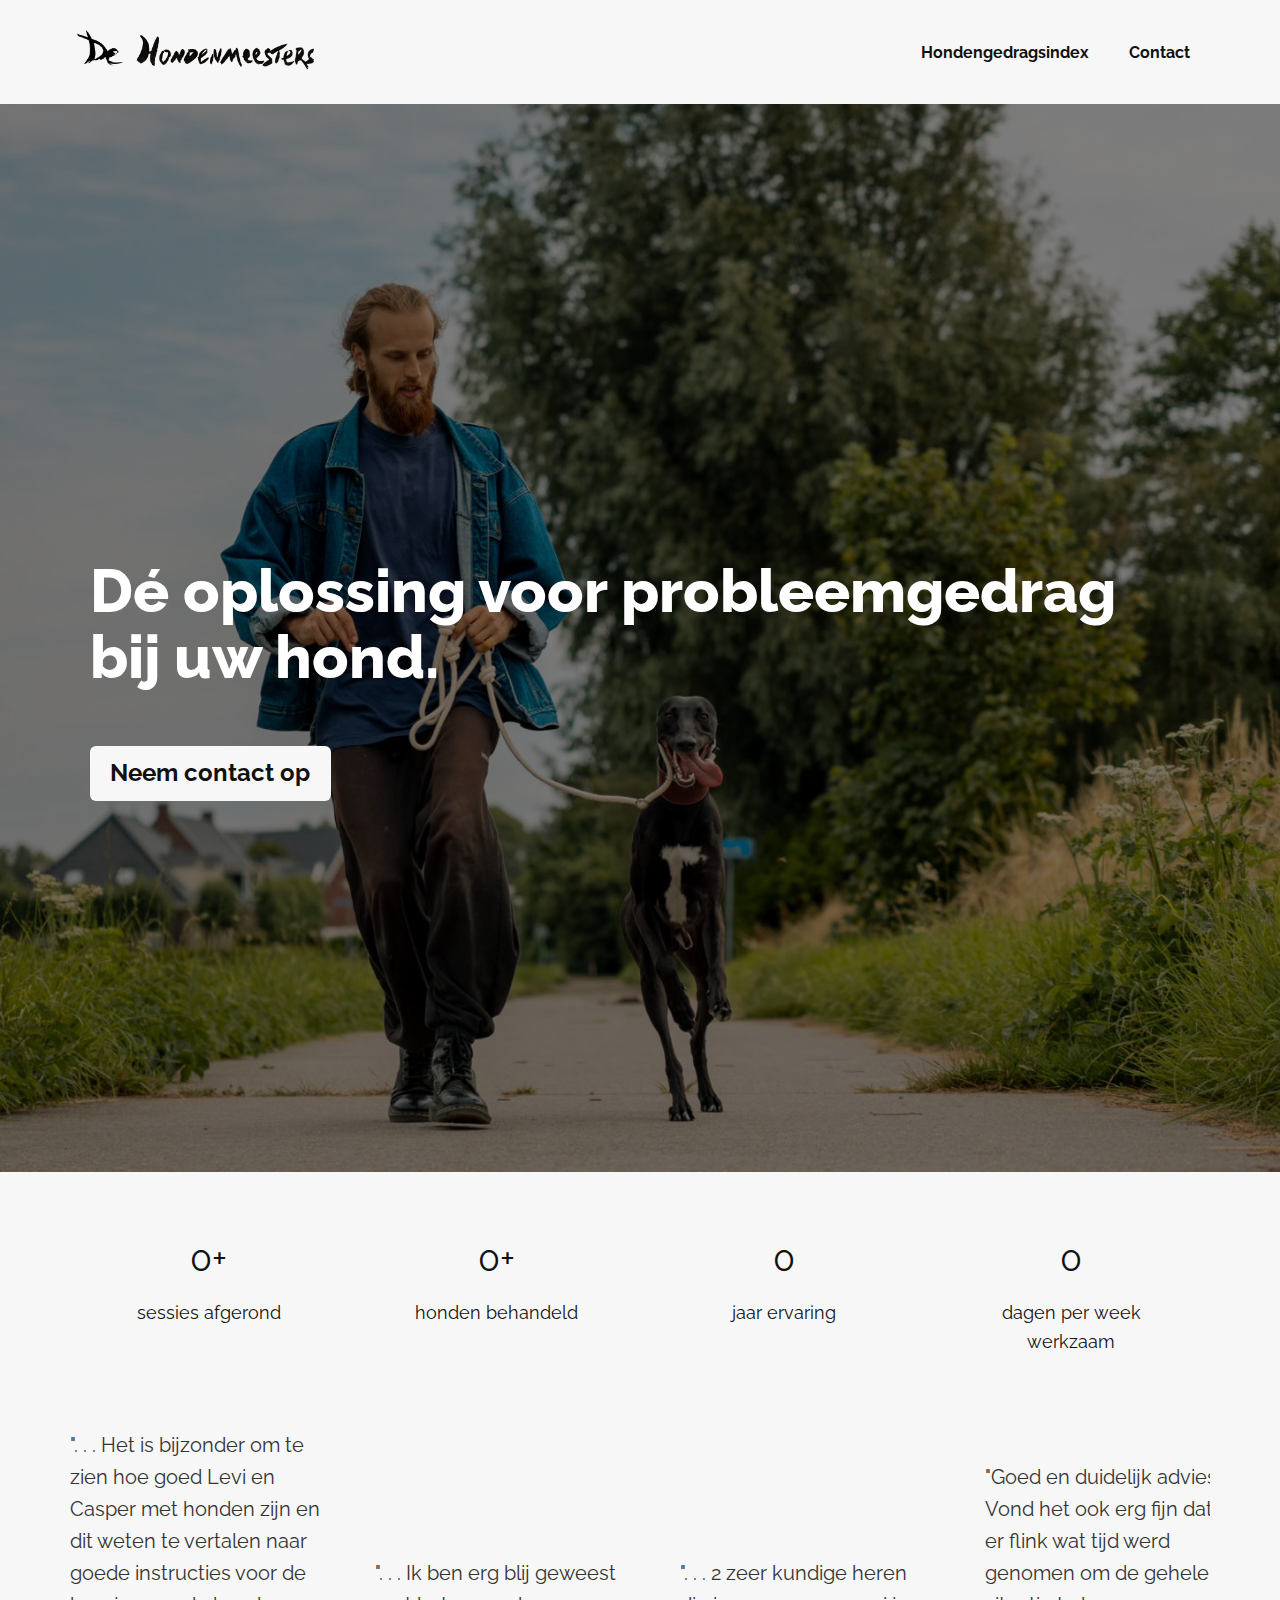
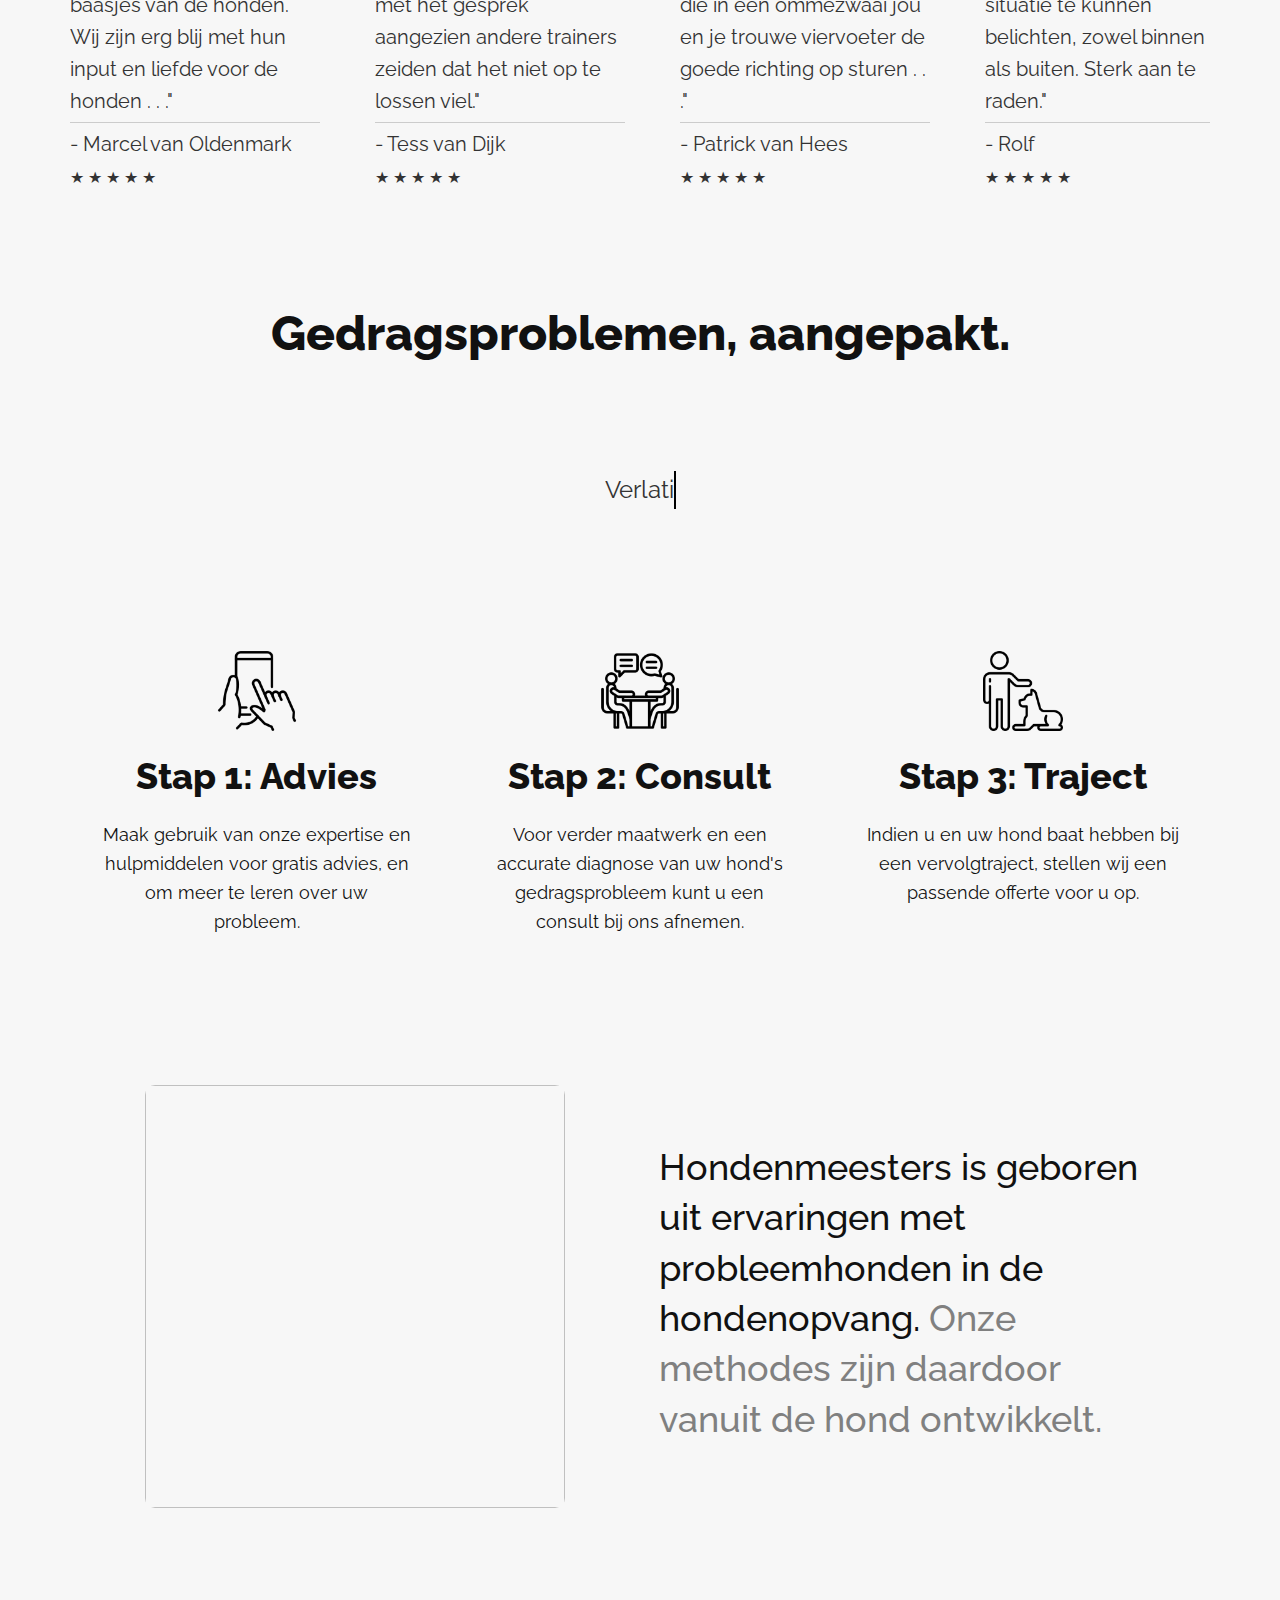
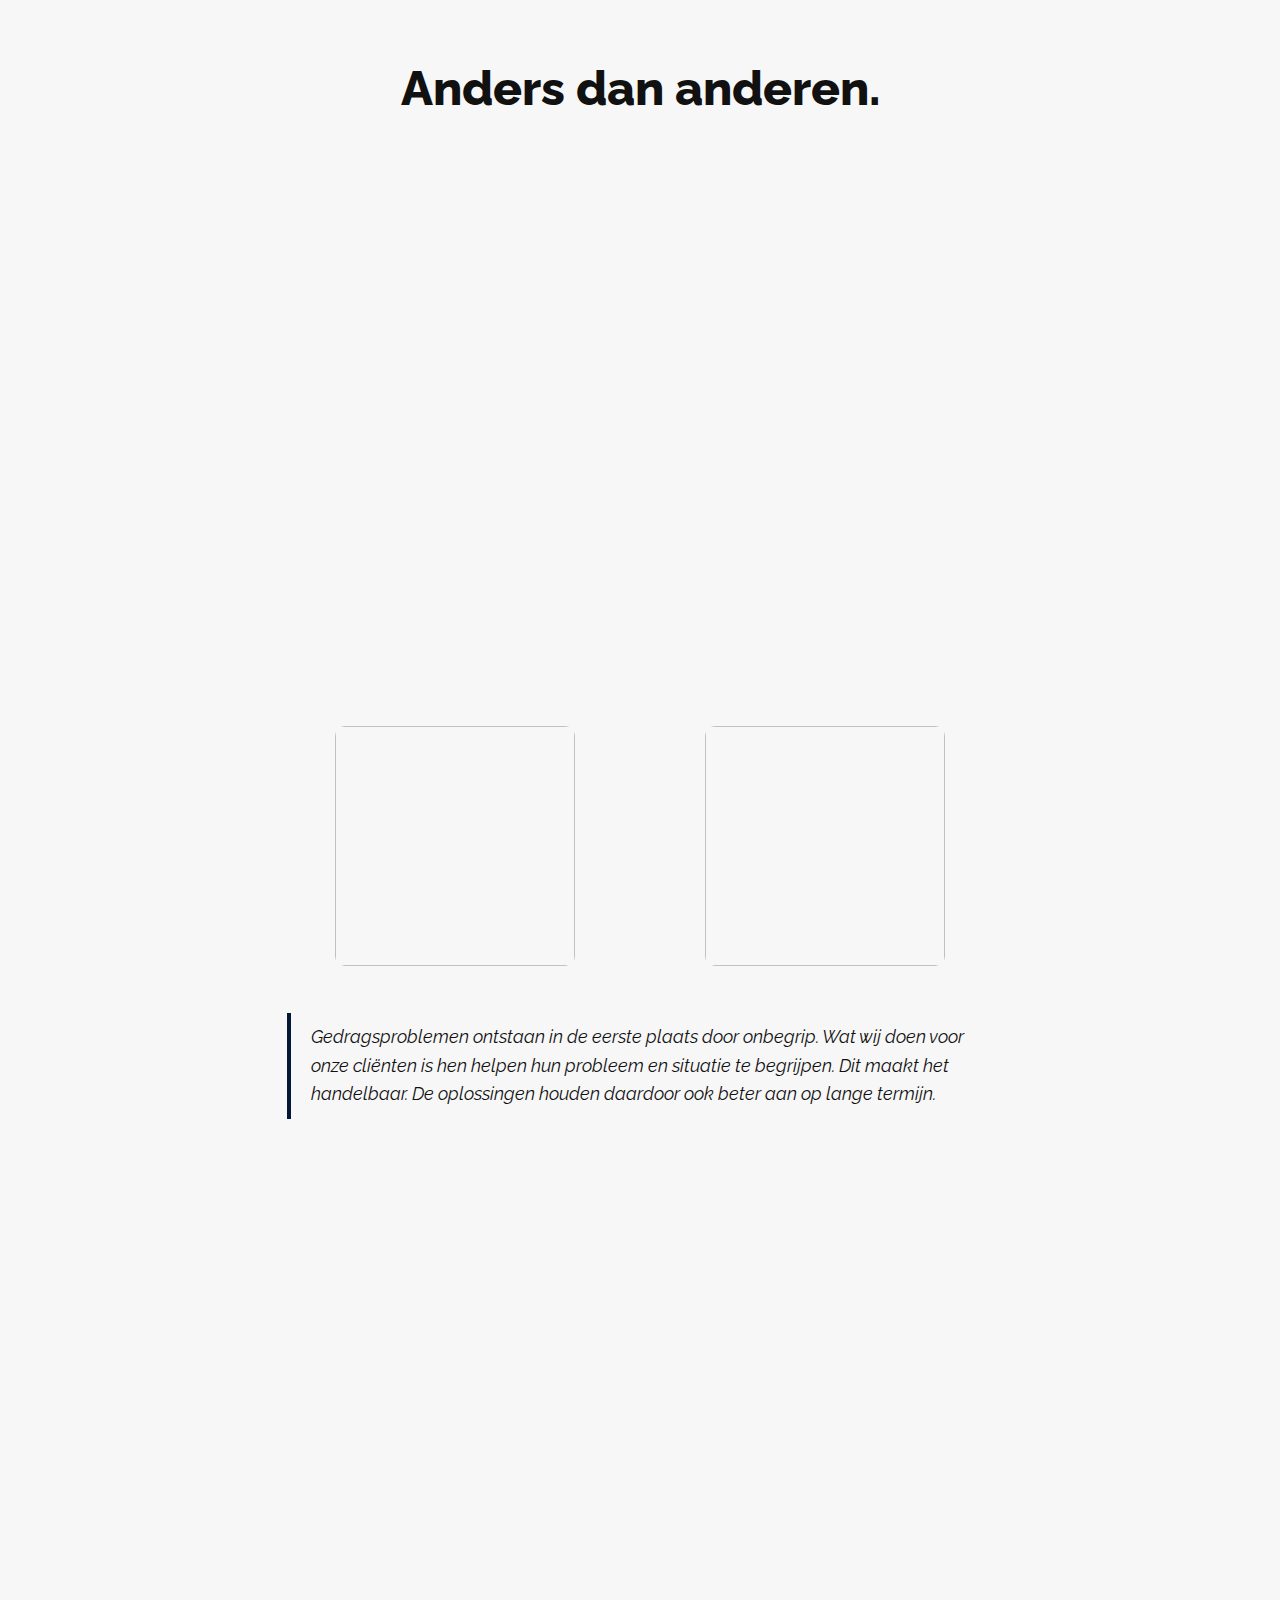
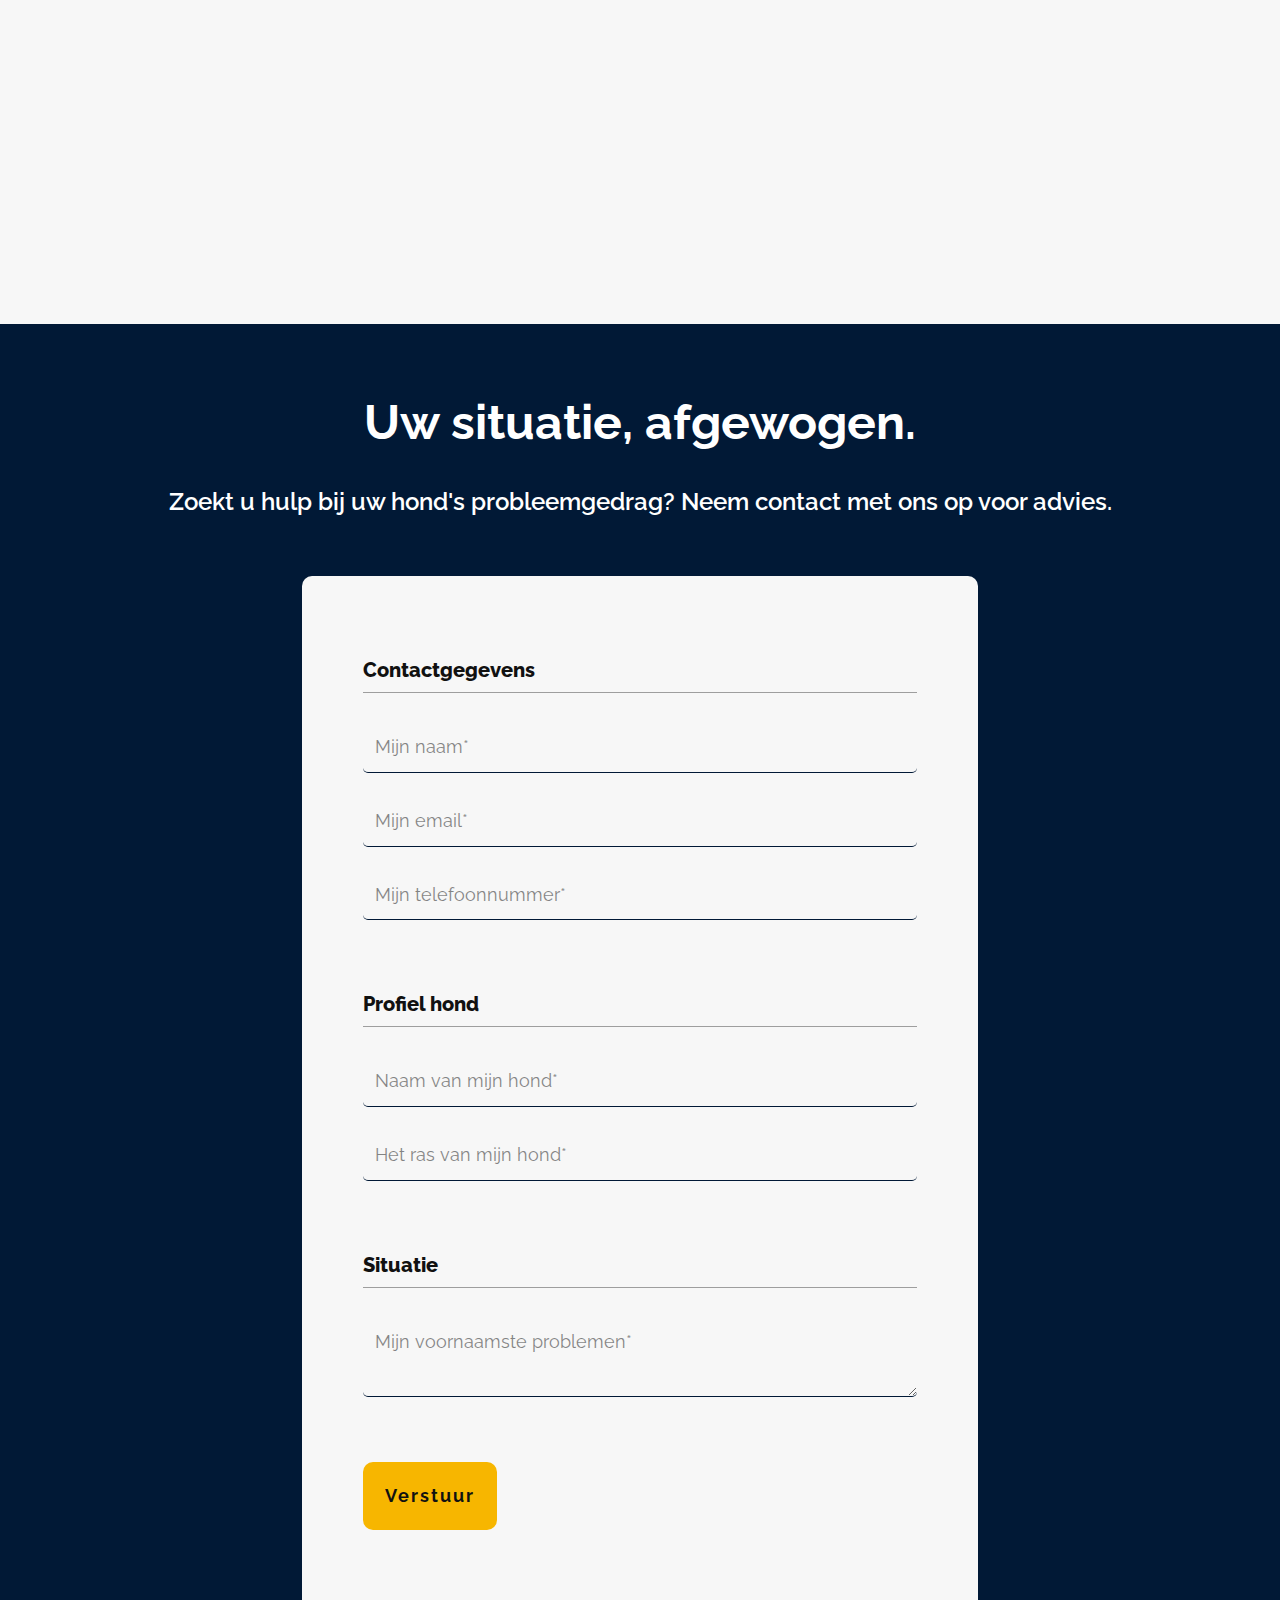
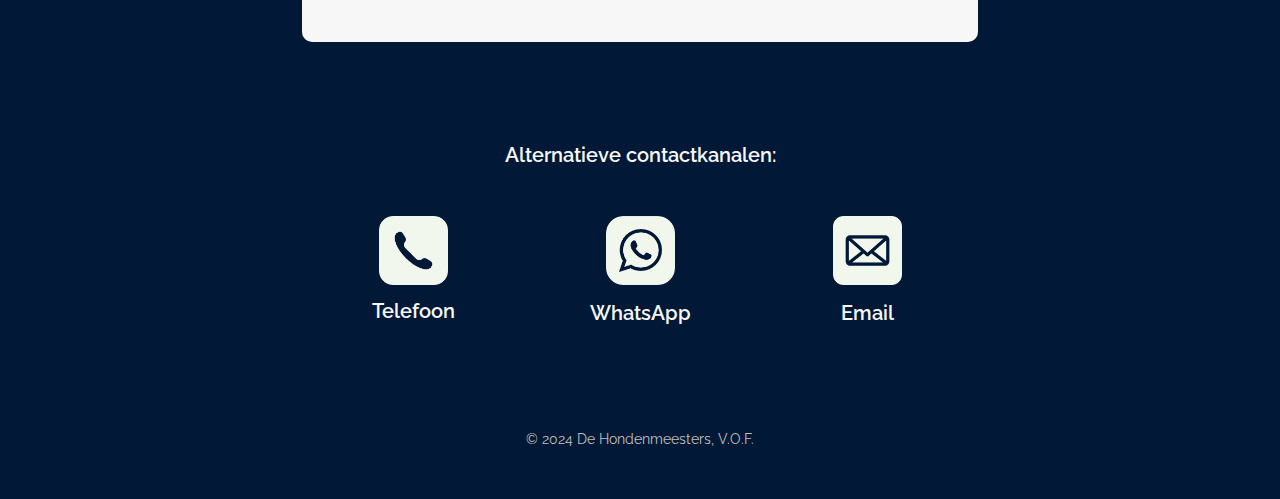
<file: index.html>
<!DOCTYPE html>
<html style="font-size: 16px;" lang="nl-NL"><head>
    <meta name="viewport" content="width=device-width, initial-scale=1.0">
    <meta charset="utf-8">
    <meta name="keywords" content="hondentrainer, hond gedragsdeskundige, hondengedragstherapeut, probleemgedrag hond, blaffen, hond blaft veel, verlatingsangst, hond trekt aan de lijn, puppycursus, hond gedragstherapeut, honden gedragsdeskundige, honden psycholoog, oplossen probleemgedrag hond, verhelpen probleemgedrag hond, hond therapie, noord-holland">
    <meta name="description" content="Honden-gedragsdeskundigen gespecialiseerd in probleemgedrag en gedragstherapie bij uw hond. Valt uw hond uit? Heeft uw hond verlatingsangst? Blaft uw hond veel? Trekt uw hond aan de lijn? Wij hebben ervaring met het oplossen van uitval, agressie, verlatingsangst, trekken aan de lijn, overmatig blaffen, bezittelijkheid, springen, ongehoorzaamheid, los lopen, baknijd, bijtneigingen, en meer. Wij brengen bezoek aan huis, rekenen geen uurtarief, en stellen uw situatie centraal. Aanbevolen door dierenartsen en gedragsdeskundigen. Operatief in heel Nederland, met nadruk op omgeving Noord-Holland, Utrecht, Zuid-Holland—actief in Hoorn, Alkmaar, Medemblik, Den Helder. ">
    <title>Hondenmeesters | Dé oplossing voor probleemgedrag </title>
<!-- Google Tag Manager -->
    <script>(function(w,d,s,l,i){w[l]=w[l]||[];w[l].push({'gtm.start':
    new Date().getTime(),event:'gtm.js'});var f=d.getElementsByTagName(s)[0],
    j=d.createElement(s),dl=l!='dataLayer'?'&l='+l:'';j.async=true;j.src=
    'https://www.googletagmanager.com/gtm.js?id='+i+dl;f.parentNode.insertBefore(j,f);
    })(window,document,'script','dataLayer','GTM-PW8QS8K');</script>
    <!-- End Google Tag Manager -->
    <link rel="stylesheet" href="nicepage.css" media="screen">
<link rel="stylesheet" href="Hondenmeesters.css" media="screen">
    <script class="u-script" type="text/javascript" src="jquery.js" defer=""></script>
    <script class="u-script" type="text/javascript" src="nicepage.js" defer=""></script>
    <meta name="generator" content="Nicepage 6.2.1, nicepage.com">
    <meta name="referrer" content="origin">
    <meta property="og:title" content="Hondenmeesters | Dé aanpak voor probleemgedrag">
    <meta property="og:description" content="Gedragsdeskundigen gespecialiseerd in probleemgedrag. Ervaring met agressie, verlatingsangst, blaffen, springen, en meer. Geen uurtarief, uw situatie centraal, en gericht op vaardigheid. Aanbevolen door dierenartsen en gedragsdeskundigen. Operatief omgeving Noord-Holland, Utrecht, Zuid-Holland—actief in Hoorn, Alkmaar, Medemblik, Den Helder. Neem contact met ons op voor advies voor uw situatie. ">
    <meta property="og:image" content="images/hero1.jpg">
    <meta property="og:url" content="hondenmeesters.com">
    <script async="async" src="https://www.googletagmanager.com/gtag/js?id=G-TG863QR2G8"></script>
    <script> window.dataLayer = window.dataLayer || [];
  function gtag(){dataLayer.push(arguments);}
  gtag('js', new Date());
  gtag('config', 'G-TG863QR2G8'); </script>
    <script> (function(h,o,t,j,a,r){
        h.hj=h.hj||function(){(h.hj.q=h.hj.q||[]).push(arguments)};
        h._hjSettings={hjid:3802335,hjsv:6};
        a=o.getElementsByTagName('head')[0];
        r=o.createElement('script');r.async=1;
        r.src=t+h._hjSettings.hjid+j+h._hjSettings.hjsv;
        a.appendChild(r);
    })(window,document,'https://static.hotjar.com/c/hotjar-','.js?sv='); </script>
    
    <link rel="icon" href="images/favicon1.png">
    <link id="u-theme-google-font" rel="stylesheet" href="https://fonts.googleapis.com/css?family=Raleway:100,100i,200,200i,300,300i,400,400i,500,500i,600,600i,700,700i,800,800i,900,900i">
    
    
    
    
    
    
    
    
    
    
    
    
    
    
    
    
    
    <script type="application/ld+json">{
		"@context": "http://schema.org",
		"@type": "Organization",
		"name": "Hondenmeesters",
		"logo": "images/Hondenmeesters.png"
}</script>
    <meta name="theme-color" content="#404040">
    <meta property="og:type" content="website">
  <script>
    function gdprConfirmed() {
        return true;
    }
    function dynamicLoadScript(src) {
        var script = document.createElement('script');
        script.src = src && typeof src === 'string' ? src : 'https://www.google.com/recaptcha/api.js?render=6LdiTUkpAAAAAB69DzAXCWTbP8_-7HA06xJzA5Zq';
        script.async = true;
        document.body.appendChild(script);
        script.onload = function() {
            let event = new CustomEvent("recaptchaLoaded");
            document.dispatchEvent(event);
        };
    }
    document.addEventListener('DOMContentLoaded', function () {
        var confirmButton = document.querySelector('.u-cookies-consent .u-button-confirm');
        if (confirmButton) {
            confirmButton.onclick = dynamicLoadScript;
        }
    });
    </script>
    <script>
        document.addEventListener("DOMContentLoaded", function(){
            if (!gdprConfirmed()) {
                return;
            }
            dynamicLoadScript();
        });
    </script>
    <script>
        document.addEventListener("recaptchaLoaded", function() {
            if (!gdprConfirmed()) {
                return;
            }
            (function (grecaptcha, sitekey, actions) {
                var recaptcha = {
                    execute: function (action, submitFormCb) {
                        try {
                            grecaptcha.execute(
                                sitekey,
                                {action: action}
                            ).then(function (token) {
                                var forms = document.getElementsByTagName('form');

                                for (var i = 0; i < forms.length; i++) {
                                    var fields = forms[i].getElementsByTagName('input');

                                    for (var j = 0; j < fields.length; j++) {
                                        var field = fields[j];

                                        if ('recaptchaResponse' === field.getAttribute('name')) {
                                            field.setAttribute('value', token);
                                            break;
                                        }
                                    }
                                }
                                submitFormCb();
                            });
                        } catch (e) {
                            var formError = document.querySelector('.u-form-send-error');

                            if (formError) {
                                formError.innerText = 'Site Owner Error: ' + e.message.replace(/:[\s\S]*/, '');
                                formError.style.display = 'block';
                            }
                        }
                    },

                    executeContact: function (submitFormCb) {
                        recaptcha.execute(actions['contact'], submitFormCb);
                    }
                };

                window.recaptchaObject = recaptcha;
            })(
                grecaptcha,
                
                '6LdiTUkpAAAAAB69DzAXCWTbP8_-7HA06xJzA5Zq',
                {'contact': 'contact'}
            );
        });
    </script>
<meta data-intl-tel-input-cdn-path="intlTelInput/"></head>
  <body data-home-page="Hondenmeesters.html" data-home-page-title="Hondenmeesters" data-path-to-root="./" data-include-products="false" class="u-body u-palette-3-base u-xl-mode" data-lang="nl" data-lang-en="{&quot;head-title&quot;:&quot;Hondenmeesters | Dé aanpak voor gedragsproblemen&quot;,&quot;head-keywords&quot;:&quot;hondentrainer, gedragsdeskundige, hondengedragstherapeut, kynoloog, uitvalgedrag, blaffen, verlatingsangst, trekken aan de lijn&quot;,&quot;head-description&quot;:&quot;&quot;}" data-lang-nl="{&quot;head-title&quot;:&quot;Hondenmeesters | Dé aanpak voor gedragsproblemen&quot;,&quot;head-keywords&quot;:&quot;hondentrainer, gedragsdeskundige, hondengedragstherapeut, kynoloog, uitvalgedrag, blaffen, verlatingsangst, trekken aan de lijn&quot;,&quot;head-description&quot;:&quot;&quot;}"><!-- Google Tag Manager (noscript) -->
    <noscript><iframe src="https://www.googletagmanager.com/ns.html?id=GTM-PW8QS8K" height="0" width="0" style="display:none;visibility:hidden"></iframe></noscript>
<!-- End Google Tag Manager (noscript) --><header class="u-clearfix u-header u-palette-3-base u-sticky u-sticky-986b u-header" id="sec-a3c9"><div class="u-clearfix u-sheet u-valign-middle-xs u-sheet-1">
        <a href="Hondenmeesters.html" class="u-image u-logo u-image-1" data-image-width="822" data-image-height="210" title="Home">
          <img src="images/Hondenmeesters.png" class="u-logo-image u-logo-image-1">
        </a>
        <nav class="u-menu u-menu-one-level u-menu-open-right u-offcanvas u-menu-1" data-responsive-from="MD">
          <div class="menu-collapse" style="font-size: 1rem; letter-spacing: 0px; font-weight: 700;">
            <a class="u-button-style u-custom-left-right-menu-spacing u-custom-padding-bottom u-custom-text-active-color u-custom-text-color u-custom-text-hover-color u-custom-top-bottom-menu-spacing u-nav-link u-text-active-palette-1-base u-text-hover-palette-2-base" href="#" data-lang-en="{&quot;content&quot;:&quot;<svg class=\&quot;u-svg-link\&quot; viewBox=\&quot;0 0 24 24\&quot;><use xmlns:xlink=\&quot;http://www.w3.org/1999/xlink\&quot; xlink:href=\&quot;#menu-hamburger\&quot;></use></svg><svg class=\&quot;u-svg-content\&quot; version=\&quot;1.1\&quot; id=\&quot;menu-hamburger\&quot; viewBox=\&quot;0 0 16 16\&quot; x=\&quot;0px\&quot; y=\&quot;0px\&quot; xmlns:xlink=\&quot;http://www.w3.org/1999/xlink\&quot; xmlns=\&quot;http://www.w3.org/2000/svg\&quot;>    <g>        <rect y=\&quot;1\&quot; width=\&quot;16\&quot; height=\&quot;2\&quot;></rect>        <rect y=\&quot;7\&quot; width=\&quot;16\&quot; height=\&quot;2\&quot;></rect>        <rect y=\&quot;13\&quot; width=\&quot;16\&quot; height=\&quot;2\&quot;></rect>    </g></svg>&quot;,&quot;href&quot;:&quot;#&quot;}" data-lang-nl="{&quot;content&quot;:&quot;<svg class=\&quot;u-svg-link\&quot; viewBox=\&quot;0 0 24 24\&quot;><use xmlns:xlink=\&quot;http://www.w3.org/1999/xlink\&quot; xlink:href=\&quot;#menu-hamburger\&quot;></use></svg><svg class=\&quot;u-svg-content\&quot; version=\&quot;1.1\&quot; id=\&quot;menu-hamburger\&quot; viewBox=\&quot;0 0 16 16\&quot; x=\&quot;0px\&quot; y=\&quot;0px\&quot; xmlns:xlink=\&quot;http://www.w3.org/1999/xlink\&quot; xmlns=\&quot;http://www.w3.org/2000/svg\&quot;>    <g>        <rect y=\&quot;1\&quot; width=\&quot;16\&quot; height=\&quot;2\&quot;></rect>        <rect y=\&quot;7\&quot; width=\&quot;16\&quot; height=\&quot;2\&quot;></rect>        <rect y=\&quot;13\&quot; width=\&quot;16\&quot; height=\&quot;2\&quot;></rect>    </g></svg>&quot;,&quot;href&quot;:&quot;#&quot;}">
              <svg class="u-svg-link" viewBox="0 0 24 24"><use xmlns:xlink="http://www.w3.org/1999/xlink" xlink:href="#menu-hamburger"></use></svg>
              <svg class="u-svg-content" version="1.1" id="menu-hamburger" viewBox="0 0 16 16" x="0px" y="0px" xmlns:xlink="http://www.w3.org/1999/xlink" xmlns="http://www.w3.org/2000/svg"><g><rect y="1" width="16" height="2"></rect><rect y="7" width="16" height="2"></rect><rect y="13" width="16" height="2"></rect>
</g></svg>
            </a>
          </div>
          <div class="u-custom-menu u-nav-container">
            <ul class="u-nav u-unstyled u-nav-1"><li class="u-nav-item"><a class="u-button-style u-nav-link u-text-active-palette-4-base u-text-body-color u-text-hover-palette-1-base" href="https://www.hondengedragsindex.nl/" target="_blank" data-lang-en="{&quot;content&quot;:&quot;Hondengedragsindex&quot;,&quot;href&quot;:&quot;https://www.hondengedragsindex.nl&quot;}" data-lang-nl="{&quot;content&quot;:&quot;Advies&quot;,&quot;href&quot;:&quot;#&quot;}" style="padding: 10px 20px;">Hondengedragsindex</a>
</li><li class="u-nav-item"><a class="u-button-style u-nav-link u-text-active-palette-4-base u-text-body-color u-text-hover-palette-1-base" href="Hondenmeesters.html#sec-b9be" data-lang-en="{&quot;content&quot;:&quot;Contact&quot;,&quot;href&quot;:&quot;703823530#sec-b9be&quot;}" data-lang-nl="{&quot;content&quot;:&quot;Contact&quot;,&quot;href&quot;:&quot;Contact.html&quot;}" style="padding: 10px 20px;">Contact</a>
</li></ul>
          </div>
          <div class="u-custom-menu u-nav-container-collapse">
            <div class="u-container-style u-inner-container-layout u-palette-3-base u-sidenav">
              <div class="u-inner-container-layout u-sidenav-overflow">
                <div class="u-menu-close"></div>
                <ul class="u-align-center u-custom-font u-heading-font u-nav u-popupmenu-items u-unstyled u-nav-2"><li class="u-nav-item"><a class="u-button-style u-nav-link" href="https://www.hondengedragsindex.nl/" target="_blank" data-lang-en="{&quot;content&quot;:&quot;Hondengedragsindex&quot;,&quot;href&quot;:&quot;https://www.hondengedragsindex.nl&quot;}" data-lang-nl="{&quot;content&quot;:&quot;Advies&quot;,&quot;href&quot;:&quot;#&quot;}">Hondengedragsindex</a>
</li><li class="u-nav-item"><a class="u-button-style u-nav-link" href="Hondenmeesters.html#sec-b9be" data-lang-en="{&quot;content&quot;:&quot;Contact&quot;,&quot;href&quot;:&quot;703823530#sec-b9be&quot;}" data-lang-nl="{&quot;content&quot;:&quot;Contact&quot;,&quot;href&quot;:&quot;Contact.html&quot;}">Contact</a>
</li></ul>
              </div>
            </div>
            <div class="u-black u-menu-overlay u-opacity u-opacity-20"></div>
          </div>
        </nav>
      </div></header>
    <section class="u-align-left u-clearfix u-image u-shading lazyload u-section-1" src="" id="sec-794c" data-image-width="1448" data-image-height="1438" data-bg="url(&quot;images/hero1.jpg?rand=ee45&quot;)">
      <div class="custom-expanded u-container-style u-group u-shape-rectangle u-group-1">
        <div class="u-container-layout u-container-layout-1">
          <h1 class="u-text u-title u-text-1" data-lang-en="Dé aanpak voor probleemgedrag." data-lang-nl="Dé aanpak voor probleemgedrag." data-animation-out="0">Dé oplossing voor probleemgedrag bij uw hond.</h1>
        </div>
      </div>
      <div class="custom-expanded u-container-style u-group u-shape-rectangle u-group-2">
        <div class="u-container-layout u-container-layout-2">
          <a href="Hondenmeesters.html#sec-b9be" class="u-border-none u-btn u-btn-round u-button-style u-hover-grey-15 u-palette-3-base u-radius u-text-body-color u-text-hover-black u-btn-1" data-lang-nl="{&quot;content&quot;:&quot;Button&quot;,&quot;href&quot;:&quot;https://nicepage.cc&quot;}">Neem contact op</a>
        </div>
      </div>
      <div class="u-clearfix u-custom-html u-expanded-width u-custom-html-1">
        <div id="custom-popup-container">
          <style> #custom-popup-container {
            font-family: 'Raleway', sans-serif;
            position: absolute; /* Changed from fixed to absolute */
            right: -100%; /* Start off-screen to the right */
            bottom: 20px;
            width: 250px;
            background-color: #f7f7f7;
            border-radius: 6px 0px 0px 6px; /* top-left, top-right, bottom-right, bottom-left */
            padding: 10px;
            box-shadow: 0px 0px 10px rgba(0,0,0,0.1);
            transition: right 1.5s ease-out; /* Smooth transition for sliding in */
            z-index: 10; /* Ensure it appears above other content */
        }
        #custom-popup-container.show {
            right: 0px; /* Slide in to 0px from the right edge */
        }
        .custom-popup-text {
            color: #333;
            font-size: 14px;
        }
        @media screen and (min-width: 576px) and (max-width: 767px) {
            #custom-popup-container {
                /* Styles for landscape phones and small tablets */
                width: 300px; /* Example: moderate width for these devices */
                padding: 14px;
                margin-top: 64px;
            }
            #custom-popup-container.show {
                right: 0px; /* Slide in to 0px from the right edge */
            }
            .custom-popup-text {
                font-size: 16px; /* Example: slightly larger text */
                /* More styles as needed */
            }
        }
        /* Media query for desktop screens */
        @media screen and (min-width: 768px) {
            #custom-popup-container {
                /* Desktop specific styles here */
                width: 400px; /* Example: wider popup for desktop */
                padding: 16px;
            }
            #custom-popup-container.show {
                right: 0px; /* Slide in to 0px from the right edge */
            }
            .custom-popup-text {
                font-size: 18px; /* Example: larger text for desktop */
                /* More desktop-specific text styles as needed */
            }
        } </style>
          <div class="custom-popup-text">
            <em>Aanbevolen door dierenartsen</em>
          </div>
        </div>
        <script> // Function to show the popup
    function showPopup() {
        const popup = document.getElementById('custom-popup-container');
        popup.classList.add('show');
    }
    // Call the function after a delay (e.g., 2 seconds after page load)
    window.onload = function() {
        setTimeout(showPopup, 1000);
    }; </script>
      </div>
    </section>
    <section class="u-clearfix u-hidden-md u-hidden-sm u-hidden-xs u-palette-3-base u-section-2" id="sec-e99a">
      <div class="u-clearfix u-sheet u-valign-middle u-sheet-1">
        <div class="u-expanded-width u-list u-list-1">
          <div class="u-repeater u-repeater-1">
            <div class="u-align-center u-container-style u-list-item u-repeater-item">
              <div class="u-container-layout u-similar-container u-container-layout-1">
                <h1 class="u-text u-title u-text-1" data-animation-name="counter" data-animation-event="scroll" data-animation-duration="3000">100+</h1>
                <p class="u-text u-text-2">sessies afgerond</p>
              </div>
            </div>
            <div class="u-align-center u-container-style u-list-item u-repeater-item">
              <div class="u-container-layout u-similar-container u-container-layout-2">
                <h1 class="u-text u-title u-text-3" data-animation-name="counter" data-animation-event="scroll" data-animation-duration="3000">1000+</h1>
                <p class="u-text u-text-4">honden behandeld</p>
              </div>
            </div>
            <div class="u-align-center u-container-style u-list-item u-repeater-item">
              <div class="u-container-layout u-similar-container u-container-layout-3">
                <h1 class="u-text u-title u-text-5" data-animation-name="counter" data-animation-event="scroll" data-animation-duration="3000">8</h1>
                <p class="u-text u-text-6">jaar ervaring</p>
              </div>
            </div>
            <div class="u-align-center u-container-style u-list-item u-repeater-item">
              <div class="u-container-layout u-similar-container u-container-layout-4">
                <h1 class="u-text u-title u-text-7" data-animation-name="counter" data-animation-event="scroll" data-animation-duration="3000">7</h1>
                <p class="u-text u-text-8">dagen per week werkzaam</p>
              </div>
            </div>
          </div>
        </div>
      </div>
    </section>
    <section class="u-clearfix u-hidden-lg u-hidden-sm u-hidden-xl u-hidden-xs u-section-3" id="carousel_1622">
      <div class="u-clearfix u-sheet u-valign-middle u-sheet-1">
        <div class="u-expanded-width u-list u-list-1">
          <div class="u-repeater u-repeater-1">
            <div class="u-align-center u-container-style u-list-item u-repeater-item">
              <div class="u-container-layout u-similar-container u-container-layout-1">
                <h1 class="u-text u-title u-text-1" data-animation-name="counter" data-animation-event="scroll" data-animation-duration="3000">100+</h1>
                <p class="u-text u-text-2">sessies afgerond</p>
              </div>
            </div>
            <div class="u-align-center u-container-style u-list-item u-repeater-item">
              <div class="u-container-layout u-similar-container u-container-layout-2">
                <h1 class="u-text u-title u-text-3" data-animation-name="counter" data-animation-event="scroll" data-animation-duration="3000">1000+</h1>
                <p class="u-text u-text-4">honden behandeld</p>
              </div>
            </div>
            <div class="u-align-center u-container-style u-list-item u-repeater-item">
              <div class="u-container-layout u-similar-container u-container-layout-3">
                <h1 class="u-text u-title u-text-5" data-animation-name="counter" data-animation-event="scroll" data-animation-duration="3000">8</h1>
                <p class="u-text u-text-6">jaar ervaring</p>
              </div>
            </div>
          </div>
        </div>
      </div>
    </section>
    <section class="u-clearfix u-hidden-lg u-hidden-md u-hidden-xl u-hidden-xs u-section-4" id="carousel_0e25">
      <div class="u-clearfix u-sheet u-valign-middle u-sheet-1">
        <div class="u-expanded-width u-list u-list-1">
          <div class="u-repeater u-repeater-1">
            <div class="u-align-center u-container-style u-list-item u-repeater-item">
              <div class="u-container-layout u-similar-container u-container-layout-1">
                <h1 class="u-text u-title u-text-1" data-animation-name="counter" data-animation-event="scroll" data-animation-duration="3000">100+</h1>
                <p class="u-text u-text-2">sessies afgerond</p>
              </div>
            </div>
            <div class="u-align-center u-container-style u-list-item u-repeater-item">
              <div class="u-container-layout u-similar-container u-container-layout-2">
                <h1 class="u-text u-title u-text-3" data-animation-name="counter" data-animation-event="scroll" data-animation-duration="3000">1000+</h1>
                <p class="u-text u-text-4">honden behandeld</p>
              </div>
            </div>
            <div class="u-align-center u-container-style u-list-item u-repeater-item">
              <div class="u-container-layout u-similar-container u-container-layout-3">
                <h1 class="u-text u-title u-text-5" data-animation-name="counter" data-animation-event="scroll" data-animation-duration="3000">8</h1>
                <p class="u-text u-text-6">jaar ervaring</p>
              </div>
            </div>
          </div>
        </div>
      </div>
    </section>
    <section class="u-clearfix u-palette-3-base u-section-5" id="carousel_c4f3">
      <div class="u-clearfix u-sheet u-sheet-1">
        <div class="u-clearfix u-custom-html u-expanded-width u-custom-html-1">
          <div id="levi-review-animation-block">
            <style> /* Style the scrollbar track (background) */
        #levi-review-animation-block::-webkit-scrollbar-track {
            background-color: transparent; /* or any color you want */
            border-radius: 10px;
            margin-block: 10px; /* Creates space above and below the track */
        }
        /* Style the scrollbar thumb (the part that you drag) */
        #levi-review-animation-block::-webkit-scrollbar-thumb {
            background-color: #b3b3b3; /* or any color you want */
            border-radius: 10px;
            border: 4px solid transparent; /* Creates padding around the thumb */
            background-clip: content-box; /* Ensures the padding doesn't affect the color */
        }
        /* Define the width or height of the scrollbar */
        #levi-review-animation-block::-webkit-scrollbar {
            height: 12px; /* or any size you want */
        }
        #levi-review-animation-block {
            font-family: 'Raleway', sans-serif;
            font-size: 20px;
            color: #333;
            overflow-x: auto; /* Enables horizontal scrolling */
            white-space: nowrap; /* Ensures items are in a single line */
            width: 100%;
            box-sizing: border-box;
            margin-bottom: 20px;
        }
        .levi-review-ticker {
            padding-bottom: 20px; /* Adjust this value as needed */
            box-sizing: content-box; /* This ensures the padding does not affect the width of the ticker */
            display: inline-block; /* Align items in a single row */
        }
        .levi-review-item {
            padding-bottom: 20px; /* Adjust this value as needed */
            box-sizing: content-box; /* This ensures the padding does not affect the width of the ticker */
            display: inline-block; /* Use inline-block for horizontal alignment */
            max-width: 250px; /* Maximum width for each review */
            margin-right: 50px; /* Space between reviews */
            text-align: left;
            vertical-align: bottom; /* Align the content to the top */
            white-space: normal; /* Allow text wrapping inside each review */
            margin-top: 32px;
        }
        .levi-review-text, .review-rating {
            display: block; /* Makes the text appear above the name */
        }
        .levi-review-text {
            border-bottom: 1px solid #ccc; /* Horizontal line below the review text */
            margin-bottom: 5px; /* Space between the text and the line */
            padding-bottom: 5px; /* Space between the text and the line */
        }
        .levi-review-rating {
            font-size: 16px; /* Smaller font size for rating */
            margin-top: 5px; /* Space between the name and the rating */
        } </style>
            <div class="levi-review-ticker" id="levireviewTicker">
              <span class="levi-review-item">
                <span class="levi-review-text">". . . Het is bijzonder om te zien hoe goed Levi en Casper met honden zijn en dit weten te vertalen naar goede instructies voor de baasjes van de honden. Wij zijn erg blij met hun input en liefde voor de honden . . ."</span> - Marcel van Oldenmark <br>
                <span class="levi-review-rating">★ ★ ★ ★ ★</span>
              </span>
              <span class="levi-review-item">
                <span class="levi-review-text">". . . Ik ben erg blij geweest met het gesprek aangezien andere trainers zeiden dat het niet op te lossen viel."</span> - Tess van Dijk <br>
                <span class="levi-review-rating">★ ★ ★ ★ ★</span>
              </span>
              <span class="levi-review-item">
                <span class="levi-review-text">". . . 2 zeer kundige heren die in een ommezwaai jou en je trouwe viervoeter de goede richting op sturen . . ."</span> - Patrick van Hees <br>
                <span class="levi-review-rating">★ ★ ★ ★ ★</span>
              </span>
              <span class="levi-review-item">
                <span class="levi-review-text">"Goed en duidelijk advies. Vond het ook erg fijn dat er flink wat tijd werd genomen om de gehele situatie te kunnen belichten, zowel binnen als buiten. Sterk aan te raden."</span> - Rolf <br>
                <span class="levi-review-rating">★ ★ ★ ★ ★</span>
              </span>
              <span class="levi-review-item">
                <span class="levi-review-text">". . . ze stoppen pas als het (realistische) doel behaald is . . ."</span> - Eefje Fehres <br>
                <span class="levi-review-rating">★ ★ ★ ★ ★</span>
              </span>
              <span class="levi-review-item">
                <span class="levi-review-text">"De hondenmeesters hebben mijn hond en mij goed geholpen met duidelijk advies. <br> Wij zijn zeer tevreden!"
                </span> - Hans Donk <br>
                <span class="levi-review-rating">★ ★ ★ ★ ★</span>
              </span>
            </div>
          </div>
        </div>
      </div>
    </section>
    <section class="u-clearfix u-palette-3-base u-section-6" id="sec-055c">
      <div class="u-clearfix u-sheet u-sheet-1">
        <h2 class="u-align-center u-text u-text-1" data-lang-nl="Gedragsproblemen, aangepakt.">Gedragsproblemen, aangepakt.</h2>
        <div class="custom-expanded u-align-center u-clearfix u-custom-html u-custom-html-1">
          <div id="text-animation-block">
            <div id="text-animation-container">
              <p>&nbsp;</p><!-- Initialized with a non-breaking space -->
            </div>
            <script> (function() {
            const textPrompts = ["Verlatingsangst", "Trekken aan de lijn", "Overmatig blaffen", "Uitvalgedrag", "Agressie", "Bezittelijkheid", "Baknijd", "Bijtneigingen"];
            const container = document.querySelector("#text-animation-block #text-animation-container p");
            let currentPrompt = 0;
            let letterCount = 0;
            let reverse = false;
            let pauseDuration = 1000; // Pause duration when text is fully typed
            let lastUpdate = Date.now();
            function updateText() {
                let now = Date.now();
                let delta = now - lastUpdate;
                if (reverse) {
                    if (letterCount === 0) {
                        container.textContent = '\u00A0'; // Display a non-breaking space when no prompt is visible
                        currentPrompt = (currentPrompt + 1) % textPrompts.length;
                        reverse = false;
                        lastUpdate = now;
                    } else if (delta > 50) { // Backspacing speed
                        letterCount--;
                        lastUpdate = now;
                    }
                } else {
                    if (letterCount === textPrompts[currentPrompt].length) {
                        if (delta > pauseDuration) {
                            reverse = true;
                            lastUpdate = now;
                        }
                    } else if (delta > 100) { // Typing speed
                        letterCount++;
                        lastUpdate = now;
                    }
                }
                if (letterCount > 0) {
                    container.textContent = textPrompts[currentPrompt].substr(0, letterCount);
                }
            }
            setInterval(updateText, 50); // Interval for checking updates
        })(); </script>
          </div>
        </div>
      </div>
    </section>
    <section class="u-align-center u-clearfix u-palette-3-base u-section-7" id="sec-1d6a">
      <div class="u-align-left u-clearfix u-sheet u-valign-middle u-sheet-1">
        <div class="u-expanded-width u-list u-list-1">
          <div class="u-repeater u-repeater-1">
            <div class="u-container-style u-list-item u-repeater-item">
              <div class="u-container-layout u-similar-container u-container-layout-1"><span class="u-file-icon u-icon u-icon-1"><img src="images/4121823.png" alt=""></span>
                <h3 class="u-align-center u-text u-text-default u-text-1">Stap 1: Advies</h3>
                <p class="u-align-center u-text u-text-2">Maak gebruik van onze expertise en hulpmiddelen voor gratis advies, en om meer te leren over uw probleem.</p>
              </div>
            </div>
            <div class="u-align-center u-container-style u-list-item u-repeater-item">
              <div class="u-container-layout u-similar-container u-container-layout-2"><span class="u-file-icon u-icon u-icon-2"><img src="images/8915767.png" alt=""></span>
                <h3 class="u-align-center u-text u-text-default u-text-3">Stap 2: Consult</h3>
                <p class="u-align-center u-text u-text-4">Voor verder maatwerk en een accurate diagnose van uw hond's gedragsprobleem kunt u een consult bij ons afnemen.</p>
              </div>
            </div>
            <div class="u-container-style u-list-item u-repeater-item">
              <div class="u-container-layout u-similar-container u-container-layout-3"><span class="u-file-icon u-icon u-icon-3"><img src="images/6401099.png" alt=""></span>
                <h3 class="u-align-center u-text u-text-default u-text-5">Stap 3: Traject</h3>
                <p class="u-align-center u-text u-text-6">Indien u en uw hond baat hebben bij een vervolgtraject, stellen wij een passende offerte voor u op.</p>
              </div>
            </div>
          </div>
        </div>
      </div>
    </section>
    <section class="u-clearfix u-palette-3-base u-section-8" id="carousel_63ae">
      <div class="u-clearfix u-sheet u-sheet-1">
        <div class="u-align-left u-container-style u-expanded-width-xs u-group u-shape-rectangle u-group-1">
          <div class="u-container-layout u-container-layout-1">
            <h3 class="u-text u-text-1"> Hondenmeesters is geboren uit ervaringen met probleemhonden in de hondenopvang. <span class="u-text-grey-50">Onze methodes zijn daardoor vanuit de hond ontwikkelt.</span>
            </h3>
          </div>
        </div>
        <div class="u-container-style u-expanded-width-xs u-group u-shape-rectangle u-group-2">
          <div class="u-container-layout u-valign-middle u-container-layout-2">
            <img class="u-image u-image-round u-radius lazyload u-image-1" alt="" data-image-width="1434" data-image-height="1442" data-lang-nl="" data-src="images/maxie1.jpeg">
          </div>
        </div>
      </div>
    </section>
    <section class="u-align-center u-clearfix u-palette-3-base u-section-9" id="sec-5aaf">
      <div class="u-clearfix u-sheet u-valign-middle-lg u-valign-middle-md u-valign-middle-xl u-sheet-1">
        <h2 class="u-text u-text-default u-text-1" data-lang-en="Werkwijze" data-lang-nl="Werkwijze">Anders dan anderen.</h2>
        <div class="u-expanded-width-xs u-list u-list-1">
          <div class="u-repeater u-repeater-1">
            <div class="u-container-style u-list-item u-repeater-item">
              <div class="u-container-layout u-similar-container u-container-layout-1"><span class="u-file-icon u-icon u-icon-circle u-palette-3-base u-icon-1" data-animation-name="customAnimationIn" data-animation-duration="500" data-animation-delay="100" data-animation-out="0"><img src="images/4844425-3e9a0ca2.png" alt=""></span>
                <div class="u-container-style u-group u-group-1">
                  <div class="u-container-layout u-container-layout-2">
                    <h5 class="u-text u-text-2" data-lang-en="Geen uurtarief" data-lang-nl="Geen uurtarief" data-animation-name="customAnimationIn" data-animation-duration="500" data-animation-delay="200" data-animation-out="0">Geen uurtarief</h5>
                    <p class="u-text u-text-3" data-lang-en="Wij rekenen niet onze uren door, maar baseren onze prijzen op de kwaliteit de we kunnen leveren." data-lang-nl="Wij rekenen niet onze uren door, maar baseren onze prijzen op de kwaliteit de we kunnen leveren." data-animation-name="customAnimationIn" data-animation-duration="500" data-animation-delay="300" data-animation-out="0">Wij rekenen niet op onze uren, maar baseren onze prijzen op de kwaliteit die we kunnen leveren.</p>
                  </div>
                </div>
              </div>
            </div>
            <div class="u-container-style u-list-item u-repeater-item">
              <div class="u-container-layout u-similar-container u-container-layout-3"><span class="u-file-icon u-hover-feature u-icon u-icon-circle u-palette-3-base u-icon-2" data-animation-name="customAnimationIn" data-animation-duration="500" data-animation-out="0" data-animation-delay="400"><img src="images/3110076-d4ac9a56.png" alt=""></span>
                <div class="u-container-style u-group u-video-cover u-group-2">
                  <div class="u-container-layout u-container-layout-4">
                    <h5 class="u-text u-text-default u-text-4" data-lang-en="Geen sessielimiet" data-lang-nl="Geen sessielimiet" data-animation-name="customAnimationIn" data-animation-duration="500" data-animation-out="0" data-animation-delay="500">Uw situatie centraal</h5>
                    <p class="u-text u-text-default u-text-5" data-lang-en="Je koopt bij ons niet een vooraf-bepaald aantal sessies, maar een begeerd resultaat." data-lang-nl="Je koopt bij ons niet een vooraf-bepaald aantal sessies, maar een begeerd resultaat." data-animation-name="customAnimationIn" data-animation-duration="500" data-animation-out="0" data-animation-delay="600">Wij denken met u mee over uw probleem. Daarom komen wij aan huis, in de leefomgeving waar het zich voordoet..</p>
                  </div>
                </div>
              </div>
            </div>
            <div class="u-container-style u-list-item u-repeater-item">
              <div class="u-container-layout u-similar-container u-container-layout-5"><span class="u-file-icon u-icon u-icon-circle u-palette-3-base u-icon-3" data-animation-name="customAnimationIn" data-animation-duration="500" data-animation-out="0" data-animation-delay="700"><img src="images/11466329-49b2a4ce.png" alt=""></span>
                <div class="u-container-style u-group u-video-cover u-group-3">
                  <div class="u-container-layout u-container-layout-6">
                    <h5 class="u-text u-text-default u-text-6" data-lang-en="Gericht op vaardigheid" data-lang-nl="Gericht op vaardigheid" data-animation-name="customAnimationIn" data-animation-duration="500" data-animation-delay="800" data-animation-out="0">Gericht op vaardigheid</h5>
                    <p class="u-text u-text-default u-text-7" data-lang-en="De manier waarop we mensen trainen is hetzelfde als de manier waarop we honden trainen: <span style=&quot;font-style: italic;&quot;>conditioneren</span>." data-lang-nl="De manier waarop we mensen trainen is hetzelfde als de manier waarop we honden trainen: <span style=&quot;font-style: italic;&quot;>conditioneren</span>." data-animation-name="customAnimationIn" data-animation-duration="500" data-animation-delay="900" data-animation-out="0">Wij verkopen geen foefjes of trucjes. Concrete verandering vereist een zorgvuldige aanpak.</p>
                  </div>
                </div>
              </div>
            </div>
            <div class="u-container-style u-list-item u-repeater-item">
              <div class="u-container-layout u-similar-container u-container-layout-7"><span class="u-file-icon u-icon u-icon-circle u-palette-3-base u-icon-4" data-animation-name="customAnimationIn" data-animation-duration="500" data-animation-out="0" data-animation-delay="1000"><img src="images/3050384-4b6de646.png" alt=""></span>
                <div class="u-container-style u-group u-video-cover u-group-4">
                  <div class="u-container-layout u-container-layout-8">
                    <h5 class="u-text u-text-default u-text-8" data-lang-en="Gespecialiseerd in probleemgedrag" data-lang-nl="Gespecialiseerd in probleemgedrag" data-animation-name="customAnimationIn" data-animation-duration="500" data-animation-delay="1100" data-animation-out="0">Specialisatie in probleemgedrag</h5>
                    <p class="u-text u-text-default u-text-9" data-lang-en="Voor veel van onze cliënten zijn wij het laatste redmiddel." data-lang-nl="Voor veel van onze cliënten zijn wij het laatste redmiddel." data-animation-name="customAnimationIn" data-animation-duration="500" data-animation-delay="1200" data-animation-out="0">Voor veel van onze cliënten zijn wij een laatste redmiddel, evenals het laatste middel wat zij nodig hebben.</p>
                  </div>
                </div>
              </div>
            </div>
          </div>
        </div>
      </div>
      
    </section>
    <section class="u-clearfix u-palette-3-base u-section-10" id="carousel_fca6">
      <div class="u-clearfix u-sheet u-sheet-1">
        <div class="u-container-style u-group u-shape-rectangle u-group-1">
          <div class="u-container-layout u-valign-bottom-xs u-container-layout-1">
            <img alt="" class="u-image u-image-round u-radius lazyload u-image-1" data-image-width="1944" data-image-height="1944" data-src="images/cas3-min1.jpeg">
            <img alt="" class="u-image u-image-round u-radius lazyload u-image-2" data-image-width="1920" data-image-height="1920" data-src="images/levi3-min.jpeg">
          </div>
        </div>
        <blockquote class="u-border-palette-4-base u-text u-text-1">Gedragsproblemen ontstaan in de eerste plaats door onbegrip. Wat wij doen voor onze cliënten is hen helpen hun probleem en situatie te begrijpen. Dit maakt het handelbaar. De oplossingen houden daardoor ook beter aan op lange termijn.</blockquote>
        <p class="u-align-right u-text u-text-2" data-lang-nl="Sample text. Click to select the Text Element." data-animation-name="customAnimationIn" data-animation-duration="2500" data-animation-delay="1000" data-animation-out="0">— Oprichters Casper &amp; Levi</p>
      </div>
    </section>
    <section class="u-align-center u-clearfix u-palette-3-base u-section-11" id="sec-8112">
      <div class="u-clearfix u-sheet u-sheet-1">
        <div class="u-container-style u-expanded-width u-group u-shape-rectangle u-group-1">
          <div class="u-container-layout u-container-layout-1">
            <img class="u-absolute-hcenter u-expanded-height u-image u-image-contain u-image-default u-preserve-proportions lazyload u-image-1" alt="" data-image-width="2500" data-image-height="2500" data-lang-nl="" data-animation-name="customAnimationIn" data-animation-duration="2000" data-animation-out="0" data-src="images/HLogoEdited2.png">
          </div>
        </div>
        <div class="u-container-style u-expanded-width u-group u-shape-rectangle u-group-2">
          <div class="u-container-layout u-container-layout-2">
            <h2 class="u-text u-text-1" data-animation-name="customAnimationIn" data-animation-duration="2500" data-animation-delay="1000" data-animation-out="0"> Wij zijn toegewijd aan het vinden van passende oplossingen voor probleemsituaties, <span class="u-text-grey-50">en het inbrengen van blijvende veranderingen die de band tussen mens en hond bevordert.</span>
              <br>
            </h2>
          </div>
        </div>
      </div>
    </section>
    <section class="u-clearfix u-palette-4-base u-section-12" id="sec-b9be">
      <div class="u-clearfix u-sheet u-sheet-1">
        <div class="data-layout-selected u-clearfix u-expanded-width u-layout-wrap u-layout-wrap-1">
          <div class="u-layout">
            <div class="u-layout-col">
              <div class="u-align-center u-container-style u-layout-cell u-size-60 u-layout-cell-1">
                <div class="u-container-layout u-container-layout-1">
                  <h2 class="u-text u-text-1">Uw situatie, afgewogen.</h2>
                  <h4 class="u-text u-text-2">Zoekt u hulp bij uw hond's probleemgedrag? Neem contac​t met ons op voor advies.</h4>
                </div>
              </div>
            </div>
          </div>
        </div>
      </div>
    </section>
    <section class="u-clearfix u-palette-4-base u-section-13" id="sec-b100">
      <div class="u-clearfix u-sheet u-valign-middle u-sheet-1">
        <div class="u-container-style u-expanded-width-sm u-expanded-width-xs u-group u-palette-3-base u-radius u-shape-round u-group-1">
          <div class="u-container-layout u-container-layout-1">
            <div class="custom-expanded u-form u-form-1">
              <form action="https://forms.nicepagesrv.com/v2/form/process" class="u-clearfix u-form-spacing-24 u-form-vertical u-inner-form" style="padding: 24px;" source="email" name="contact_form" redirect="true" redirect-address="Contactformulier-ingediend.html">
                <h5 class="u-form-group u-form-text u-text u-text-1">Contactgegevens</h5>
                <div class="u-border-1 u-border-grey-dark-1 u-form-group u-form-line u-line u-line-horizontal u-opacity u-opacity-50 u-line-1"></div>
                <div class="u-form-group u-form-name u-label-none">
                  <label class="u-label u-label-1" data-lang-en="Name" data-lang-nl="Name">Name</label>
                  <input type="text" placeholder="Mijn naam*" id="name-3b9a" name="client_name" class="u-border-no-left u-border-no-right u-border-no-top u-border-palette-4-base u-input u-input-rectangle u-palette-3-base u-radius u-text-body-color u-input-1" required="" data-lang-en="Uw naam" data-lang-nl="Uw naam">
                </div>
                <div class="u-form-email u-form-group u-label-none">
                  <label class="u-label u-label-2" data-lang-en="Email" data-lang-nl="Email">Email</label>
                  <input type="email" placeholder="Mijn email*" id="email-3b9a" name="email" class="u-border-no-left u-border-no-right u-border-no-top u-border-palette-4-base u-input u-input-rectangle u-palette-3-base u-radius u-text-body-color u-input-2" required="" data-lang-en="Uw email-adres" data-lang-nl="Uw email-adres">
                </div>
                <div class="u-form-group u-form-phone u-label-none u-form-group-5">
                  <label class="u-label u-label-3" data-lang-en="Phone" data-lang-nl="Phone">Phone</label>
                  <input type="tel" placeholder="Mijn telefoonnummer*" id="phone-8cc2" name="phone" class="u-border-no-left u-border-no-right u-border-no-top u-border-palette-4-base u-input u-input-rectangle u-palette-3-base u-radius u-text-body-color u-input-3" required="" data-lang-en="Uw telefoonnummer (zonder spaties)" data-lang-nl="Uw telefoonnummer (zonder spaties)">
                </div>
                <h5 class="u-form-group u-form-text u-text u-text-2">Profiel hond</h5>
                <div class="u-border-1 u-border-grey-dark-1 u-form-group u-form-line u-line u-line-horizontal u-opacity u-opacity-50 u-line-2"></div>
                <div class="u-form-group u-form-name u-label-none u-form-group-8">
                  <label class="u-label u-label-4" data-lang-en="Name" data-lang-nl="Name">Name</label>
                  <input type="text" placeholder="Naam van mijn hond*" id="name-5411" name="dog_name" class="u-border-no-left u-border-no-right u-border-no-top u-border-palette-4-base u-input u-input-rectangle u-palette-3-base u-radius u-text-body-color u-input-4" required="" data-lang-en="Naam van uw hond" data-lang-nl="Naam van uw hond">
                </div>
                <div class="u-form-group u-label-none u-form-group-9">
                  <label class="u-label u-label-5" data-lang-en="Input" data-lang-nl="Input">Input</label>
                  <input type="text" placeholder="Het ras van mijn hond*" id="text-e4c0" name="breed" class="u-border-no-left u-border-no-right u-border-no-top u-border-palette-4-base u-input u-input-rectangle u-palette-3-base u-radius u-text-body-color u-input-5" required="required" data-lang-en="Ras van uw hond" data-lang-nl="Ras van uw hond">
                </div>
                <h5 class="u-form-group u-form-text u-text u-text-3">Situatie</h5>
                <div class="u-border-1 u-border-grey-dark-1 u-form-group u-form-line u-line u-line-horizontal u-opacity u-opacity-50 u-line-3"></div>
                <div class="u-form-group u-form-message u-label-none u-form-group-12">
                  <label class="u-label u-label-6" data-lang-en="Message" data-lang-nl="Message">Message</label>
                  <textarea placeholder="Mijn voornaamste problemen*" id="message-3b9a" name="main_issues" class="u-border-no-left u-border-no-right u-border-no-top u-border-palette-4-base u-input u-input-rectangle u-palette-3-base u-radius u-text-body-color u-input-6" required="" data-lang-en="Voornaamste problemen (korte samenvatting)" data-lang-nl="Voornaamste problemen (korte samenvatting)"></textarea>
                </div>
                <div class="u-align-left u-form-group u-form-submit">
                  <a href="#" class="u-active-palette-4-base u-border-grey-dark-1 u-border-none u-btn u-btn-round u-btn-submit u-button-style u-hover-palette-2-light-1 u-palette-2-base u-radius u-text-active-palette-3-base u-text-body-color u-text-hover-grey-75 u-btn-1" data-lang-en="{&quot;content&quot;:&quot;verstuur&quot;,&quot;href&quot;:&quot;#&quot;}" data-lang-nl="{&quot;content&quot;:&quot;verstuur&quot;,&quot;href&quot;:&quot;#&quot;}">Verstuur</a>
                  <input type="submit" value="submit" class="u-form-control-hidden">
                </div>
                <div class="u-form-send-message u-form-send-success" data-lang-en="Uw formulier is ingediend. Wij zullen spoedig contact met u opnemen." data-lang-nl="Uw formulier is ingediend. Wij zullen spoedig contact met u opnemen.">Uw formulier is ingediend. Wij zullen spoedig contact met u opnemen.</div>
                <div class="u-form-send-error u-form-send-message" data-lang-en="Niet gelukt. Controleer alle velden en probeer het nogmaals." data-lang-nl="Niet gelukt. Controleer alle velden en probeer het nogmaals.">Niet gelukt. Controleer alle velden en probeer het nogmaals.</div>
                <input type="hidden" value="" name="recaptchaResponse">
                <input type="hidden" name="formServices" value="44c12ee3-7bb3-1ccf-318f-4b2c6383bb18;">
                <input type="hidden" name="siteKey" value="6LdiTUkpAAAAAB69DzAXCWTbP8_-7HA06xJzA5Zq">
              </form>
            </div>
          </div>
        </div>
      </div>
    </section>
    <section class="u-clearfix u-hidden-sm u-hidden-xs u-palette-4-base u-section-14" id="sec-6d52">
      <div class="u-clearfix u-sheet u-sheet-1">
        <h5 class="u-text u-text-default u-text-palette-3-base u-text-1" data-lang-en="Andere contactkanalen:" data-lang-nl="Andere contactkanalen:">Alternatieve contactkanalen:</h5>
        <div class="data-layout-selected u-clearfix u-layout-wrap u-layout-wrap-1">
          <div class="u-layout">
            <div class="u-layout-row">
              <div class="u-container-style u-layout-cell u-size-20 u-layout-cell-1">
                <div class="u-container-layout u-container-layout-1"><span class="u-file-icon u-icon u-text-palette-3-base whatsapp u-icon-1" data-href="tel:+31623621390‬"><img src="images/831360-0b79b363-268d69bb.png" alt=""></span>
                  <h5 class="u-text u-text-default u-text-palette-3-base u-text-2" data-lang-en="Telefonisch" data-lang-nl="Telefonisch">Telefoon</h5>
                </div>
              </div>
              <div class="u-align-left u-container-style u-layout-cell u-size-20 u-layout-cell-2">
                <div class="u-container-layout u-container-layout-2"><span class="u-file-icon u-icon u-text-palette-3-base whatsapp u-icon-2" data-href="https://wa.me/message/QXN5WOOOGPXXI1"><img src="images/254409-0452836c-ab801c94.png" alt=""></span>
                  <h5 class="u-text u-text-default u-text-palette-3-base u-text-3" data-lang-en="WhatsApp" data-lang-nl="WhatsApp">WhatsApp</h5>
                </div>
              </div>
              <div class="cell-temp-clone u-align-left u-container-style u-layout-cell u-size-20 u-layout-cell-3">
                <div class="u-container-layout u-container-layout-3"><span class="email u-file-icon u-icon u-text-palette-3-base u-icon-3" data-href="mailto:hondenmeesters@gmail.com"><img src="images/3711159-86c5789f-8cef319c.png" alt=""></span>
                  <h5 class="u-text u-text-default u-text-palette-3-base u-text-4" data-lang-en="Email" data-lang-nl="Email">Email</h5>
                </div>
              </div>
            </div>
          </div>
        </div>
      </div>
    </section>
    <section class="u-clearfix u-hidden-lg u-hidden-md u-hidden-xl u-palette-4-base u-section-15" id="carousel_fe07">
      <div class="u-clearfix u-sheet u-sheet-1">
        <h5 class="u-text u-text-default u-text-palette-3-base u-text-1" data-lang-en="Andere contactkanalen:" data-lang-nl="Andere contactkanalen:">Alternatieve contactkanalen:</h5>
        <div class="u-container-style u-expanded-width u-group u-shape-rectangle u-group-1">
          <div class="u-container-layout u-container-layout-1"><span class="u-file-icon u-icon u-text-palette-3-base whatsapp u-icon-1" data-href="https://wa.me/message/QXN5WOOOGPXXI1"><img src="images/254409-0452836c-ab801c94.png" alt=""></span><span class="email u-file-icon u-icon u-text-palette-3-base u-icon-2" data-href="mailto:hondenmeesters@gmail.com"><img src="images/3711159-86c5789f-8cef319c.png" alt=""></span><span class="u-file-icon u-icon u-text-palette-3-base whatsapp u-icon-3" data-href="tel:+31623621390‬"><img src="images/831360-0b79b363-268d69bb.png" alt=""></span>
            <h5 class="u-text u-text-default u-text-palette-3-base u-text-2" data-lang-en="Telefonisch" data-lang-nl="Telefonisch">Telefoon</h5>
            <h5 class="u-text u-text-default u-text-palette-3-base u-text-3" data-lang-en="Email" data-lang-nl="Email">Email</h5>
            <h5 class="u-text u-text-default u-text-palette-3-base u-text-4" data-lang-en="WhatsApp" data-lang-nl="WhatsApp">WhatsApp</h5>
          </div>
        </div>
      </div>
    </section>
    
    
    
    <footer class="u-align-center u-clearfix u-footer u-palette-4-base u-footer" id="sec-e9c0"><div class="u-clearfix u-sheet u-sheet-1">
        <p class="u-small-text u-text u-text-grey-25 u-text-variant u-text-1" data-lang-en="​© 2024 De Hondenmeesters, V.O.F." data-lang-nl="​© 2024 De Hondenmeesters, V.O.F."> © 2024 De Hondenmeesters, V.O.F.</p>
      </div></footer>
  
</body></html>
</file>
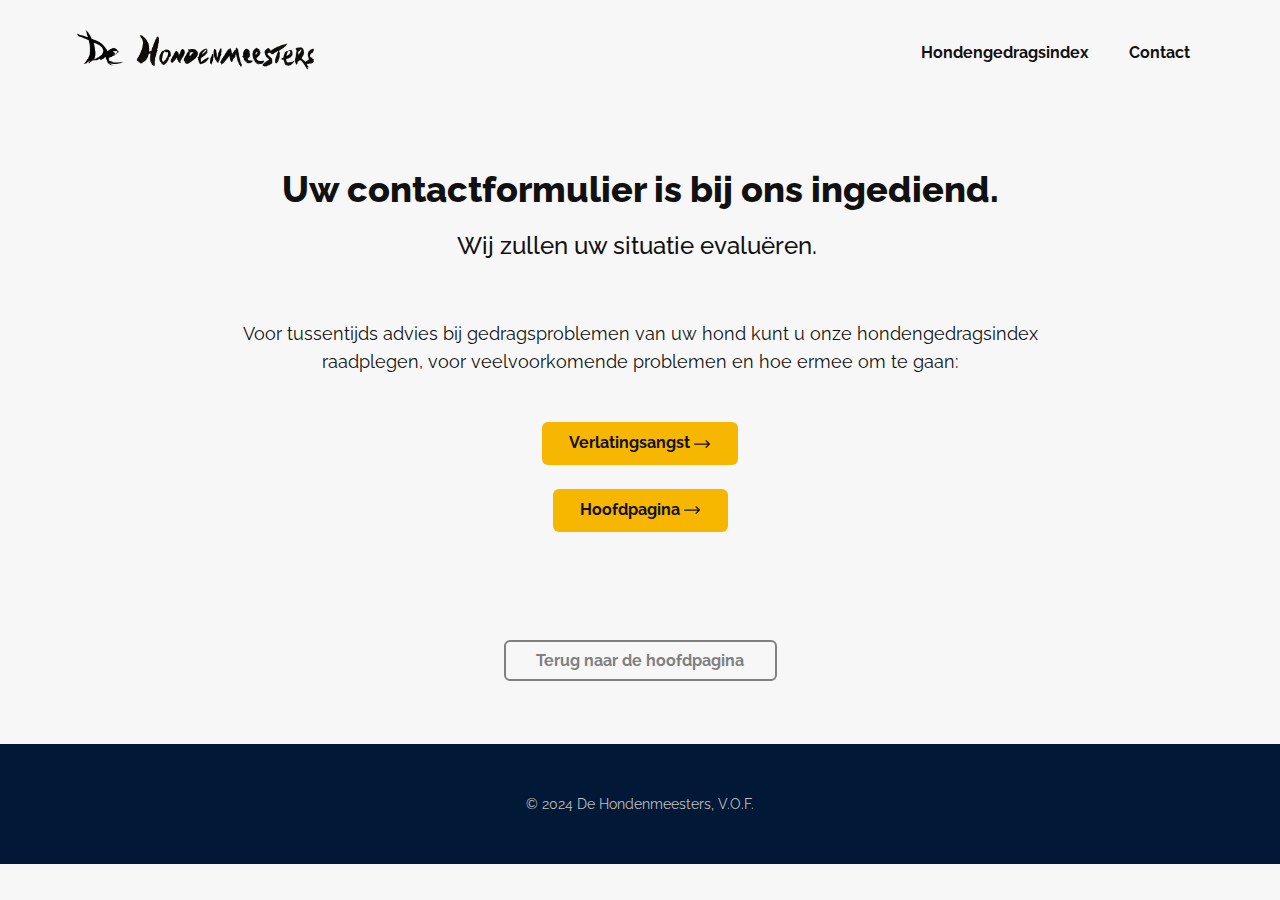
<file: Contactformulier-ingediend.html>
<!DOCTYPE html>
<html style="font-size: 16px;" lang="nl-NL"><head>
    <meta name="viewport" content="width=device-width, initial-scale=1.0">
    <meta charset="utf-8">
    <meta name="keywords" content="hondentrainer, hond gedragsdeskundige, hondengedragstherapeut, probleemgedrag hond, blaffen, hond blaft veel, verlatingsangst, hond trekt aan de lijn, puppycursus, hond gedragstherapeut, honden gedragsdeskundige, honden psycholoog, oplossen probleemgedrag hond, verhelpen probleemgedrag hond, hond therapie, noord-holland">
    <meta name="description" content="Gedragsdeskundigen gespecialiseerd in probleemgedrag. Ervaring met agressie, verlatingsangst, blaffen, springen, en meer. Geen uurtarief, uw situatie centraal, en gericht op vaardigheid. Operatief omgeving Noord-Holland, Utrecht, Zuid-Holland—actief in Hoorn, Alkmaar, Medemblik, Den Helder. Neem contact met ons op voor advies voor uw situatie.
Bekijk de hondengedragsindex voor verder advies over veelvoorkomend probleemgedrag bij honden.">
    <title>Contactformulier ingediend</title>
<!-- Google Tag Manager -->
    <script>(function(w,d,s,l,i){w[l]=w[l]||[];w[l].push({'gtm.start':
    new Date().getTime(),event:'gtm.js'});var f=d.getElementsByTagName(s)[0],
    j=d.createElement(s),dl=l!='dataLayer'?'&l='+l:'';j.async=true;j.src=
    'https://www.googletagmanager.com/gtm.js?id='+i+dl;f.parentNode.insertBefore(j,f);
    })(window,document,'script','dataLayer','GTM-PW8QS8K');</script>
    <!-- End Google Tag Manager -->
    <link rel="stylesheet" href="nicepage.css" media="screen">
<link rel="stylesheet" href="Contactformulier-ingediend.css" media="screen">
    <script class="u-script" type="text/javascript" src="jquery.js" defer=""></script>
    <script class="u-script" type="text/javascript" src="nicepage.js" defer=""></script>
    <meta name="generator" content="Nicepage 6.2.1, nicepage.com">
    <script async="async" src="https://www.googletagmanager.com/gtag/js?id=G-TG863QR2G8"></script>
    <script> window.dataLayer = window.dataLayer || [];
  function gtag(){dataLayer.push(arguments);}
  gtag('js', new Date());
  gtag('config', 'G-TG863QR2G8'); </script>
    <script> (function(h,o,t,j,a,r){
        h.hj=h.hj||function(){(h.hj.q=h.hj.q||[]).push(arguments)};
        h._hjSettings={hjid:3802335,hjsv:6};
        a=o.getElementsByTagName('head')[0];
        r=o.createElement('script');r.async=1;
        r.src=t+h._hjSettings.hjid+j+h._hjSettings.hjsv;
        a.appendChild(r);
    })(window,document,'https://static.hotjar.com/c/hotjar-','.js?sv='); </script>
    <link rel="icon" href="images/favicon1.png">
    <link id="u-theme-google-font" rel="stylesheet" href="https://fonts.googleapis.com/css?family=Raleway:100,100i,200,200i,300,300i,400,400i,500,500i,600,600i,700,700i,800,800i,900,900i">
    
    
    
    
    
    <script type="application/ld+json">{
		"@context": "http://schema.org",
		"@type": "Organization",
		"name": "Hondenmeesters",
		"logo": "images/Hondenmeesters.png"
}</script>
    <meta name="theme-color" content="#404040">
    <meta property="og:title" content="Contactformulier ingediend">
    <meta property="og:description" content="Gedragsdeskundigen gespecialiseerd in probleemgedrag. Ervaring met agressie, verlatingsangst, blaffen, springen, en meer. Geen uurtarief, uw situatie centraal, en gericht op vaardigheid. Operatief omgeving Noord-Holland, Utrecht, Zuid-Holland—actief in Hoorn, Alkmaar, Medemblik, Den Helder. Neem contact met ons op voor advies voor uw situatie.
Bekijk de hondengedragsindex voor verder advies over veelvoorkomend probleemgedrag bij honden.">
    <meta property="og:type" content="website">
  <meta data-intl-tel-input-cdn-path="intlTelInput/"></head>
  <body data-path-to-root="./" data-include-products="false" class="u-body u-palette-3-base u-xl-mode" data-lang="nl" data-lang-en="{&quot;head-title&quot;:&quot;&quot;,&quot;head-keywords&quot;:&quot;&quot;,&quot;head-description&quot;:&quot;&quot;}" data-lang-nl="{&quot;head-title&quot;:&quot;&quot;,&quot;head-keywords&quot;:&quot;&quot;,&quot;head-description&quot;:&quot;&quot;}"><!-- Google Tag Manager (noscript) -->
    <noscript><iframe src="https://www.googletagmanager.com/ns.html?id=GTM-PW8QS8K" height="0" width="0" style="display:none;visibility:hidden"></iframe></noscript>
<!-- End Google Tag Manager (noscript) --><header class="u-clearfix u-header u-palette-3-base u-sticky u-sticky-986b u-header" id="sec-a3c9"><div class="u-clearfix u-sheet u-valign-middle-xs u-sheet-1">
        <a href="Hondenmeesters.html" class="u-image u-logo u-image-1" data-image-width="822" data-image-height="210" title="Home">
          <img src="images/Hondenmeesters.png" class="u-logo-image u-logo-image-1">
        </a>
        <nav class="u-menu u-menu-one-level u-menu-open-right u-offcanvas u-menu-1" data-responsive-from="MD">
          <div class="menu-collapse" style="font-size: 1rem; letter-spacing: 0px; font-weight: 700;">
            <a class="u-button-style u-custom-left-right-menu-spacing u-custom-padding-bottom u-custom-text-active-color u-custom-text-color u-custom-text-hover-color u-custom-top-bottom-menu-spacing u-nav-link u-text-active-palette-1-base u-text-hover-palette-2-base" href="#" data-lang-en="{&quot;content&quot;:&quot;<svg class=\&quot;u-svg-link\&quot; viewBox=\&quot;0 0 24 24\&quot;><use xmlns:xlink=\&quot;http://www.w3.org/1999/xlink\&quot; xlink:href=\&quot;#menu-hamburger\&quot;></use></svg><svg class=\&quot;u-svg-content\&quot; version=\&quot;1.1\&quot; id=\&quot;menu-hamburger\&quot; viewBox=\&quot;0 0 16 16\&quot; x=\&quot;0px\&quot; y=\&quot;0px\&quot; xmlns:xlink=\&quot;http://www.w3.org/1999/xlink\&quot; xmlns=\&quot;http://www.w3.org/2000/svg\&quot;>    <g>        <rect y=\&quot;1\&quot; width=\&quot;16\&quot; height=\&quot;2\&quot;></rect>        <rect y=\&quot;7\&quot; width=\&quot;16\&quot; height=\&quot;2\&quot;></rect>        <rect y=\&quot;13\&quot; width=\&quot;16\&quot; height=\&quot;2\&quot;></rect>    </g></svg>&quot;,&quot;href&quot;:&quot;#&quot;}" data-lang-nl="{&quot;content&quot;:&quot;<svg class=\&quot;u-svg-link\&quot; viewBox=\&quot;0 0 24 24\&quot;><use xmlns:xlink=\&quot;http://www.w3.org/1999/xlink\&quot; xlink:href=\&quot;#menu-hamburger\&quot;></use></svg><svg class=\&quot;u-svg-content\&quot; version=\&quot;1.1\&quot; id=\&quot;menu-hamburger\&quot; viewBox=\&quot;0 0 16 16\&quot; x=\&quot;0px\&quot; y=\&quot;0px\&quot; xmlns:xlink=\&quot;http://www.w3.org/1999/xlink\&quot; xmlns=\&quot;http://www.w3.org/2000/svg\&quot;>    <g>        <rect y=\&quot;1\&quot; width=\&quot;16\&quot; height=\&quot;2\&quot;></rect>        <rect y=\&quot;7\&quot; width=\&quot;16\&quot; height=\&quot;2\&quot;></rect>        <rect y=\&quot;13\&quot; width=\&quot;16\&quot; height=\&quot;2\&quot;></rect>    </g></svg>&quot;,&quot;href&quot;:&quot;#&quot;}">
              <svg class="u-svg-link" viewBox="0 0 24 24"><use xmlns:xlink="http://www.w3.org/1999/xlink" xlink:href="#menu-hamburger"></use></svg>
              <svg class="u-svg-content" version="1.1" id="menu-hamburger" viewBox="0 0 16 16" x="0px" y="0px" xmlns:xlink="http://www.w3.org/1999/xlink" xmlns="http://www.w3.org/2000/svg"><g><rect y="1" width="16" height="2"></rect><rect y="7" width="16" height="2"></rect><rect y="13" width="16" height="2"></rect>
</g></svg>
            </a>
          </div>
          <div class="u-custom-menu u-nav-container">
            <ul class="u-nav u-unstyled u-nav-1"><li class="u-nav-item"><a class="u-button-style u-nav-link u-text-active-palette-4-base u-text-body-color u-text-hover-palette-1-base" href="https://www.hondengedragsindex.nl/" target="_blank" data-lang-en="{&quot;content&quot;:&quot;Hondengedragsindex&quot;,&quot;href&quot;:&quot;https://www.hondengedragsindex.nl&quot;}" data-lang-nl="{&quot;content&quot;:&quot;Advies&quot;,&quot;href&quot;:&quot;#&quot;}" style="padding: 10px 20px;">Hondengedragsindex</a>
</li><li class="u-nav-item"><a class="u-button-style u-nav-link u-text-active-palette-4-base u-text-body-color u-text-hover-palette-1-base" href="Hondenmeesters.html#sec-b9be" data-lang-en="{&quot;content&quot;:&quot;Contact&quot;,&quot;href&quot;:&quot;703823530#sec-b9be&quot;}" data-lang-nl="{&quot;content&quot;:&quot;Contact&quot;,&quot;href&quot;:&quot;Contact.html&quot;}" style="padding: 10px 20px;">Contact</a>
</li></ul>
          </div>
          <div class="u-custom-menu u-nav-container-collapse">
            <div class="u-container-style u-inner-container-layout u-palette-3-base u-sidenav">
              <div class="u-inner-container-layout u-sidenav-overflow">
                <div class="u-menu-close"></div>
                <ul class="u-align-center u-custom-font u-heading-font u-nav u-popupmenu-items u-unstyled u-nav-2"><li class="u-nav-item"><a class="u-button-style u-nav-link" href="https://www.hondengedragsindex.nl/" target="_blank" data-lang-en="{&quot;content&quot;:&quot;Hondengedragsindex&quot;,&quot;href&quot;:&quot;https://www.hondengedragsindex.nl&quot;}" data-lang-nl="{&quot;content&quot;:&quot;Advies&quot;,&quot;href&quot;:&quot;#&quot;}">Hondengedragsindex</a>
</li><li class="u-nav-item"><a class="u-button-style u-nav-link" href="Hondenmeesters.html#sec-b9be" data-lang-en="{&quot;content&quot;:&quot;Contact&quot;,&quot;href&quot;:&quot;703823530#sec-b9be&quot;}" data-lang-nl="{&quot;content&quot;:&quot;Contact&quot;,&quot;href&quot;:&quot;Contact.html&quot;}">Contact</a>
</li></ul>
              </div>
            </div>
            <div class="u-black u-menu-overlay u-opacity u-opacity-20"></div>
          </div>
        </nav>
      </div></header>
    <section class="u-clearfix u-palette-3-base u-section-1" id="sec-9b38">
      <div class="u-clearfix u-sheet u-sheet-1">
        <h3 class="u-align-center-lg u-align-center-md u-align-center-sm u-align-center-xs u-text u-text-default u-text-1" data-lang-en="Uw formulier is bij ons ingediend." data-lang-nl="Uw formulier is bij ons ingediend.">Uw contactformulier is bij ons ingediend.</h3>
        <h4 class="u-align-center u-text u-text-2">Wij zullen uw situatie evaluëren.&nbsp;<br>
        </h4>
      </div>
    </section>
    <section class="u-align-center u-clearfix u-palette-3-base u-section-2" id="sec-152a">
      <div class="u-clearfix u-sheet u-sheet-1">
        <p class="u-text u-text-1" data-lang-nl="Sample text. Click to select the Text Element."> Voor tussentijds advies bij gedragsproblemen van uw hond kunt u onze hondengedragsindex raadplegen, voor veelvoorkomende problemen en hoe ermee om te gaan:</p>
        <a href="https://www.hondengedragsindex.nl/verlatingsangst.html" class="u-active-palette-4-base u-border-none u-btn u-btn-round u-button-style u-hover-palette-2-light-1 u-palette-2-base u-radius u-text-active-white u-btn-1" data-lang-nl="{&quot;content&quot;:&quot;Next&amp;nbsp;<span class=\&quot;u-icon u-block-control u-text-white\&quot; data-block=\&quot;274\&quot;><svg xmlns=\&quot;http://www.w3.org/2000/svg\&quot; xmlns:xlink=\&quot;http://www.w3.org/1999/xlink\&quot; version=\&quot;1.1\&quot; xml:space=\&quot;preserve\&quot; class=\&quot;u-svg-content\&quot; viewBox=\&quot;0 0 512 512\&quot; x=\&quot;0px\&quot; y=\&quot;0px\&quot; style=\&quot;width: 1em; height: 1em;\&quot; data-color=\&quot;#000000\&quot;><path d=\&quot;M506.134,241.843c-0.006-0.006-0.011-0.013-0.018-0.019l-104.504-104c-7.829-7.791-20.492-7.762-28.285,0.068 c-7.792,7.829-7.762,20.492,0.067,28.284L443.558,236H20c-11.046,0-20,8.954-20,20c0,11.046,8.954,20,20,20h423.557 l-70.162,69.824c-7.829,7.792-7.859,20.455-0.067,28.284c7.793,7.831,20.457,7.858,28.285,0.068l104.504-104 c0.006-.006,0.011-.013,0.018-.019C513.968,262.339,513.943,249.635,506.134,241.843z\&quot;></path></svg><img></span>​&quot;,&quot;href&quot;:&quot;https://nicepage.cloud&quot;}" target="_blank">Verlatingsangst&nbsp;<span class="u-icon u-text-palette-5-base"><svg class="u-svg-content" viewBox="0 0 512 512" x="0px" y="0px" style="width: 1em; height: 1em;"><path d="M506.134,241.843c-0.006-0.006-0.011-0.013-0.018-0.019l-104.504-104c-7.829-7.791-20.492-7.762-28.285,0.068 c-7.792,7.829-7.762,20.492,0.067,28.284L443.558,236H20c-11.046,0-20,8.954-20,20c0,11.046,8.954,20,20,20h423.557 l-70.162,69.824c-7.829,7.792-7.859,20.455-0.067,28.284c7.793,7.831,20.457,7.858,28.285,0.068l104.504-104 c0.006-.006,0.011-.013,0.018-.019C513.968,262.339,513.943,249.635,506.134,241.843z"></path></svg></span>
        </a>
        <a href="https://www.hondengedragsindex.nl" class="u-active-palette-4-base u-border-none u-btn u-btn-round u-button-style u-hover-palette-2-light-1 u-palette-2-base u-radius u-text-active-white u-btn-2" data-lang-nl="{&quot;content&quot;:&quot;Next&amp;nbsp;<span class=\&quot;u-icon u-block-control u-text-white\&quot; data-block=\&quot;274\&quot;><svg xmlns=\&quot;http://www.w3.org/2000/svg\&quot; xmlns:xlink=\&quot;http://www.w3.org/1999/xlink\&quot; version=\&quot;1.1\&quot; xml:space=\&quot;preserve\&quot; class=\&quot;u-svg-content\&quot; viewBox=\&quot;0 0 512 512\&quot; x=\&quot;0px\&quot; y=\&quot;0px\&quot; style=\&quot;width: 1em; height: 1em;\&quot; data-color=\&quot;#000000\&quot;><path d=\&quot;M506.134,241.843c-0.006-0.006-0.011-0.013-0.018-0.019l-104.504-104c-7.829-7.791-20.492-7.762-28.285,0.068 c-7.792,7.829-7.762,20.492,0.067,28.284L443.558,236H20c-11.046,0-20,8.954-20,20c0,11.046,8.954,20,20,20h423.557 l-70.162,69.824c-7.829,7.792-7.859,20.455-0.067,28.284c7.793,7.831,20.457,7.858,28.285,0.068l104.504-104 c0.006-.006,0.011-.013,0.018-.019C513.968,262.339,513.943,249.635,506.134,241.843z\&quot;></path></svg><img></span>​&quot;,&quot;href&quot;:&quot;https://nicepage.cloud&quot;}" target="_blank">Hoofdpagina&nbsp;<span class="u-icon u-text-palette-5-base"><svg class="u-svg-content" viewBox="0 0 512 512" x="0px" y="0px" style="width: 1em; height: 1em;"><path d="M506.134,241.843c-0.006-0.006-0.011-0.013-0.018-0.019l-104.504-104c-7.829-7.791-20.492-7.762-28.285,0.068 c-7.792,7.829-7.762,20.492,0.067,28.284L443.558,236H20c-11.046,0-20,8.954-20,20c0,11.046,8.954,20,20,20h423.557 l-70.162,69.824c-7.829,7.792-7.859,20.455-0.067,28.284c7.793,7.831,20.457,7.858,28.285,0.068l104.504-104 c0.006-.006,0.011-.013,0.018-.019C513.968,262.339,513.943,249.635,506.134,241.843z"></path></svg></span>
        </a>
      </div>
    </section>
    <section class="u-clearfix u-palette-3-base u-section-3" id="carousel_9d01">
      <div class="u-clearfix u-sheet u-sheet-1">
        <a href="Hondenmeesters.html" class="u-active-palette-4-base u-border-2 u-border-grey-50 u-btn u-btn-round u-button-style u-hover-grey-50 u-none u-radius u-text-grey-50 u-text-hover-white u-btn-1" data-lang-nl="{&quot;content&quot;:&quot;Button&quot;,&quot;href&quot;:&quot;https://nicepage.com/c/fashion-beauty-website-templates&quot;}">Terug naar de hoofdpagina</a>
      </div>
    </section>
    
    
    
    <footer class="u-align-center u-clearfix u-footer u-palette-4-base u-footer" id="sec-e9c0"><div class="u-clearfix u-sheet u-sheet-1">
        <p class="u-small-text u-text u-text-grey-25 u-text-variant u-text-1" data-lang-en="​© 2024 De Hondenmeesters, V.O.F." data-lang-nl="​© 2024 De Hondenmeesters, V.O.F."> © 2024 De Hondenmeesters, V.O.F.</p>
      </div></footer>
  
</body></html>
</file>
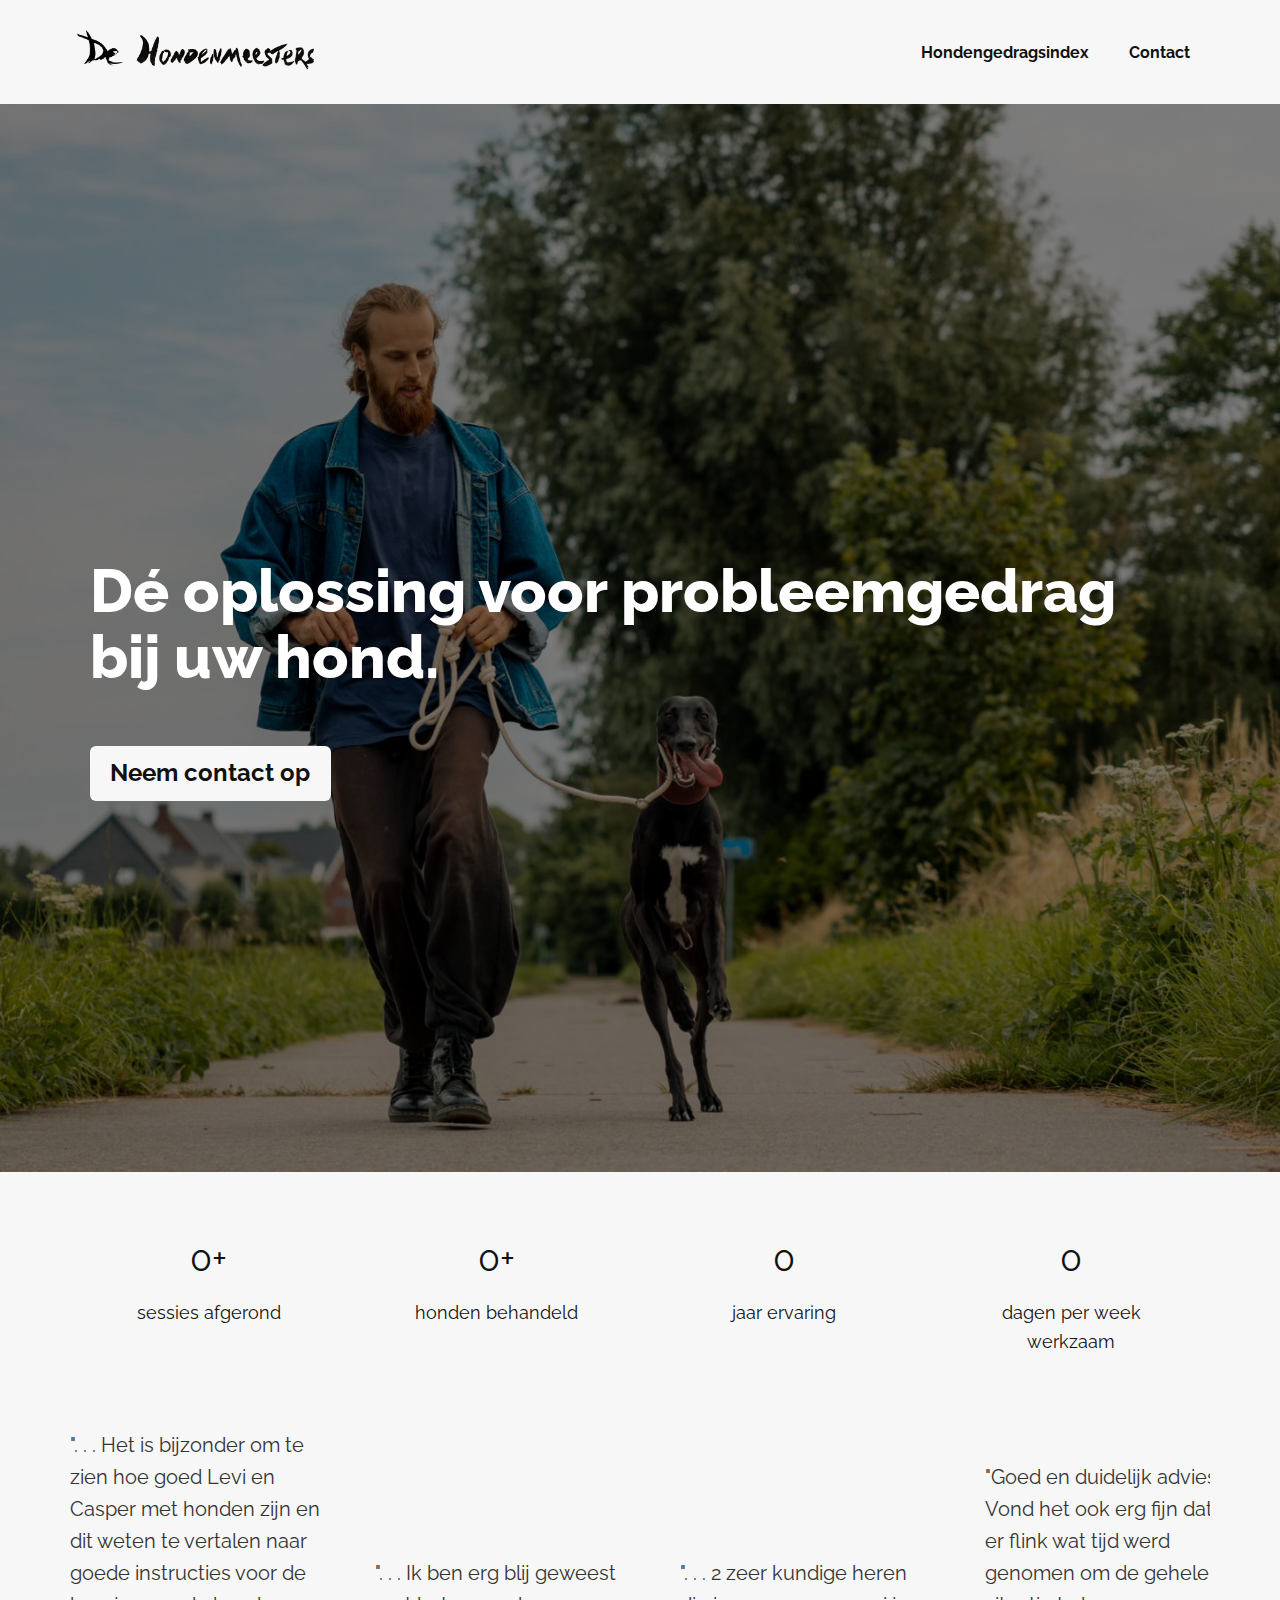
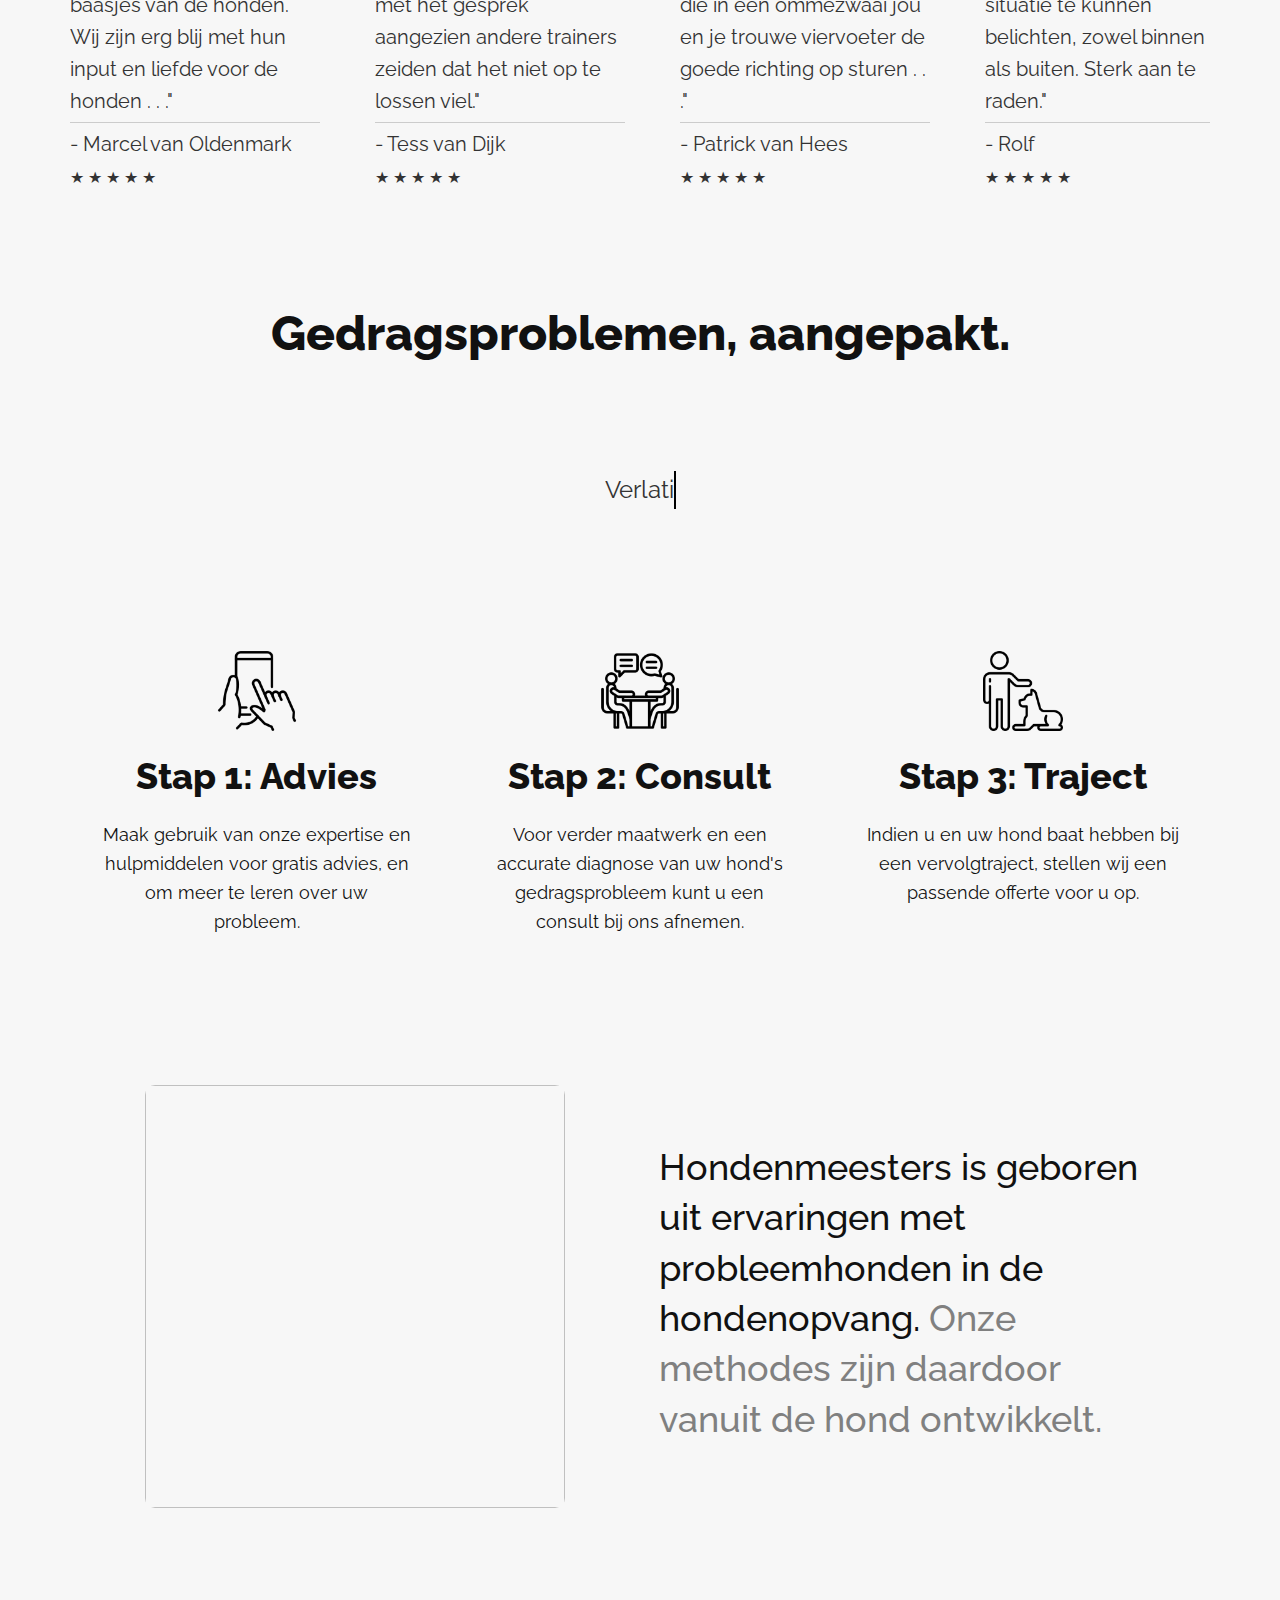
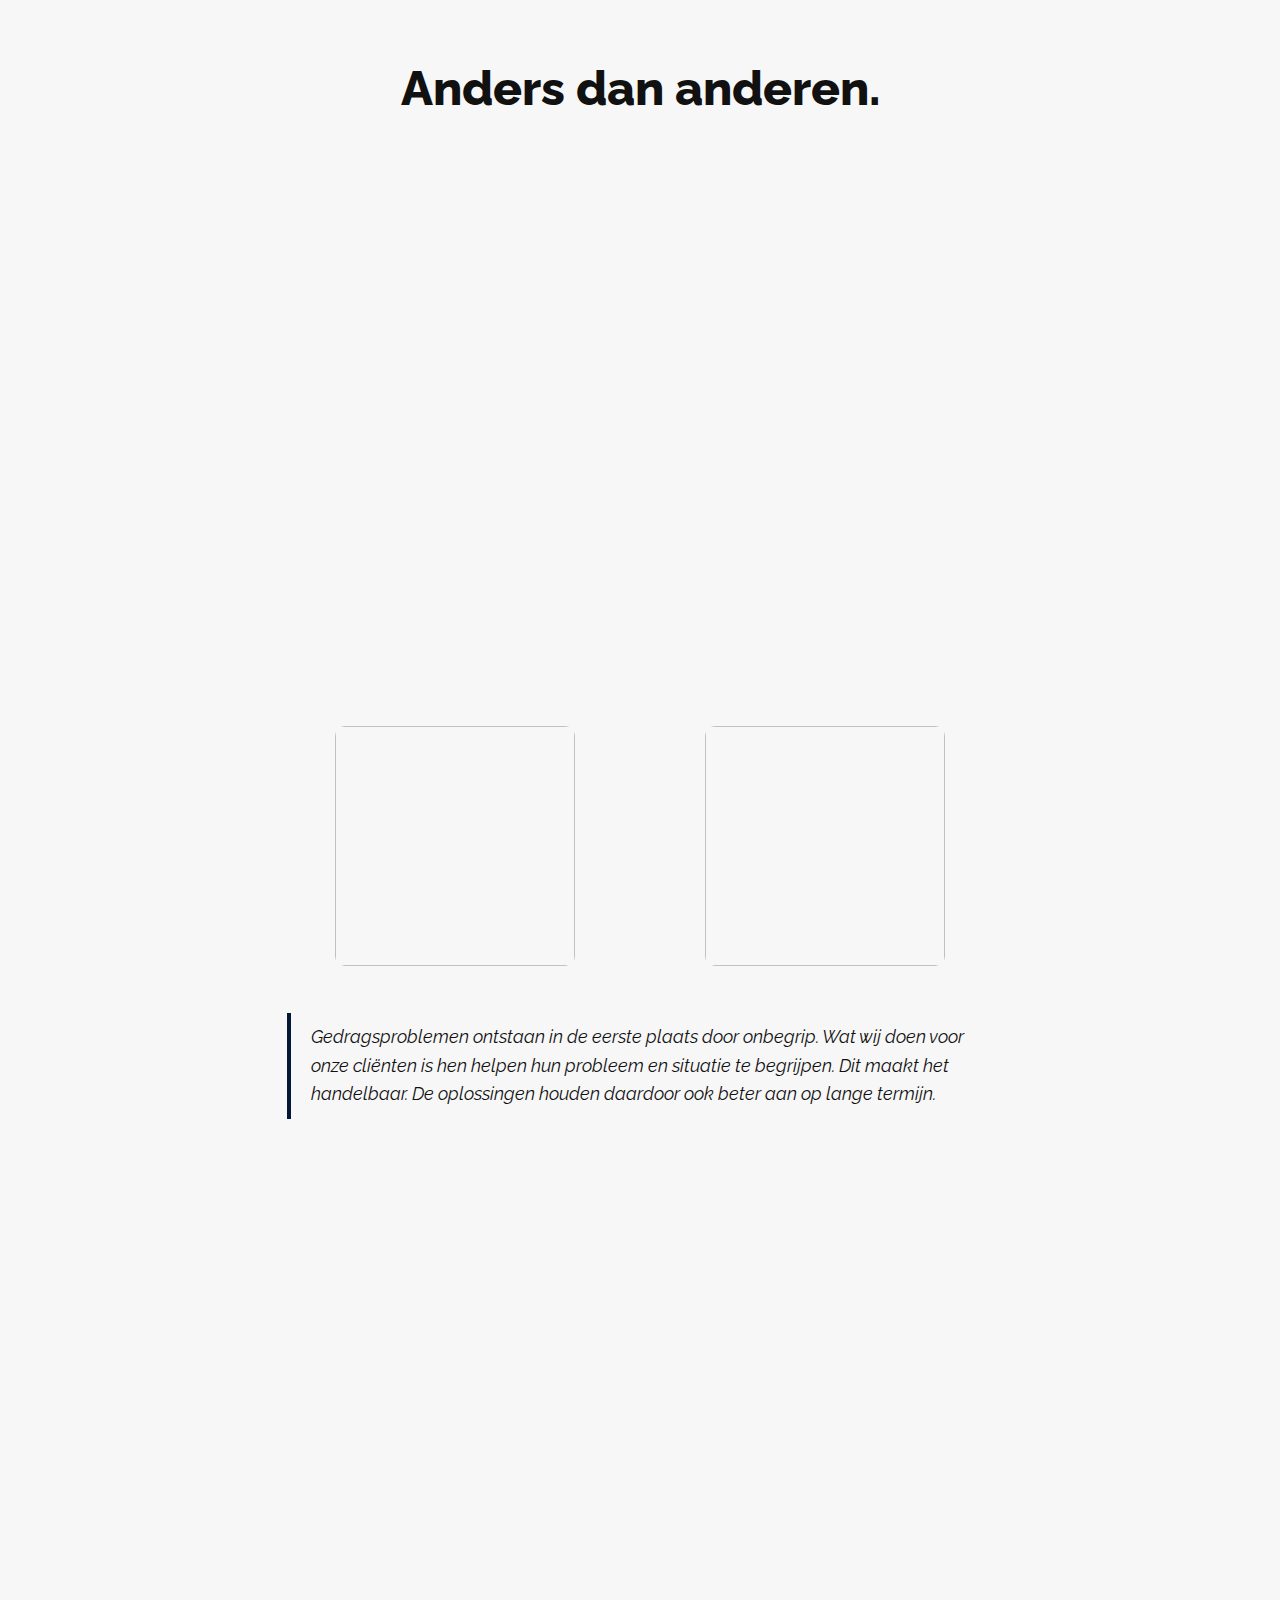
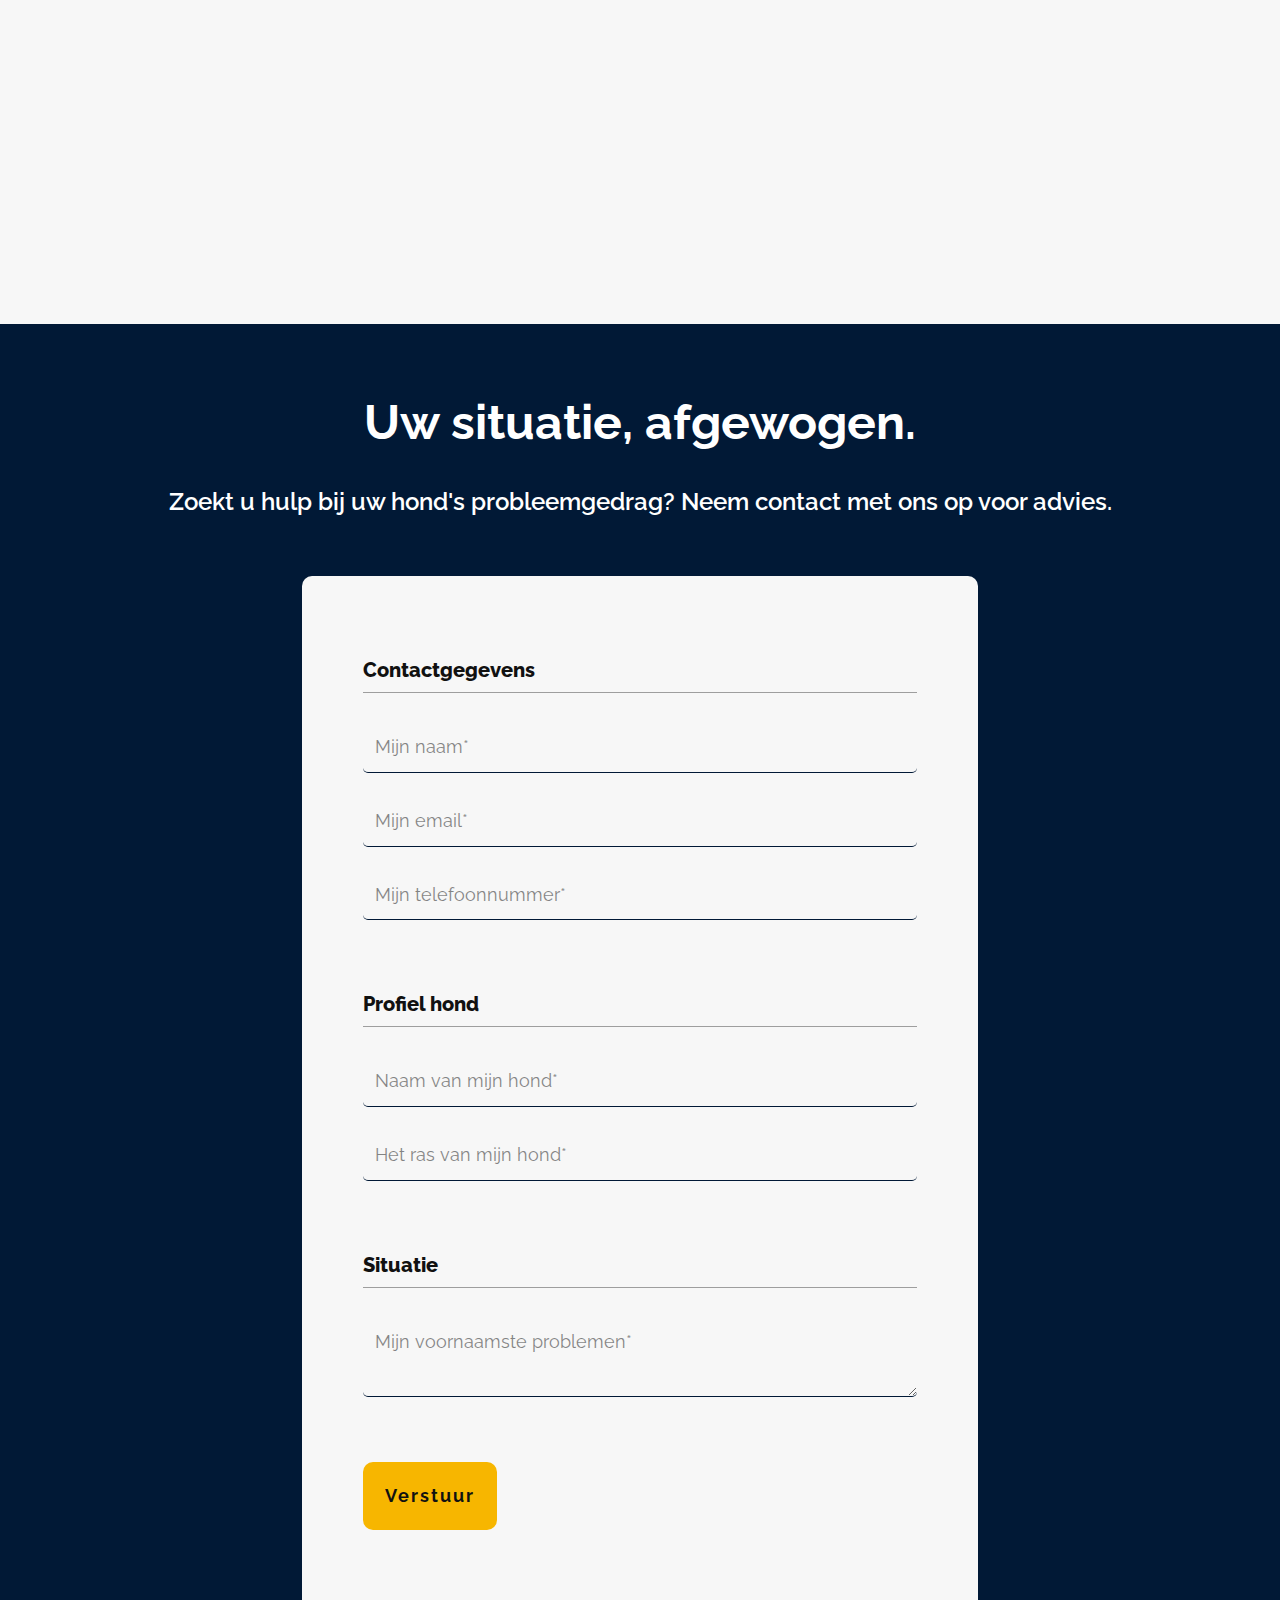
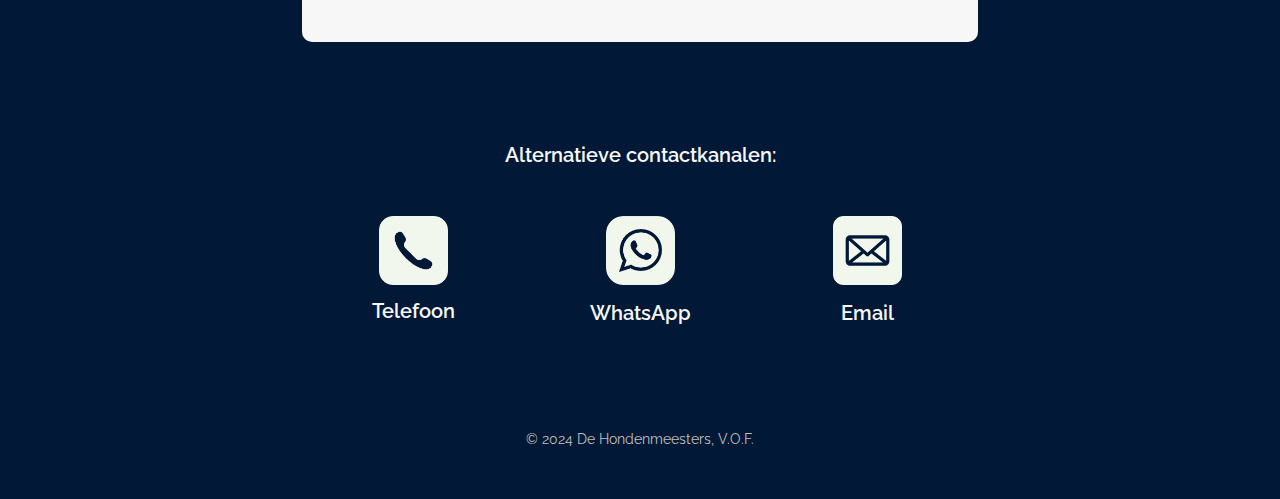
<file: Hondenmeesters.html>
<!DOCTYPE html>
<html style="font-size: 16px;" lang="nl-NL"><head>
    <meta name="viewport" content="width=device-width, initial-scale=1.0">
    <meta charset="utf-8">
    <meta name="keywords" content="hondentrainer, hond gedragsdeskundige, hondengedragstherapeut, probleemgedrag hond, blaffen, hond blaft veel, verlatingsangst, hond trekt aan de lijn, puppycursus, hond gedragstherapeut, honden gedragsdeskundige, honden psycholoog, oplossen probleemgedrag hond, verhelpen probleemgedrag hond, hond therapie, noord-holland">
    <meta name="description" content="Honden-gedragsdeskundigen gespecialiseerd in probleemgedrag en gedragstherapie bij uw hond. Valt uw hond uit? Heeft uw hond verlatingsangst? Blaft uw hond veel? Trekt uw hond aan de lijn? Wij hebben ervaring met het oplossen van uitval, agressie, verlatingsangst, trekken aan de lijn, overmatig blaffen, bezittelijkheid, springen, ongehoorzaamheid, los lopen, baknijd, bijtneigingen, en meer. Wij brengen bezoek aan huis, rekenen geen uurtarief, en stellen uw situatie centraal. Aanbevolen door dierenartsen en gedragsdeskundigen. Operatief in heel Nederland, met nadruk op omgeving Noord-Holland, Utrecht, Zuid-Holland—actief in Hoorn, Alkmaar, Medemblik, Den Helder. ">
    <title>Hondenmeesters | Dé oplossing voor probleemgedrag </title>
<!-- Google Tag Manager -->
    <script>(function(w,d,s,l,i){w[l]=w[l]||[];w[l].push({'gtm.start':
    new Date().getTime(),event:'gtm.js'});var f=d.getElementsByTagName(s)[0],
    j=d.createElement(s),dl=l!='dataLayer'?'&l='+l:'';j.async=true;j.src=
    'https://www.googletagmanager.com/gtm.js?id='+i+dl;f.parentNode.insertBefore(j,f);
    })(window,document,'script','dataLayer','GTM-PW8QS8K');</script>
    <!-- End Google Tag Manager -->
    <link rel="stylesheet" href="nicepage.css" media="screen">
<link rel="stylesheet" href="Hondenmeesters.css" media="screen">
    <script class="u-script" type="text/javascript" src="jquery.js" defer=""></script>
    <script class="u-script" type="text/javascript" src="nicepage.js" defer=""></script>
    <meta name="generator" content="Nicepage 6.2.1, nicepage.com">
    <meta name="referrer" content="origin">
    <meta property="og:title" content="Hondenmeesters | Dé aanpak voor probleemgedrag">
    <meta property="og:description" content="Gedragsdeskundigen gespecialiseerd in probleemgedrag. Ervaring met agressie, verlatingsangst, blaffen, springen, en meer. Geen uurtarief, uw situatie centraal, en gericht op vaardigheid. Aanbevolen door dierenartsen en gedragsdeskundigen. Operatief omgeving Noord-Holland, Utrecht, Zuid-Holland—actief in Hoorn, Alkmaar, Medemblik, Den Helder. Neem contact met ons op voor advies voor uw situatie. ">
    <meta property="og:image" content="images/hero1.jpg">
    <meta property="og:url" content="hondenmeesters.com">
    <script async="async" src="https://www.googletagmanager.com/gtag/js?id=G-TG863QR2G8"></script>
    <script> window.dataLayer = window.dataLayer || [];
  function gtag(){dataLayer.push(arguments);}
  gtag('js', new Date());
  gtag('config', 'G-TG863QR2G8'); </script>
    <script> (function(h,o,t,j,a,r){
        h.hj=h.hj||function(){(h.hj.q=h.hj.q||[]).push(arguments)};
        h._hjSettings={hjid:3802335,hjsv:6};
        a=o.getElementsByTagName('head')[0];
        r=o.createElement('script');r.async=1;
        r.src=t+h._hjSettings.hjid+j+h._hjSettings.hjsv;
        a.appendChild(r);
    })(window,document,'https://static.hotjar.com/c/hotjar-','.js?sv='); </script>
    
    <link rel="icon" href="images/favicon1.png">
    <link id="u-theme-google-font" rel="stylesheet" href="https://fonts.googleapis.com/css?family=Raleway:100,100i,200,200i,300,300i,400,400i,500,500i,600,600i,700,700i,800,800i,900,900i">
    
    
    
    
    
    
    
    
    
    
    
    
    
    
    
    
    
    <script type="application/ld+json">{
		"@context": "http://schema.org",
		"@type": "Organization",
		"name": "Hondenmeesters",
		"logo": "images/Hondenmeesters.png"
}</script>
    <meta name="theme-color" content="#404040">
    <meta property="og:type" content="website">
  <script>
    function gdprConfirmed() {
        return true;
    }
    function dynamicLoadScript(src) {
        var script = document.createElement('script');
        script.src = src && typeof src === 'string' ? src : 'https://www.google.com/recaptcha/api.js?render=6LdiTUkpAAAAAB69DzAXCWTbP8_-7HA06xJzA5Zq';
        script.async = true;
        document.body.appendChild(script);
        script.onload = function() {
            let event = new CustomEvent("recaptchaLoaded");
            document.dispatchEvent(event);
        };
    }
    document.addEventListener('DOMContentLoaded', function () {
        var confirmButton = document.querySelector('.u-cookies-consent .u-button-confirm');
        if (confirmButton) {
            confirmButton.onclick = dynamicLoadScript;
        }
    });
    </script>
    <script>
        document.addEventListener("DOMContentLoaded", function(){
            if (!gdprConfirmed()) {
                return;
            }
            dynamicLoadScript();
        });
    </script>
    <script>
        document.addEventListener("recaptchaLoaded", function() {
            if (!gdprConfirmed()) {
                return;
            }
            (function (grecaptcha, sitekey, actions) {
                var recaptcha = {
                    execute: function (action, submitFormCb) {
                        try {
                            grecaptcha.execute(
                                sitekey,
                                {action: action}
                            ).then(function (token) {
                                var forms = document.getElementsByTagName('form');

                                for (var i = 0; i < forms.length; i++) {
                                    var fields = forms[i].getElementsByTagName('input');

                                    for (var j = 0; j < fields.length; j++) {
                                        var field = fields[j];

                                        if ('recaptchaResponse' === field.getAttribute('name')) {
                                            field.setAttribute('value', token);
                                            break;
                                        }
                                    }
                                }
                                submitFormCb();
                            });
                        } catch (e) {
                            var formError = document.querySelector('.u-form-send-error');

                            if (formError) {
                                formError.innerText = 'Site Owner Error: ' + e.message.replace(/:[\s\S]*/, '');
                                formError.style.display = 'block';
                            }
                        }
                    },

                    executeContact: function (submitFormCb) {
                        recaptcha.execute(actions['contact'], submitFormCb);
                    }
                };

                window.recaptchaObject = recaptcha;
            })(
                grecaptcha,
                
                '6LdiTUkpAAAAAB69DzAXCWTbP8_-7HA06xJzA5Zq',
                {'contact': 'contact'}
            );
        });
    </script>
<meta data-intl-tel-input-cdn-path="intlTelInput/"></head>
  <body data-path-to-root="./" data-include-products="false" class="u-body u-palette-3-base u-xl-mode" data-lang="nl" data-lang-en="{&quot;head-title&quot;:&quot;Hondenmeesters | Dé aanpak voor gedragsproblemen&quot;,&quot;head-keywords&quot;:&quot;hondentrainer, gedragsdeskundige, hondengedragstherapeut, kynoloog, uitvalgedrag, blaffen, verlatingsangst, trekken aan de lijn&quot;,&quot;head-description&quot;:&quot;&quot;}" data-lang-nl="{&quot;head-title&quot;:&quot;Hondenmeesters | Dé aanpak voor gedragsproblemen&quot;,&quot;head-keywords&quot;:&quot;hondentrainer, gedragsdeskundige, hondengedragstherapeut, kynoloog, uitvalgedrag, blaffen, verlatingsangst, trekken aan de lijn&quot;,&quot;head-description&quot;:&quot;&quot;}"><!-- Google Tag Manager (noscript) -->
    <noscript><iframe src="https://www.googletagmanager.com/ns.html?id=GTM-PW8QS8K" height="0" width="0" style="display:none;visibility:hidden"></iframe></noscript>
<!-- End Google Tag Manager (noscript) --><header class="u-clearfix u-header u-palette-3-base u-sticky u-sticky-986b u-header" id="sec-a3c9"><div class="u-clearfix u-sheet u-valign-middle-xs u-sheet-1">
        <a href="Hondenmeesters.html" class="u-image u-logo u-image-1" data-image-width="822" data-image-height="210" title="Home">
          <img src="images/Hondenmeesters.png" class="u-logo-image u-logo-image-1">
        </a>
        <nav class="u-menu u-menu-one-level u-menu-open-right u-offcanvas u-menu-1" data-responsive-from="MD">
          <div class="menu-collapse" style="font-size: 1rem; letter-spacing: 0px; font-weight: 700;">
            <a class="u-button-style u-custom-left-right-menu-spacing u-custom-padding-bottom u-custom-text-active-color u-custom-text-color u-custom-text-hover-color u-custom-top-bottom-menu-spacing u-nav-link u-text-active-palette-1-base u-text-hover-palette-2-base" href="#" data-lang-en="{&quot;content&quot;:&quot;<svg class=\&quot;u-svg-link\&quot; viewBox=\&quot;0 0 24 24\&quot;><use xmlns:xlink=\&quot;http://www.w3.org/1999/xlink\&quot; xlink:href=\&quot;#menu-hamburger\&quot;></use></svg><svg class=\&quot;u-svg-content\&quot; version=\&quot;1.1\&quot; id=\&quot;menu-hamburger\&quot; viewBox=\&quot;0 0 16 16\&quot; x=\&quot;0px\&quot; y=\&quot;0px\&quot; xmlns:xlink=\&quot;http://www.w3.org/1999/xlink\&quot; xmlns=\&quot;http://www.w3.org/2000/svg\&quot;>    <g>        <rect y=\&quot;1\&quot; width=\&quot;16\&quot; height=\&quot;2\&quot;></rect>        <rect y=\&quot;7\&quot; width=\&quot;16\&quot; height=\&quot;2\&quot;></rect>        <rect y=\&quot;13\&quot; width=\&quot;16\&quot; height=\&quot;2\&quot;></rect>    </g></svg>&quot;,&quot;href&quot;:&quot;#&quot;}" data-lang-nl="{&quot;content&quot;:&quot;<svg class=\&quot;u-svg-link\&quot; viewBox=\&quot;0 0 24 24\&quot;><use xmlns:xlink=\&quot;http://www.w3.org/1999/xlink\&quot; xlink:href=\&quot;#menu-hamburger\&quot;></use></svg><svg class=\&quot;u-svg-content\&quot; version=\&quot;1.1\&quot; id=\&quot;menu-hamburger\&quot; viewBox=\&quot;0 0 16 16\&quot; x=\&quot;0px\&quot; y=\&quot;0px\&quot; xmlns:xlink=\&quot;http://www.w3.org/1999/xlink\&quot; xmlns=\&quot;http://www.w3.org/2000/svg\&quot;>    <g>        <rect y=\&quot;1\&quot; width=\&quot;16\&quot; height=\&quot;2\&quot;></rect>        <rect y=\&quot;7\&quot; width=\&quot;16\&quot; height=\&quot;2\&quot;></rect>        <rect y=\&quot;13\&quot; width=\&quot;16\&quot; height=\&quot;2\&quot;></rect>    </g></svg>&quot;,&quot;href&quot;:&quot;#&quot;}">
              <svg class="u-svg-link" viewBox="0 0 24 24"><use xmlns:xlink="http://www.w3.org/1999/xlink" xlink:href="#menu-hamburger"></use></svg>
              <svg class="u-svg-content" version="1.1" id="menu-hamburger" viewBox="0 0 16 16" x="0px" y="0px" xmlns:xlink="http://www.w3.org/1999/xlink" xmlns="http://www.w3.org/2000/svg"><g><rect y="1" width="16" height="2"></rect><rect y="7" width="16" height="2"></rect><rect y="13" width="16" height="2"></rect>
</g></svg>
            </a>
          </div>
          <div class="u-custom-menu u-nav-container">
            <ul class="u-nav u-unstyled u-nav-1"><li class="u-nav-item"><a class="u-button-style u-nav-link u-text-active-palette-4-base u-text-body-color u-text-hover-palette-1-base" href="https://www.hondengedragsindex.nl/" target="_blank" data-lang-en="{&quot;content&quot;:&quot;Hondengedragsindex&quot;,&quot;href&quot;:&quot;https://www.hondengedragsindex.nl&quot;}" data-lang-nl="{&quot;content&quot;:&quot;Advies&quot;,&quot;href&quot;:&quot;#&quot;}" style="padding: 10px 20px;">Hondengedragsindex</a>
</li><li class="u-nav-item"><a class="u-button-style u-nav-link u-text-active-palette-4-base u-text-body-color u-text-hover-palette-1-base" href="Hondenmeesters.html#sec-b9be" data-lang-en="{&quot;content&quot;:&quot;Contact&quot;,&quot;href&quot;:&quot;703823530#sec-b9be&quot;}" data-lang-nl="{&quot;content&quot;:&quot;Contact&quot;,&quot;href&quot;:&quot;Contact.html&quot;}" style="padding: 10px 20px;">Contact</a>
</li></ul>
          </div>
          <div class="u-custom-menu u-nav-container-collapse">
            <div class="u-container-style u-inner-container-layout u-palette-3-base u-sidenav">
              <div class="u-inner-container-layout u-sidenav-overflow">
                <div class="u-menu-close"></div>
                <ul class="u-align-center u-custom-font u-heading-font u-nav u-popupmenu-items u-unstyled u-nav-2"><li class="u-nav-item"><a class="u-button-style u-nav-link" href="https://www.hondengedragsindex.nl/" target="_blank" data-lang-en="{&quot;content&quot;:&quot;Hondengedragsindex&quot;,&quot;href&quot;:&quot;https://www.hondengedragsindex.nl&quot;}" data-lang-nl="{&quot;content&quot;:&quot;Advies&quot;,&quot;href&quot;:&quot;#&quot;}">Hondengedragsindex</a>
</li><li class="u-nav-item"><a class="u-button-style u-nav-link" href="Hondenmeesters.html#sec-b9be" data-lang-en="{&quot;content&quot;:&quot;Contact&quot;,&quot;href&quot;:&quot;703823530#sec-b9be&quot;}" data-lang-nl="{&quot;content&quot;:&quot;Contact&quot;,&quot;href&quot;:&quot;Contact.html&quot;}">Contact</a>
</li></ul>
              </div>
            </div>
            <div class="u-black u-menu-overlay u-opacity u-opacity-20"></div>
          </div>
        </nav>
      </div></header>
    <section class="u-align-left u-clearfix u-image u-shading lazyload u-section-1" src="" id="sec-794c" data-image-width="1448" data-image-height="1438" data-bg="url(&quot;images/hero1.jpg?rand=ee45&quot;)">
      <div class="custom-expanded u-container-style u-group u-shape-rectangle u-group-1">
        <div class="u-container-layout u-container-layout-1">
          <h1 class="u-text u-title u-text-1" data-lang-en="Dé aanpak voor probleemgedrag." data-lang-nl="Dé aanpak voor probleemgedrag." data-animation-out="0">Dé oplossing voor probleemgedrag bij uw hond.</h1>
        </div>
      </div>
      <div class="custom-expanded u-container-style u-group u-shape-rectangle u-group-2">
        <div class="u-container-layout u-container-layout-2">
          <a href="Hondenmeesters.html#sec-b9be" class="u-border-none u-btn u-btn-round u-button-style u-hover-grey-15 u-palette-3-base u-radius u-text-body-color u-text-hover-black u-btn-1" data-lang-nl="{&quot;content&quot;:&quot;Button&quot;,&quot;href&quot;:&quot;https://nicepage.cc&quot;}">Neem contact op</a>
        </div>
      </div>
      <div class="u-clearfix u-custom-html u-expanded-width u-custom-html-1">
        <div id="custom-popup-container">
          <style> #custom-popup-container {
            font-family: 'Raleway', sans-serif;
            position: absolute; /* Changed from fixed to absolute */
            right: -100%; /* Start off-screen to the right */
            bottom: 20px;
            width: 250px;
            background-color: #f7f7f7;
            border-radius: 6px 0px 0px 6px; /* top-left, top-right, bottom-right, bottom-left */
            padding: 10px;
            box-shadow: 0px 0px 10px rgba(0,0,0,0.1);
            transition: right 1.5s ease-out; /* Smooth transition for sliding in */
            z-index: 10; /* Ensure it appears above other content */
        }
        #custom-popup-container.show {
            right: 0px; /* Slide in to 0px from the right edge */
        }
        .custom-popup-text {
            color: #333;
            font-size: 14px;
        }
        @media screen and (min-width: 576px) and (max-width: 767px) {
            #custom-popup-container {
                /* Styles for landscape phones and small tablets */
                width: 300px; /* Example: moderate width for these devices */
                padding: 14px;
                margin-top: 64px;
            }
            #custom-popup-container.show {
                right: 0px; /* Slide in to 0px from the right edge */
            }
            .custom-popup-text {
                font-size: 16px; /* Example: slightly larger text */
                /* More styles as needed */
            }
        }
        /* Media query for desktop screens */
        @media screen and (min-width: 768px) {
            #custom-popup-container {
                /* Desktop specific styles here */
                width: 400px; /* Example: wider popup for desktop */
                padding: 16px;
            }
            #custom-popup-container.show {
                right: 0px; /* Slide in to 0px from the right edge */
            }
            .custom-popup-text {
                font-size: 18px; /* Example: larger text for desktop */
                /* More desktop-specific text styles as needed */
            }
        } </style>
          <div class="custom-popup-text">
            <em>Aanbevolen door dierenartsen</em>
          </div>
        </div>
        <script> // Function to show the popup
    function showPopup() {
        const popup = document.getElementById('custom-popup-container');
        popup.classList.add('show');
    }
    // Call the function after a delay (e.g., 2 seconds after page load)
    window.onload = function() {
        setTimeout(showPopup, 1000);
    }; </script>
      </div>
    </section>
    <section class="u-clearfix u-hidden-md u-hidden-sm u-hidden-xs u-palette-3-base u-section-2" id="sec-e99a">
      <div class="u-clearfix u-sheet u-valign-middle u-sheet-1">
        <div class="u-expanded-width u-list u-list-1">
          <div class="u-repeater u-repeater-1">
            <div class="u-align-center u-container-style u-list-item u-repeater-item">
              <div class="u-container-layout u-similar-container u-container-layout-1">
                <h1 class="u-text u-title u-text-1" data-animation-name="counter" data-animation-event="scroll" data-animation-duration="3000">100+</h1>
                <p class="u-text u-text-2">sessies afgerond</p>
              </div>
            </div>
            <div class="u-align-center u-container-style u-list-item u-repeater-item">
              <div class="u-container-layout u-similar-container u-container-layout-2">
                <h1 class="u-text u-title u-text-3" data-animation-name="counter" data-animation-event="scroll" data-animation-duration="3000">1000+</h1>
                <p class="u-text u-text-4">honden behandeld</p>
              </div>
            </div>
            <div class="u-align-center u-container-style u-list-item u-repeater-item">
              <div class="u-container-layout u-similar-container u-container-layout-3">
                <h1 class="u-text u-title u-text-5" data-animation-name="counter" data-animation-event="scroll" data-animation-duration="3000">8</h1>
                <p class="u-text u-text-6">jaar ervaring</p>
              </div>
            </div>
            <div class="u-align-center u-container-style u-list-item u-repeater-item">
              <div class="u-container-layout u-similar-container u-container-layout-4">
                <h1 class="u-text u-title u-text-7" data-animation-name="counter" data-animation-event="scroll" data-animation-duration="3000">7</h1>
                <p class="u-text u-text-8">dagen per week werkzaam</p>
              </div>
            </div>
          </div>
        </div>
      </div>
    </section>
    <section class="u-clearfix u-hidden-lg u-hidden-sm u-hidden-xl u-hidden-xs u-section-3" id="carousel_1622">
      <div class="u-clearfix u-sheet u-valign-middle u-sheet-1">
        <div class="u-expanded-width u-list u-list-1">
          <div class="u-repeater u-repeater-1">
            <div class="u-align-center u-container-style u-list-item u-repeater-item">
              <div class="u-container-layout u-similar-container u-container-layout-1">
                <h1 class="u-text u-title u-text-1" data-animation-name="counter" data-animation-event="scroll" data-animation-duration="3000">100+</h1>
                <p class="u-text u-text-2">sessies afgerond</p>
              </div>
            </div>
            <div class="u-align-center u-container-style u-list-item u-repeater-item">
              <div class="u-container-layout u-similar-container u-container-layout-2">
                <h1 class="u-text u-title u-text-3" data-animation-name="counter" data-animation-event="scroll" data-animation-duration="3000">1000+</h1>
                <p class="u-text u-text-4">honden behandeld</p>
              </div>
            </div>
            <div class="u-align-center u-container-style u-list-item u-repeater-item">
              <div class="u-container-layout u-similar-container u-container-layout-3">
                <h1 class="u-text u-title u-text-5" data-animation-name="counter" data-animation-event="scroll" data-animation-duration="3000">8</h1>
                <p class="u-text u-text-6">jaar ervaring</p>
              </div>
            </div>
          </div>
        </div>
      </div>
    </section>
    <section class="u-clearfix u-hidden-lg u-hidden-md u-hidden-xl u-hidden-xs u-section-4" id="carousel_0e25">
      <div class="u-clearfix u-sheet u-valign-middle u-sheet-1">
        <div class="u-expanded-width u-list u-list-1">
          <div class="u-repeater u-repeater-1">
            <div class="u-align-center u-container-style u-list-item u-repeater-item">
              <div class="u-container-layout u-similar-container u-container-layout-1">
                <h1 class="u-text u-title u-text-1" data-animation-name="counter" data-animation-event="scroll" data-animation-duration="3000">100+</h1>
                <p class="u-text u-text-2">sessies afgerond</p>
              </div>
            </div>
            <div class="u-align-center u-container-style u-list-item u-repeater-item">
              <div class="u-container-layout u-similar-container u-container-layout-2">
                <h1 class="u-text u-title u-text-3" data-animation-name="counter" data-animation-event="scroll" data-animation-duration="3000">1000+</h1>
                <p class="u-text u-text-4">honden behandeld</p>
              </div>
            </div>
            <div class="u-align-center u-container-style u-list-item u-repeater-item">
              <div class="u-container-layout u-similar-container u-container-layout-3">
                <h1 class="u-text u-title u-text-5" data-animation-name="counter" data-animation-event="scroll" data-animation-duration="3000">8</h1>
                <p class="u-text u-text-6">jaar ervaring</p>
              </div>
            </div>
          </div>
        </div>
      </div>
    </section>
    <section class="u-clearfix u-palette-3-base u-section-5" id="carousel_c4f3">
      <div class="u-clearfix u-sheet u-sheet-1">
        <div class="u-clearfix u-custom-html u-expanded-width u-custom-html-1">
          <div id="levi-review-animation-block">
            <style> /* Style the scrollbar track (background) */
        #levi-review-animation-block::-webkit-scrollbar-track {
            background-color: transparent; /* or any color you want */
            border-radius: 10px;
            margin-block: 10px; /* Creates space above and below the track */
        }
        /* Style the scrollbar thumb (the part that you drag) */
        #levi-review-animation-block::-webkit-scrollbar-thumb {
            background-color: #b3b3b3; /* or any color you want */
            border-radius: 10px;
            border: 4px solid transparent; /* Creates padding around the thumb */
            background-clip: content-box; /* Ensures the padding doesn't affect the color */
        }
        /* Define the width or height of the scrollbar */
        #levi-review-animation-block::-webkit-scrollbar {
            height: 12px; /* or any size you want */
        }
        #levi-review-animation-block {
            font-family: 'Raleway', sans-serif;
            font-size: 20px;
            color: #333;
            overflow-x: auto; /* Enables horizontal scrolling */
            white-space: nowrap; /* Ensures items are in a single line */
            width: 100%;
            box-sizing: border-box;
            margin-bottom: 20px;
        }
        .levi-review-ticker {
            padding-bottom: 20px; /* Adjust this value as needed */
            box-sizing: content-box; /* This ensures the padding does not affect the width of the ticker */
            display: inline-block; /* Align items in a single row */
        }
        .levi-review-item {
            padding-bottom: 20px; /* Adjust this value as needed */
            box-sizing: content-box; /* This ensures the padding does not affect the width of the ticker */
            display: inline-block; /* Use inline-block for horizontal alignment */
            max-width: 250px; /* Maximum width for each review */
            margin-right: 50px; /* Space between reviews */
            text-align: left;
            vertical-align: bottom; /* Align the content to the top */
            white-space: normal; /* Allow text wrapping inside each review */
            margin-top: 32px;
        }
        .levi-review-text, .review-rating {
            display: block; /* Makes the text appear above the name */
        }
        .levi-review-text {
            border-bottom: 1px solid #ccc; /* Horizontal line below the review text */
            margin-bottom: 5px; /* Space between the text and the line */
            padding-bottom: 5px; /* Space between the text and the line */
        }
        .levi-review-rating {
            font-size: 16px; /* Smaller font size for rating */
            margin-top: 5px; /* Space between the name and the rating */
        } </style>
            <div class="levi-review-ticker" id="levireviewTicker">
              <span class="levi-review-item">
                <span class="levi-review-text">". . . Het is bijzonder om te zien hoe goed Levi en Casper met honden zijn en dit weten te vertalen naar goede instructies voor de baasjes van de honden. Wij zijn erg blij met hun input en liefde voor de honden . . ."</span> - Marcel van Oldenmark <br>
                <span class="levi-review-rating">★ ★ ★ ★ ★</span>
              </span>
              <span class="levi-review-item">
                <span class="levi-review-text">". . . Ik ben erg blij geweest met het gesprek aangezien andere trainers zeiden dat het niet op te lossen viel."</span> - Tess van Dijk <br>
                <span class="levi-review-rating">★ ★ ★ ★ ★</span>
              </span>
              <span class="levi-review-item">
                <span class="levi-review-text">". . . 2 zeer kundige heren die in een ommezwaai jou en je trouwe viervoeter de goede richting op sturen . . ."</span> - Patrick van Hees <br>
                <span class="levi-review-rating">★ ★ ★ ★ ★</span>
              </span>
              <span class="levi-review-item">
                <span class="levi-review-text">"Goed en duidelijk advies. Vond het ook erg fijn dat er flink wat tijd werd genomen om de gehele situatie te kunnen belichten, zowel binnen als buiten. Sterk aan te raden."</span> - Rolf <br>
                <span class="levi-review-rating">★ ★ ★ ★ ★</span>
              </span>
              <span class="levi-review-item">
                <span class="levi-review-text">". . . ze stoppen pas als het (realistische) doel behaald is . . ."</span> - Eefje Fehres <br>
                <span class="levi-review-rating">★ ★ ★ ★ ★</span>
              </span>
              <span class="levi-review-item">
                <span class="levi-review-text">"De hondenmeesters hebben mijn hond en mij goed geholpen met duidelijk advies. <br> Wij zijn zeer tevreden!"
                </span> - Hans Donk <br>
                <span class="levi-review-rating">★ ★ ★ ★ ★</span>
              </span>
            </div>
          </div>
        </div>
      </div>
    </section>
    <section class="u-clearfix u-palette-3-base u-section-6" id="sec-055c">
      <div class="u-clearfix u-sheet u-sheet-1">
        <h2 class="u-align-center u-text u-text-1" data-lang-nl="Gedragsproblemen, aangepakt.">Gedragsproblemen, aangepakt.</h2>
        <div class="custom-expanded u-align-center u-clearfix u-custom-html u-custom-html-1">
          <div id="text-animation-block">
            <div id="text-animation-container">
              <p>&nbsp;</p><!-- Initialized with a non-breaking space -->
            </div>
            <script> (function() {
            const textPrompts = ["Verlatingsangst", "Trekken aan de lijn", "Overmatig blaffen", "Uitvalgedrag", "Agressie", "Bezittelijkheid", "Baknijd", "Bijtneigingen"];
            const container = document.querySelector("#text-animation-block #text-animation-container p");
            let currentPrompt = 0;
            let letterCount = 0;
            let reverse = false;
            let pauseDuration = 1000; // Pause duration when text is fully typed
            let lastUpdate = Date.now();
            function updateText() {
                let now = Date.now();
                let delta = now - lastUpdate;
                if (reverse) {
                    if (letterCount === 0) {
                        container.textContent = '\u00A0'; // Display a non-breaking space when no prompt is visible
                        currentPrompt = (currentPrompt + 1) % textPrompts.length;
                        reverse = false;
                        lastUpdate = now;
                    } else if (delta > 50) { // Backspacing speed
                        letterCount--;
                        lastUpdate = now;
                    }
                } else {
                    if (letterCount === textPrompts[currentPrompt].length) {
                        if (delta > pauseDuration) {
                            reverse = true;
                            lastUpdate = now;
                        }
                    } else if (delta > 100) { // Typing speed
                        letterCount++;
                        lastUpdate = now;
                    }
                }
                if (letterCount > 0) {
                    container.textContent = textPrompts[currentPrompt].substr(0, letterCount);
                }
            }
            setInterval(updateText, 50); // Interval for checking updates
        })(); </script>
          </div>
        </div>
      </div>
    </section>
    <section class="u-align-center u-clearfix u-palette-3-base u-section-7" id="sec-1d6a">
      <div class="u-align-left u-clearfix u-sheet u-valign-middle u-sheet-1">
        <div class="u-expanded-width u-list u-list-1">
          <div class="u-repeater u-repeater-1">
            <div class="u-container-style u-list-item u-repeater-item">
              <div class="u-container-layout u-similar-container u-container-layout-1"><span class="u-file-icon u-icon u-icon-1"><img src="images/4121823.png" alt=""></span>
                <h3 class="u-align-center u-text u-text-default u-text-1">Stap 1: Advies</h3>
                <p class="u-align-center u-text u-text-2">Maak gebruik van onze expertise en hulpmiddelen voor gratis advies, en om meer te leren over uw probleem.</p>
              </div>
            </div>
            <div class="u-align-center u-container-style u-list-item u-repeater-item">
              <div class="u-container-layout u-similar-container u-container-layout-2"><span class="u-file-icon u-icon u-icon-2"><img src="images/8915767.png" alt=""></span>
                <h3 class="u-align-center u-text u-text-default u-text-3">Stap 2: Consult</h3>
                <p class="u-align-center u-text u-text-4">Voor verder maatwerk en een accurate diagnose van uw hond's gedragsprobleem kunt u een consult bij ons afnemen.</p>
              </div>
            </div>
            <div class="u-container-style u-list-item u-repeater-item">
              <div class="u-container-layout u-similar-container u-container-layout-3"><span class="u-file-icon u-icon u-icon-3"><img src="images/6401099.png" alt=""></span>
                <h3 class="u-align-center u-text u-text-default u-text-5">Stap 3: Traject</h3>
                <p class="u-align-center u-text u-text-6">Indien u en uw hond baat hebben bij een vervolgtraject, stellen wij een passende offerte voor u op.</p>
              </div>
            </div>
          </div>
        </div>
      </div>
    </section>
    <section class="u-clearfix u-palette-3-base u-section-8" id="carousel_63ae">
      <div class="u-clearfix u-sheet u-sheet-1">
        <div class="u-align-left u-container-style u-expanded-width-xs u-group u-shape-rectangle u-group-1">
          <div class="u-container-layout u-container-layout-1">
            <h3 class="u-text u-text-1"> Hondenmeesters is geboren uit ervaringen met probleemhonden in de hondenopvang. <span class="u-text-grey-50">Onze methodes zijn daardoor vanuit de hond ontwikkelt.</span>
            </h3>
          </div>
        </div>
        <div class="u-container-style u-expanded-width-xs u-group u-shape-rectangle u-group-2">
          <div class="u-container-layout u-valign-middle u-container-layout-2">
            <img class="u-image u-image-round u-radius lazyload u-image-1" alt="" data-image-width="1434" data-image-height="1442" data-lang-nl="" data-src="images/maxie1.jpeg">
          </div>
        </div>
      </div>
    </section>
    <section class="u-align-center u-clearfix u-palette-3-base u-section-9" id="sec-5aaf">
      <div class="u-clearfix u-sheet u-valign-middle-lg u-valign-middle-md u-valign-middle-xl u-sheet-1">
        <h2 class="u-text u-text-default u-text-1" data-lang-en="Werkwijze" data-lang-nl="Werkwijze">Anders dan anderen.</h2>
        <div class="u-expanded-width-xs u-list u-list-1">
          <div class="u-repeater u-repeater-1">
            <div class="u-container-style u-list-item u-repeater-item">
              <div class="u-container-layout u-similar-container u-container-layout-1"><span class="u-file-icon u-icon u-icon-circle u-palette-3-base u-icon-1" data-animation-name="customAnimationIn" data-animation-duration="500" data-animation-delay="100" data-animation-out="0"><img src="images/4844425-3e9a0ca2.png" alt=""></span>
                <div class="u-container-style u-group u-group-1">
                  <div class="u-container-layout u-container-layout-2">
                    <h5 class="u-text u-text-2" data-lang-en="Geen uurtarief" data-lang-nl="Geen uurtarief" data-animation-name="customAnimationIn" data-animation-duration="500" data-animation-delay="200" data-animation-out="0">Geen uurtarief</h5>
                    <p class="u-text u-text-3" data-lang-en="Wij rekenen niet onze uren door, maar baseren onze prijzen op de kwaliteit de we kunnen leveren." data-lang-nl="Wij rekenen niet onze uren door, maar baseren onze prijzen op de kwaliteit de we kunnen leveren." data-animation-name="customAnimationIn" data-animation-duration="500" data-animation-delay="300" data-animation-out="0">Wij rekenen niet op onze uren, maar baseren onze prijzen op de kwaliteit die we kunnen leveren.</p>
                  </div>
                </div>
              </div>
            </div>
            <div class="u-container-style u-list-item u-repeater-item">
              <div class="u-container-layout u-similar-container u-container-layout-3"><span class="u-file-icon u-hover-feature u-icon u-icon-circle u-palette-3-base u-icon-2" data-animation-name="customAnimationIn" data-animation-duration="500" data-animation-out="0" data-animation-delay="400"><img src="images/3110076-d4ac9a56.png" alt=""></span>
                <div class="u-container-style u-group u-video-cover u-group-2">
                  <div class="u-container-layout u-container-layout-4">
                    <h5 class="u-text u-text-default u-text-4" data-lang-en="Geen sessielimiet" data-lang-nl="Geen sessielimiet" data-animation-name="customAnimationIn" data-animation-duration="500" data-animation-out="0" data-animation-delay="500">Uw situatie centraal</h5>
                    <p class="u-text u-text-default u-text-5" data-lang-en="Je koopt bij ons niet een vooraf-bepaald aantal sessies, maar een begeerd resultaat." data-lang-nl="Je koopt bij ons niet een vooraf-bepaald aantal sessies, maar een begeerd resultaat." data-animation-name="customAnimationIn" data-animation-duration="500" data-animation-out="0" data-animation-delay="600">Wij denken met u mee over uw probleem. Daarom komen wij aan huis, in de leefomgeving waar het zich voordoet..</p>
                  </div>
                </div>
              </div>
            </div>
            <div class="u-container-style u-list-item u-repeater-item">
              <div class="u-container-layout u-similar-container u-container-layout-5"><span class="u-file-icon u-icon u-icon-circle u-palette-3-base u-icon-3" data-animation-name="customAnimationIn" data-animation-duration="500" data-animation-out="0" data-animation-delay="700"><img src="images/11466329-49b2a4ce.png" alt=""></span>
                <div class="u-container-style u-group u-video-cover u-group-3">
                  <div class="u-container-layout u-container-layout-6">
                    <h5 class="u-text u-text-default u-text-6" data-lang-en="Gericht op vaardigheid" data-lang-nl="Gericht op vaardigheid" data-animation-name="customAnimationIn" data-animation-duration="500" data-animation-delay="800" data-animation-out="0">Gericht op vaardigheid</h5>
                    <p class="u-text u-text-default u-text-7" data-lang-en="De manier waarop we mensen trainen is hetzelfde als de manier waarop we honden trainen: <span style=&quot;font-style: italic;&quot;>conditioneren</span>." data-lang-nl="De manier waarop we mensen trainen is hetzelfde als de manier waarop we honden trainen: <span style=&quot;font-style: italic;&quot;>conditioneren</span>." data-animation-name="customAnimationIn" data-animation-duration="500" data-animation-delay="900" data-animation-out="0">Wij verkopen geen foefjes of trucjes. Concrete verandering vereist een zorgvuldige aanpak.</p>
                  </div>
                </div>
              </div>
            </div>
            <div class="u-container-style u-list-item u-repeater-item">
              <div class="u-container-layout u-similar-container u-container-layout-7"><span class="u-file-icon u-icon u-icon-circle u-palette-3-base u-icon-4" data-animation-name="customAnimationIn" data-animation-duration="500" data-animation-out="0" data-animation-delay="1000"><img src="images/3050384-4b6de646.png" alt=""></span>
                <div class="u-container-style u-group u-video-cover u-group-4">
                  <div class="u-container-layout u-container-layout-8">
                    <h5 class="u-text u-text-default u-text-8" data-lang-en="Gespecialiseerd in probleemgedrag" data-lang-nl="Gespecialiseerd in probleemgedrag" data-animation-name="customAnimationIn" data-animation-duration="500" data-animation-delay="1100" data-animation-out="0">Specialisatie in probleemgedrag</h5>
                    <p class="u-text u-text-default u-text-9" data-lang-en="Voor veel van onze cliënten zijn wij het laatste redmiddel." data-lang-nl="Voor veel van onze cliënten zijn wij het laatste redmiddel." data-animation-name="customAnimationIn" data-animation-duration="500" data-animation-delay="1200" data-animation-out="0">Voor veel van onze cliënten zijn wij een laatste redmiddel, evenals het laatste middel wat zij nodig hebben.</p>
                  </div>
                </div>
              </div>
            </div>
          </div>
        </div>
      </div>
      
    </section>
    <section class="u-clearfix u-palette-3-base u-section-10" id="carousel_fca6">
      <div class="u-clearfix u-sheet u-sheet-1">
        <div class="u-container-style u-group u-shape-rectangle u-group-1">
          <div class="u-container-layout u-valign-bottom-xs u-container-layout-1">
            <img alt="" class="u-image u-image-round u-radius lazyload u-image-1" data-image-width="1944" data-image-height="1944" data-src="images/cas3-min1.jpeg">
            <img alt="" class="u-image u-image-round u-radius lazyload u-image-2" data-image-width="1920" data-image-height="1920" data-src="images/levi3-min.jpeg">
          </div>
        </div>
        <blockquote class="u-border-palette-4-base u-text u-text-1">Gedragsproblemen ontstaan in de eerste plaats door onbegrip. Wat wij doen voor onze cliënten is hen helpen hun probleem en situatie te begrijpen. Dit maakt het handelbaar. De oplossingen houden daardoor ook beter aan op lange termijn.</blockquote>
        <p class="u-align-right u-text u-text-2" data-lang-nl="Sample text. Click to select the Text Element." data-animation-name="customAnimationIn" data-animation-duration="2500" data-animation-delay="1000" data-animation-out="0">— Oprichters Casper &amp; Levi</p>
      </div>
    </section>
    <section class="u-align-center u-clearfix u-palette-3-base u-section-11" id="sec-8112">
      <div class="u-clearfix u-sheet u-sheet-1">
        <div class="u-container-style u-expanded-width u-group u-shape-rectangle u-group-1">
          <div class="u-container-layout u-container-layout-1">
            <img class="u-absolute-hcenter u-expanded-height u-image u-image-contain u-image-default u-preserve-proportions lazyload u-image-1" alt="" data-image-width="2500" data-image-height="2500" data-lang-nl="" data-animation-name="customAnimationIn" data-animation-duration="2000" data-animation-out="0" data-src="images/HLogoEdited2.png">
          </div>
        </div>
        <div class="u-container-style u-expanded-width u-group u-shape-rectangle u-group-2">
          <div class="u-container-layout u-container-layout-2">
            <h2 class="u-text u-text-1" data-animation-name="customAnimationIn" data-animation-duration="2500" data-animation-delay="1000" data-animation-out="0"> Wij zijn toegewijd aan het vinden van passende oplossingen voor probleemsituaties, <span class="u-text-grey-50">en het inbrengen van blijvende veranderingen die de band tussen mens en hond bevordert.</span>
              <br>
            </h2>
          </div>
        </div>
      </div>
    </section>
    <section class="u-clearfix u-palette-4-base u-section-12" id="sec-b9be">
      <div class="u-clearfix u-sheet u-sheet-1">
        <div class="data-layout-selected u-clearfix u-expanded-width u-layout-wrap u-layout-wrap-1">
          <div class="u-layout">
            <div class="u-layout-col">
              <div class="u-align-center u-container-style u-layout-cell u-size-60 u-layout-cell-1">
                <div class="u-container-layout u-container-layout-1">
                  <h2 class="u-text u-text-1">Uw situatie, afgewogen.</h2>
                  <h4 class="u-text u-text-2">Zoekt u hulp bij uw hond's probleemgedrag? Neem contac​t met ons op voor advies.</h4>
                </div>
              </div>
            </div>
          </div>
        </div>
      </div>
    </section>
    <section class="u-clearfix u-palette-4-base u-section-13" id="sec-b100">
      <div class="u-clearfix u-sheet u-valign-middle u-sheet-1">
        <div class="u-container-style u-expanded-width-sm u-expanded-width-xs u-group u-palette-3-base u-radius u-shape-round u-group-1">
          <div class="u-container-layout u-container-layout-1">
            <div class="custom-expanded u-form u-form-1">
              <form action="https://forms.nicepagesrv.com/v2/form/process" class="u-clearfix u-form-spacing-24 u-form-vertical u-inner-form" style="padding: 24px;" source="email" name="contact_form" redirect="true" redirect-address="Contactformulier-ingediend.html">
                <h5 class="u-form-group u-form-text u-text u-text-1">Contactgegevens</h5>
                <div class="u-border-1 u-border-grey-dark-1 u-form-group u-form-line u-line u-line-horizontal u-opacity u-opacity-50 u-line-1"></div>
                <div class="u-form-group u-form-name u-label-none">
                  <label class="u-label u-label-1" data-lang-en="Name" data-lang-nl="Name">Name</label>
                  <input type="text" placeholder="Mijn naam*" id="name-3b9a" name="client_name" class="u-border-no-left u-border-no-right u-border-no-top u-border-palette-4-base u-input u-input-rectangle u-palette-3-base u-radius u-text-body-color u-input-1" required="" data-lang-en="Uw naam" data-lang-nl="Uw naam">
                </div>
                <div class="u-form-email u-form-group u-label-none">
                  <label class="u-label u-label-2" data-lang-en="Email" data-lang-nl="Email">Email</label>
                  <input type="email" placeholder="Mijn email*" id="email-3b9a" name="email" class="u-border-no-left u-border-no-right u-border-no-top u-border-palette-4-base u-input u-input-rectangle u-palette-3-base u-radius u-text-body-color u-input-2" required="" data-lang-en="Uw email-adres" data-lang-nl="Uw email-adres">
                </div>
                <div class="u-form-group u-form-phone u-label-none u-form-group-5">
                  <label class="u-label u-label-3" data-lang-en="Phone" data-lang-nl="Phone">Phone</label>
                  <input type="tel" placeholder="Mijn telefoonnummer*" id="phone-8cc2" name="phone" class="u-border-no-left u-border-no-right u-border-no-top u-border-palette-4-base u-input u-input-rectangle u-palette-3-base u-radius u-text-body-color u-input-3" required="" data-lang-en="Uw telefoonnummer (zonder spaties)" data-lang-nl="Uw telefoonnummer (zonder spaties)">
                </div>
                <h5 class="u-form-group u-form-text u-text u-text-2">Profiel hond</h5>
                <div class="u-border-1 u-border-grey-dark-1 u-form-group u-form-line u-line u-line-horizontal u-opacity u-opacity-50 u-line-2"></div>
                <div class="u-form-group u-form-name u-label-none u-form-group-8">
                  <label class="u-label u-label-4" data-lang-en="Name" data-lang-nl="Name">Name</label>
                  <input type="text" placeholder="Naam van mijn hond*" id="name-5411" name="dog_name" class="u-border-no-left u-border-no-right u-border-no-top u-border-palette-4-base u-input u-input-rectangle u-palette-3-base u-radius u-text-body-color u-input-4" required="" data-lang-en="Naam van uw hond" data-lang-nl="Naam van uw hond">
                </div>
                <div class="u-form-group u-label-none u-form-group-9">
                  <label class="u-label u-label-5" data-lang-en="Input" data-lang-nl="Input">Input</label>
                  <input type="text" placeholder="Het ras van mijn hond*" id="text-e4c0" name="breed" class="u-border-no-left u-border-no-right u-border-no-top u-border-palette-4-base u-input u-input-rectangle u-palette-3-base u-radius u-text-body-color u-input-5" required="required" data-lang-en="Ras van uw hond" data-lang-nl="Ras van uw hond">
                </div>
                <h5 class="u-form-group u-form-text u-text u-text-3">Situatie</h5>
                <div class="u-border-1 u-border-grey-dark-1 u-form-group u-form-line u-line u-line-horizontal u-opacity u-opacity-50 u-line-3"></div>
                <div class="u-form-group u-form-message u-label-none u-form-group-12">
                  <label class="u-label u-label-6" data-lang-en="Message" data-lang-nl="Message">Message</label>
                  <textarea placeholder="Mijn voornaamste problemen*" id="message-3b9a" name="main_issues" class="u-border-no-left u-border-no-right u-border-no-top u-border-palette-4-base u-input u-input-rectangle u-palette-3-base u-radius u-text-body-color u-input-6" required="" data-lang-en="Voornaamste problemen (korte samenvatting)" data-lang-nl="Voornaamste problemen (korte samenvatting)"></textarea>
                </div>
                <div class="u-align-left u-form-group u-form-submit">
                  <a href="#" class="u-active-palette-4-base u-border-grey-dark-1 u-border-none u-btn u-btn-round u-btn-submit u-button-style u-hover-palette-2-light-1 u-palette-2-base u-radius u-text-active-palette-3-base u-text-body-color u-text-hover-grey-75 u-btn-1" data-lang-en="{&quot;content&quot;:&quot;verstuur&quot;,&quot;href&quot;:&quot;#&quot;}" data-lang-nl="{&quot;content&quot;:&quot;verstuur&quot;,&quot;href&quot;:&quot;#&quot;}">Verstuur</a>
                  <input type="submit" value="submit" class="u-form-control-hidden">
                </div>
                <div class="u-form-send-message u-form-send-success" data-lang-en="Uw formulier is ingediend. Wij zullen spoedig contact met u opnemen." data-lang-nl="Uw formulier is ingediend. Wij zullen spoedig contact met u opnemen.">Uw formulier is ingediend. Wij zullen spoedig contact met u opnemen.</div>
                <div class="u-form-send-error u-form-send-message" data-lang-en="Niet gelukt. Controleer alle velden en probeer het nogmaals." data-lang-nl="Niet gelukt. Controleer alle velden en probeer het nogmaals.">Niet gelukt. Controleer alle velden en probeer het nogmaals.</div>
                <input type="hidden" value="" name="recaptchaResponse">
                <input type="hidden" name="formServices" value="44c12ee3-7bb3-1ccf-318f-4b2c6383bb18;">
                <input type="hidden" name="siteKey" value="6LdiTUkpAAAAAB69DzAXCWTbP8_-7HA06xJzA5Zq">
              </form>
            </div>
          </div>
        </div>
      </div>
    </section>
    <section class="u-clearfix u-hidden-sm u-hidden-xs u-palette-4-base u-section-14" id="sec-6d52">
      <div class="u-clearfix u-sheet u-sheet-1">
        <h5 class="u-text u-text-default u-text-palette-3-base u-text-1" data-lang-en="Andere contactkanalen:" data-lang-nl="Andere contactkanalen:">Alternatieve contactkanalen:</h5>
        <div class="data-layout-selected u-clearfix u-layout-wrap u-layout-wrap-1">
          <div class="u-layout">
            <div class="u-layout-row">
              <div class="u-container-style u-layout-cell u-size-20 u-layout-cell-1">
                <div class="u-container-layout u-container-layout-1"><span class="u-file-icon u-icon u-text-palette-3-base whatsapp u-icon-1" data-href="tel:+31623621390‬"><img src="images/831360-0b79b363-268d69bb.png" alt=""></span>
                  <h5 class="u-text u-text-default u-text-palette-3-base u-text-2" data-lang-en="Telefonisch" data-lang-nl="Telefonisch">Telefoon</h5>
                </div>
              </div>
              <div class="u-align-left u-container-style u-layout-cell u-size-20 u-layout-cell-2">
                <div class="u-container-layout u-container-layout-2"><span class="u-file-icon u-icon u-text-palette-3-base whatsapp u-icon-2" data-href="https://wa.me/message/QXN5WOOOGPXXI1"><img src="images/254409-0452836c-ab801c94.png" alt=""></span>
                  <h5 class="u-text u-text-default u-text-palette-3-base u-text-3" data-lang-en="WhatsApp" data-lang-nl="WhatsApp">WhatsApp</h5>
                </div>
              </div>
              <div class="cell-temp-clone u-align-left u-container-style u-layout-cell u-size-20 u-layout-cell-3">
                <div class="u-container-layout u-container-layout-3"><span class="email u-file-icon u-icon u-text-palette-3-base u-icon-3" data-href="mailto:hondenmeesters@gmail.com"><img src="images/3711159-86c5789f-8cef319c.png" alt=""></span>
                  <h5 class="u-text u-text-default u-text-palette-3-base u-text-4" data-lang-en="Email" data-lang-nl="Email">Email</h5>
                </div>
              </div>
            </div>
          </div>
        </div>
      </div>
    </section>
    <section class="u-clearfix u-hidden-lg u-hidden-md u-hidden-xl u-palette-4-base u-section-15" id="carousel_fe07">
      <div class="u-clearfix u-sheet u-sheet-1">
        <h5 class="u-text u-text-default u-text-palette-3-base u-text-1" data-lang-en="Andere contactkanalen:" data-lang-nl="Andere contactkanalen:">Alternatieve contactkanalen:</h5>
        <div class="u-container-style u-expanded-width u-group u-shape-rectangle u-group-1">
          <div class="u-container-layout u-container-layout-1"><span class="u-file-icon u-icon u-text-palette-3-base whatsapp u-icon-1" data-href="https://wa.me/message/QXN5WOOOGPXXI1"><img src="images/254409-0452836c-ab801c94.png" alt=""></span><span class="email u-file-icon u-icon u-text-palette-3-base u-icon-2" data-href="mailto:hondenmeesters@gmail.com"><img src="images/3711159-86c5789f-8cef319c.png" alt=""></span><span class="u-file-icon u-icon u-text-palette-3-base whatsapp u-icon-3" data-href="tel:+31623621390‬"><img src="images/831360-0b79b363-268d69bb.png" alt=""></span>
            <h5 class="u-text u-text-default u-text-palette-3-base u-text-2" data-lang-en="Telefonisch" data-lang-nl="Telefonisch">Telefoon</h5>
            <h5 class="u-text u-text-default u-text-palette-3-base u-text-3" data-lang-en="Email" data-lang-nl="Email">Email</h5>
            <h5 class="u-text u-text-default u-text-palette-3-base u-text-4" data-lang-en="WhatsApp" data-lang-nl="WhatsApp">WhatsApp</h5>
          </div>
        </div>
      </div>
    </section>
    
    
    
    <footer class="u-align-center u-clearfix u-footer u-palette-4-base u-footer" id="sec-e9c0"><div class="u-clearfix u-sheet u-sheet-1">
        <p class="u-small-text u-text u-text-grey-25 u-text-variant u-text-1" data-lang-en="​© 2024 De Hondenmeesters, V.O.F." data-lang-nl="​© 2024 De Hondenmeesters, V.O.F."> © 2024 De Hondenmeesters, V.O.F.</p>
      </div></footer>
  
</body></html>
</file>
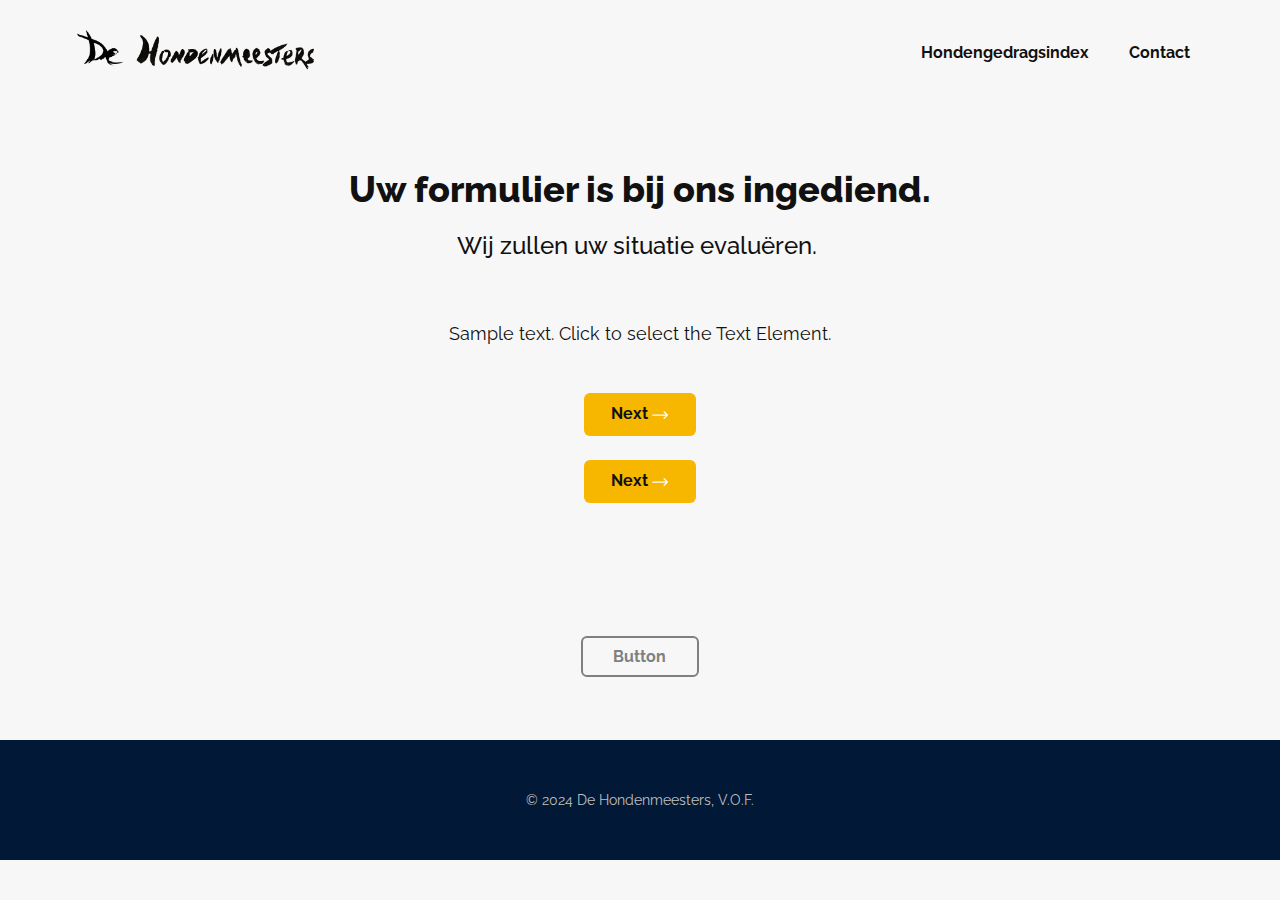
<file: en/Contactformulier-ingediend.html>
<!DOCTYPE html>
<html style="font-size: 16px;" lang="nl-NL"><head>
    <meta name="viewport" content="width=device-width, initial-scale=1.0">
    <meta charset="utf-8">
    <meta name="keywords" content="">
    <meta name="description" content="">
    <title></title>
<!-- Google Tag Manager -->
    <script>(function(w,d,s,l,i){w[l]=w[l]||[];w[l].push({'gtm.start':
    new Date().getTime(),event:'gtm.js'});var f=d.getElementsByTagName(s)[0],
    j=d.createElement(s),dl=l!='dataLayer'?'&l='+l:'';j.async=true;j.src=
    'https://www.googletagmanager.com/gtm.js?id='+i+dl;f.parentNode.insertBefore(j,f);
    })(window,document,'script','dataLayer','GTM-PW8QS8K');</script>
    <!-- End Google Tag Manager -->
    <link rel="stylesheet" href="../nicepage.css" media="screen">
<link rel="stylesheet" href="../Contactformulier-ingediend.css" media="screen">
    <script class="u-script" type="text/javascript" src="../jquery.js" defer=""></script>
    <script class="u-script" type="text/javascript" src="../nicepage.js" defer=""></script>
    <meta name="generator" content="Nicepage 6.2.1, nicepage.com">
    <script async="async" src="https://www.googletagmanager.com/gtag/js?id=G-TG863QR2G8"></script>
    <script> window.dataLayer = window.dataLayer || [];
  function gtag(){dataLayer.push(arguments);}
  gtag('js', new Date());
  gtag('config', 'G-TG863QR2G8'); </script>
    <script> (function(h,o,t,j,a,r){
        h.hj=h.hj||function(){(h.hj.q=h.hj.q||[]).push(arguments)};
        h._hjSettings={hjid:3802335,hjsv:6};
        a=o.getElementsByTagName('head')[0];
        r=o.createElement('script');r.async=1;
        r.src=t+h._hjSettings.hjid+j+h._hjSettings.hjsv;
        a.appendChild(r);
    })(window,document,'https://static.hotjar.com/c/hotjar-','.js?sv='); </script>
    <link rel="icon" href="../images/favicon1.png">
    <link id="u-theme-google-font" rel="stylesheet" href="https://fonts.googleapis.com/css?family=Raleway:100,100i,200,200i,300,300i,400,400i,500,500i,600,600i,700,700i,800,800i,900,900i">
    
    
    
    
    
    <script type="application/ld+json">{
		"@context": "http://schema.org",
		"@type": "Organization",
		"name": "Hondenmeesters",
		"logo": "../images/Hondenmeesters.png"
}</script>
    <meta name="theme-color" content="#404040">
    <meta property="og:title" content="Contactformulier ingediend">
    <meta property="og:description" content="Gedragsdeskundigen gespecialiseerd in probleemgedrag. Ervaring met agressie, verlatingsangst, blaffen, springen, en meer. Geen uurtarief, uw situatie centraal, en gericht op vaardigheid. Operatief omgeving Noord-Holland, Utrecht, Zuid-Holland—actief in Hoorn, Alkmaar, Medemblik, Den Helder. Neem contact met ons op voor advies voor uw situatie.
Bekijk de hondengedragsindex voor verder advies over veelvoorkomend probleemgedrag bij honden.">
    <meta property="og:type" content="website">
  </head>
  <body data-path-to-root="../" data-include-products="false" class="u-body u-palette-3-base u-xl-mode" data-lang="en"><!-- Google Tag Manager (noscript) -->
    <noscript><iframe src="https://www.googletagmanager.com/ns.html?id=GTM-PW8QS8K" height="0" width="0" style="display:none;visibility:hidden"></iframe></noscript>
<!-- End Google Tag Manager (noscript) --><header class="u-clearfix u-header u-palette-3-base u-sticky u-sticky-986b u-header" id="sec-a3c9"><div class="u-clearfix u-sheet u-valign-middle-xs u-sheet-1">
        <a href="../en/Hondenmeesters.html" class="u-image u-logo u-image-1" data-image-width="822" data-image-height="210" title="Home">
          <img src="../images/Hondenmeesters.png" class="u-logo-image u-logo-image-1">
        </a>
        <nav class="u-menu u-menu-one-level u-menu-open-right u-offcanvas u-menu-1" data-responsive-from="MD">
          <div class="menu-collapse" style="font-size: 1rem; letter-spacing: 0px; font-weight: 700;">
            <a class="u-button-style u-custom-left-right-menu-spacing u-custom-padding-bottom u-custom-text-active-color u-custom-text-color u-custom-text-hover-color u-custom-top-bottom-menu-spacing u-nav-link u-text-active-palette-1-base u-text-hover-palette-2-base" href="#"><svg class="u-svg-link" viewBox="0 0 24 24"><use xmlns:xlink="http://www.w3.org/1999/xlink" xlink:href="#menu-hamburger"></use></svg><svg class="u-svg-content" version="1.1" id="menu-hamburger" viewBox="0 0 16 16" x="0px" y="0px" xmlns:xlink="http://www.w3.org/1999/xlink" xmlns="http://www.w3.org/2000/svg">    <g>        <rect y="1" width="16" height="2"></rect>        <rect y="7" width="16" height="2"></rect>        <rect y="13" width="16" height="2"></rect>    </g></svg></a>
          </div>
          <div class="u-custom-menu u-nav-container">
            <ul class="u-nav u-unstyled u-nav-1"><li class="u-nav-item"><a class="u-button-style u-nav-link u-text-active-palette-4-base u-text-body-color u-text-hover-palette-1-base" href="https://www.hondengedragsindex.nl" target="_blank" style="padding: 10px 20px;">Hondengedragsindex</a>
</li><li class="u-nav-item"><a class="u-button-style u-nav-link u-text-active-palette-4-base u-text-body-color u-text-hover-palette-1-base" href="../en/Hondenmeesters.html#sec-b9be" style="padding: 10px 20px;">Contact</a>
</li></ul>
          </div>
          <div class="u-custom-menu u-nav-container-collapse">
            <div class="u-container-style u-inner-container-layout u-palette-3-base u-sidenav">
              <div class="u-inner-container-layout u-sidenav-overflow">
                <div class="u-menu-close"></div>
                <ul class="u-align-center u-custom-font u-heading-font u-nav u-popupmenu-items u-unstyled u-nav-2"><li class="u-nav-item"><a class="u-button-style u-nav-link" href="https://www.hondengedragsindex.nl" target="_blank">Hondengedragsindex</a>
</li><li class="u-nav-item"><a class="u-button-style u-nav-link" href="../en/Hondenmeesters.html#sec-b9be">Contact</a>
</li></ul>
              </div>
            </div>
            <div class="u-black u-menu-overlay u-opacity u-opacity-20"></div>
          </div>
        </nav>
      </div></header>
    <section class="u-clearfix u-palette-3-base u-section-1" id="sec-9b38">
      <div class="u-clearfix u-sheet u-sheet-1">
        <h3 class="u-align-center-lg u-align-center-md u-align-center-sm u-align-center-xs u-text u-text-default u-text-1">Uw formulier is bij ons ingediend.</h3>
        <h4 class="u-align-center u-text u-text-2">Wij zullen uw situatie evaluëren.&nbsp;<br>
        </h4>
      </div>
    </section>
    <section class="u-align-center u-clearfix u-palette-3-base u-section-2" id="sec-152a">
      <div class="u-clearfix u-sheet u-sheet-1">
        <p class="u-text u-text-1">Sample text. Click to select the Text Element.</p>
        <a href="https://nicepage.cloud" class="u-active-palette-4-base u-border-none u-btn u-btn-round u-button-style u-hover-palette-2-light-1 u-palette-2-base u-radius u-text-active-white u-btn-1" target="_blank">Next&nbsp;<span class="u-icon u-block-control u-text-white" data-block="274"><svg xmlns="http://www.w3.org/2000/svg" xmlns:xlink="http://www.w3.org/1999/xlink" version="1.1" xml:space="preserve" class="u-svg-content" viewBox="0 0 512 512" x="0px" y="0px" style="width: 1em; height: 1em;" data-color="#000000"><path d="M506.134,241.843c-0.006-0.006-0.011-0.013-0.018-0.019l-104.504-104c-7.829-7.791-20.492-7.762-28.285,0.068 c-7.792,7.829-7.762,20.492,0.067,28.284L443.558,236H20c-11.046,0-20,8.954-20,20c0,11.046,8.954,20,20,20h423.557 l-70.162,69.824c-7.829,7.792-7.859,20.455-0.067,28.284c7.793,7.831,20.457,7.858,28.285,0.068l104.504-104 c0.006-.006,0.011-.013,0.018-.019C513.968,262.339,513.943,249.635,506.134,241.843z"></path></svg><img></span>​</a>
        <a href="https://nicepage.cloud" class="u-active-palette-4-base u-border-none u-btn u-btn-round u-button-style u-hover-palette-2-light-1 u-palette-2-base u-radius u-text-active-white u-btn-2" target="_blank">Next&nbsp;<span class="u-icon u-block-control u-text-white" data-block="274"><svg xmlns="http://www.w3.org/2000/svg" xmlns:xlink="http://www.w3.org/1999/xlink" version="1.1" xml:space="preserve" class="u-svg-content" viewBox="0 0 512 512" x="0px" y="0px" style="width: 1em; height: 1em;" data-color="#000000"><path d="M506.134,241.843c-0.006-0.006-0.011-0.013-0.018-0.019l-104.504-104c-7.829-7.791-20.492-7.762-28.285,0.068 c-7.792,7.829-7.762,20.492,0.067,28.284L443.558,236H20c-11.046,0-20,8.954-20,20c0,11.046,8.954,20,20,20h423.557 l-70.162,69.824c-7.829,7.792-7.859,20.455-0.067,28.284c7.793,7.831,20.457,7.858,28.285,0.068l104.504-104 c0.006-.006,0.011-.013,0.018-.019C513.968,262.339,513.943,249.635,506.134,241.843z"></path></svg><img></span>​</a>
      </div>
    </section>
    <section class="u-clearfix u-palette-3-base u-section-3" id="carousel_9d01">
      <div class="u-clearfix u-sheet u-sheet-1">
        <a href="https://nicepage.com/c/fashion-beauty-website-templates" class="u-active-palette-4-base u-border-2 u-border-grey-50 u-btn u-btn-round u-button-style u-hover-grey-50 u-none u-radius u-text-grey-50 u-text-hover-white u-btn-1">Button</a>
      </div>
    </section>
    
    
    
    <footer class="u-align-center u-clearfix u-footer u-palette-4-base u-footer" id="sec-e9c0"><div class="u-clearfix u-sheet u-sheet-1">
        <p class="u-small-text u-text u-text-grey-25 u-text-variant u-text-1">​© 2024 De Hondenmeesters, V.O.F.</p>
      </div></footer>
  
</body></html>
</file>
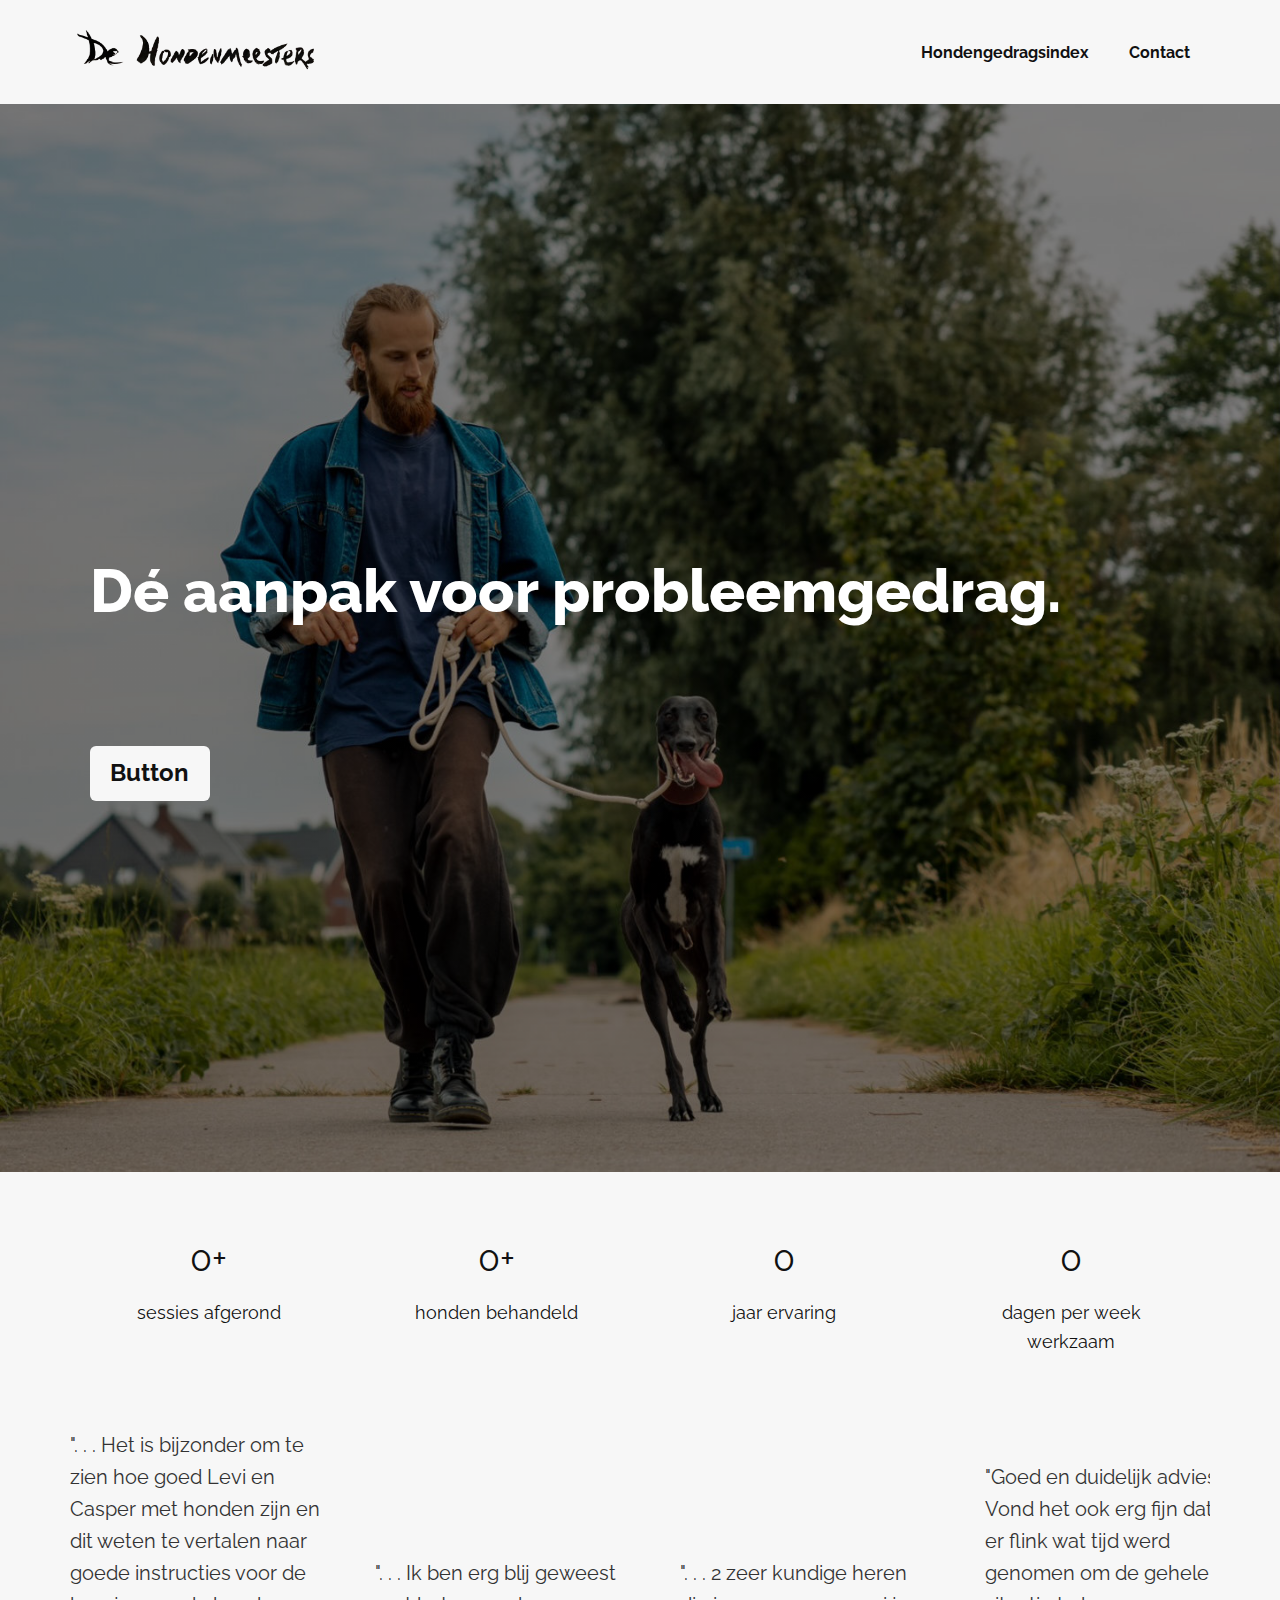
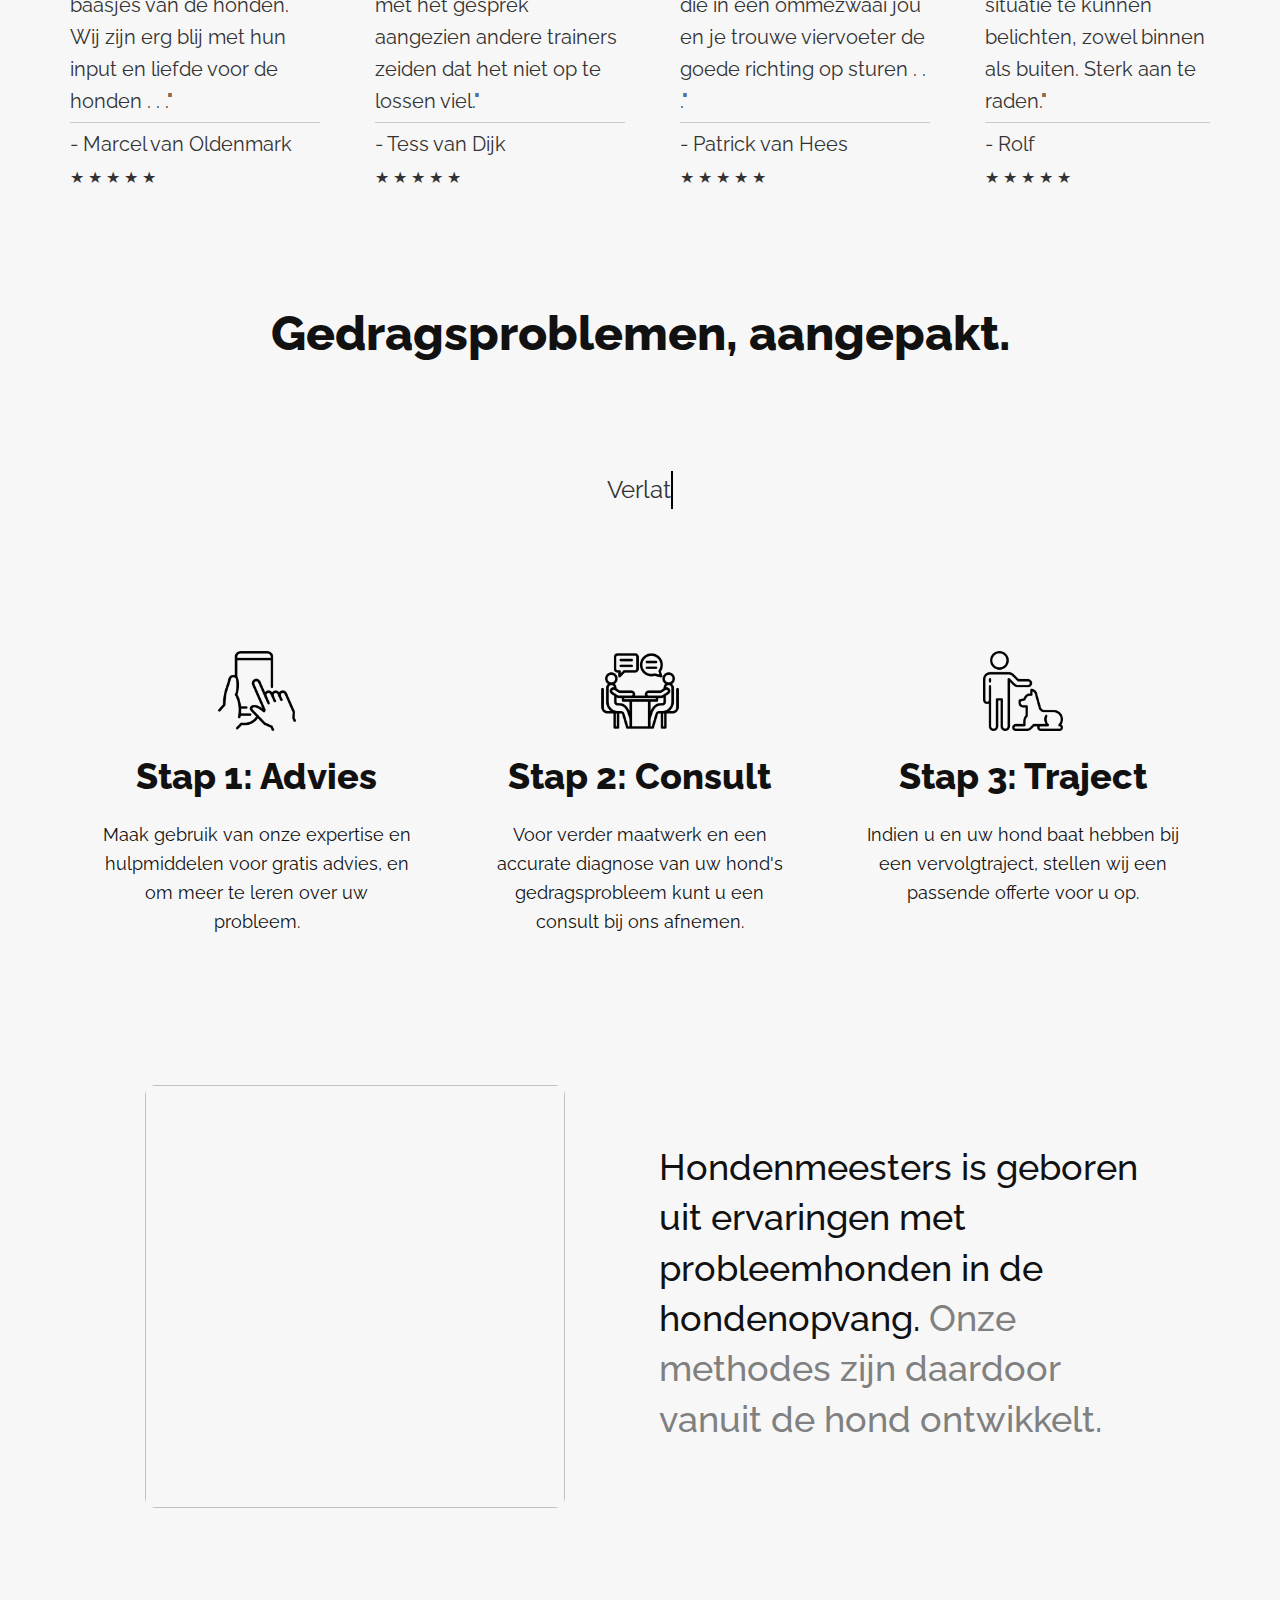
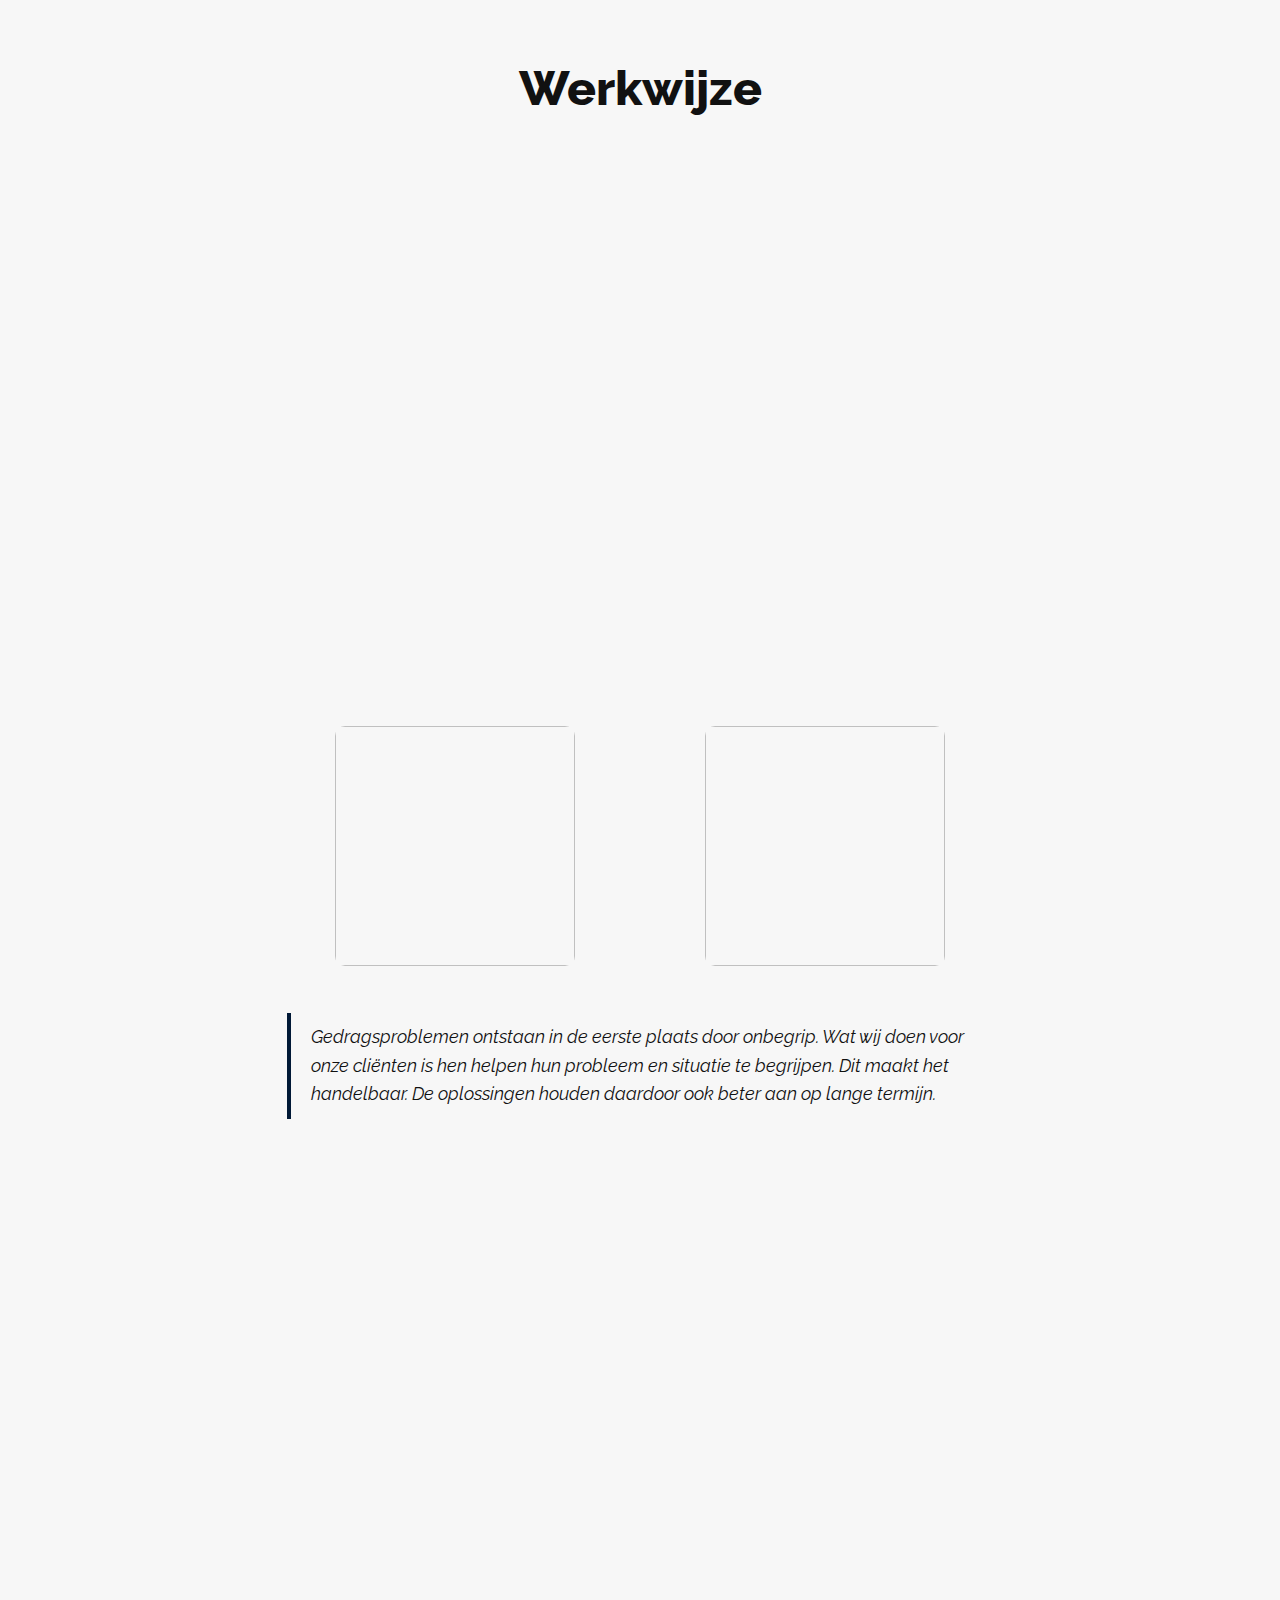
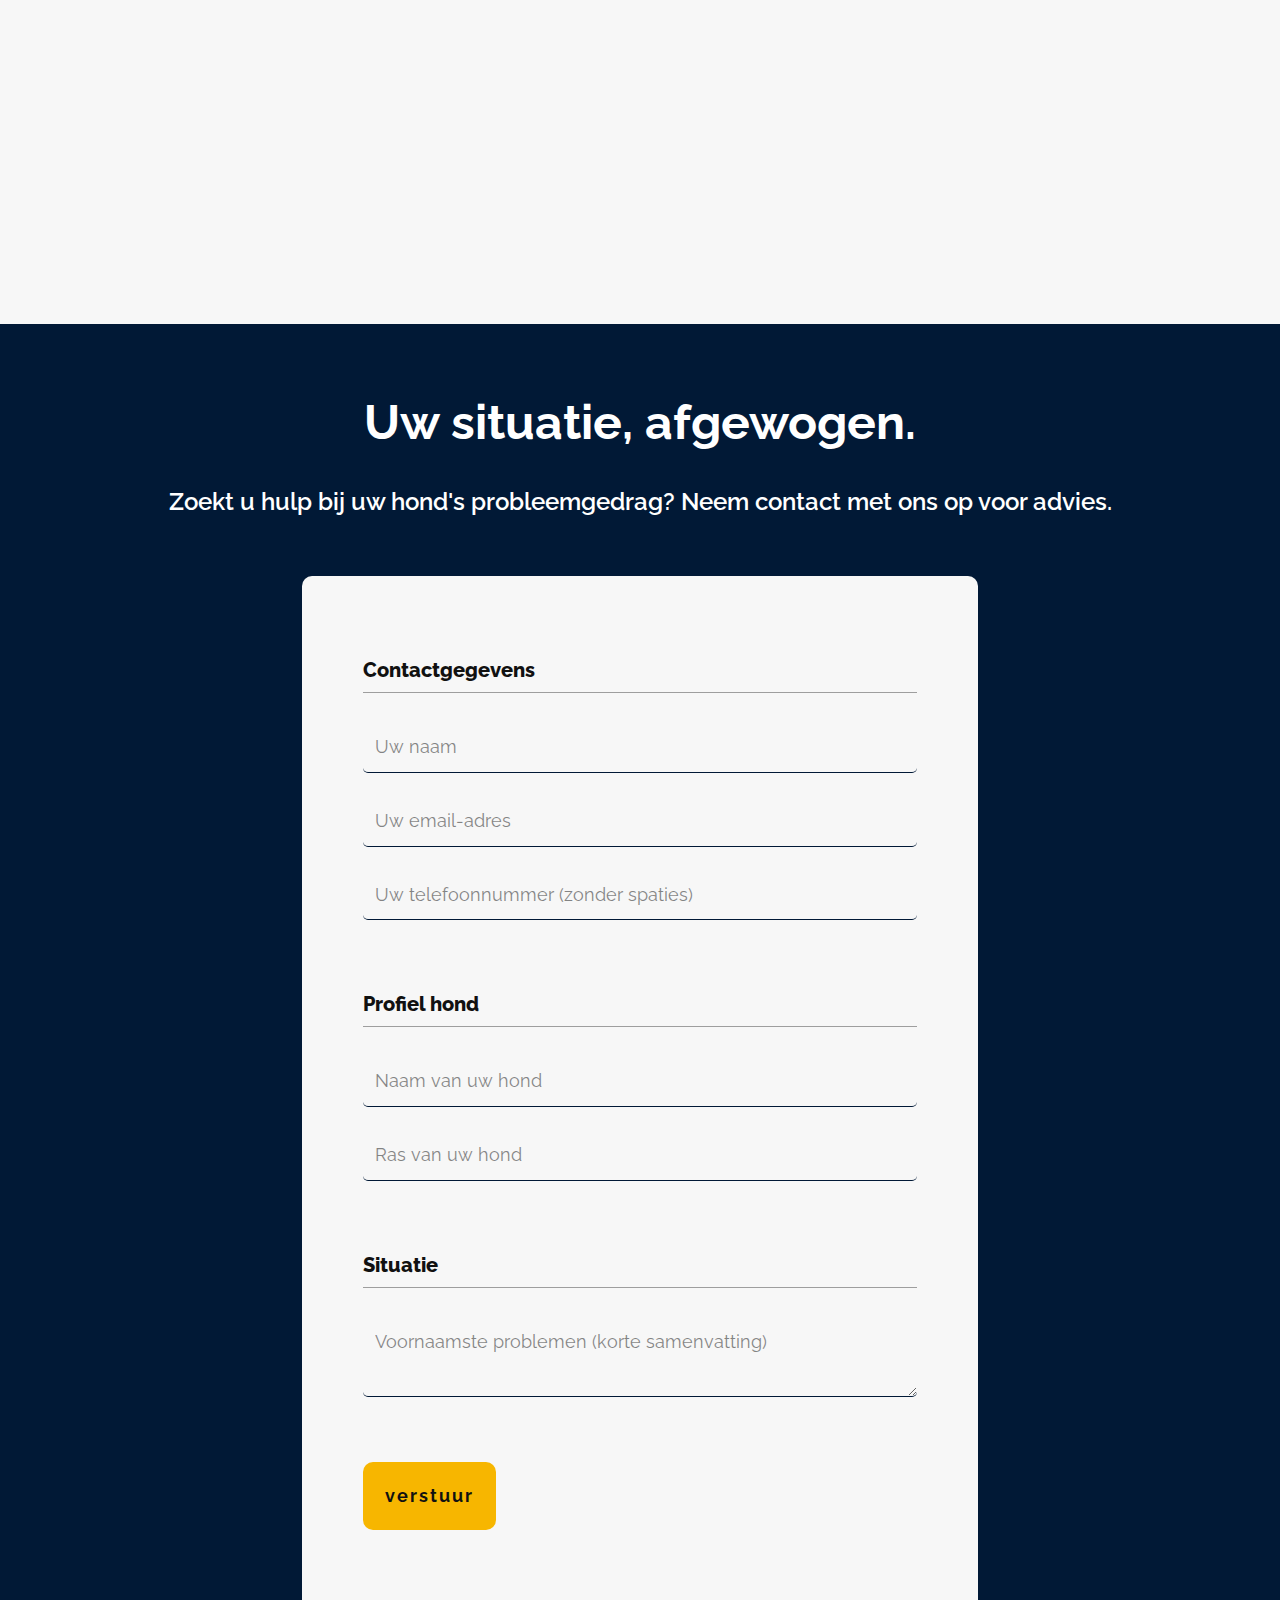
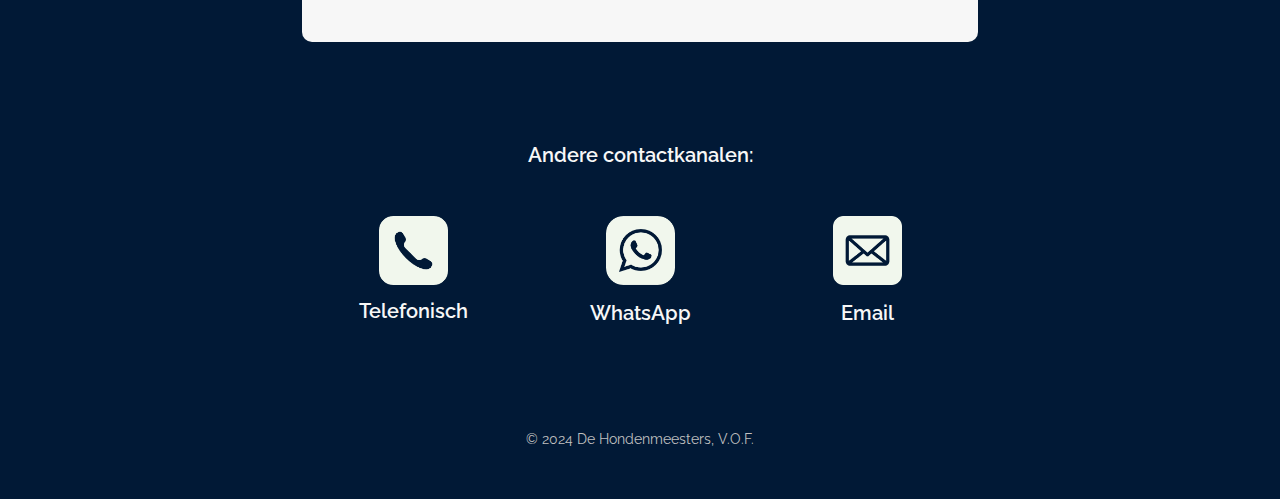
<file: en/Hondenmeesters.html>
<!DOCTYPE html>
<html style="font-size: 16px;" lang="nl-NL"><head>
    <meta name="viewport" content="width=device-width, initial-scale=1.0">
    <meta charset="utf-8">
    <meta name="keywords" content="hondentrainer, gedragsdeskundige, hondengedragstherapeut, kynoloog, uitvalgedrag, blaffen, verlatingsangst, trekken aan de lijn">
    <meta name="description" content="">
    <title>Hondenmeesters | Dé aanpak voor gedragsproblemen</title>
<!-- Google Tag Manager -->
    <script>(function(w,d,s,l,i){w[l]=w[l]||[];w[l].push({'gtm.start':
    new Date().getTime(),event:'gtm.js'});var f=d.getElementsByTagName(s)[0],
    j=d.createElement(s),dl=l!='dataLayer'?'&l='+l:'';j.async=true;j.src=
    'https://www.googletagmanager.com/gtm.js?id='+i+dl;f.parentNode.insertBefore(j,f);
    })(window,document,'script','dataLayer','GTM-PW8QS8K');</script>
    <!-- End Google Tag Manager -->
    <link rel="stylesheet" href="../nicepage.css" media="screen">
<link rel="stylesheet" href="../Hondenmeesters.css" media="screen">
    <script class="u-script" type="text/javascript" src="../jquery.js" defer=""></script>
    <script class="u-script" type="text/javascript" src="../nicepage.js" defer=""></script>
    <meta name="generator" content="Nicepage 6.2.1, nicepage.com">
    <meta name="referrer" content="origin">
    <meta property="og:title" content="Hondenmeesters | Dé aanpak voor probleemgedrag">
    <meta property="og:description" content="Gedragsdeskundigen gespecialiseerd in probleemgedrag. Ervaring met agressie, verlatingsangst, blaffen, springen, en meer. Geen uurtarief, uw situatie centraal, en gericht op vaardigheid. Aanbevolen door dierenartsen en gedragsdeskundigen. Operatief omgeving Noord-Holland, Utrecht, Zuid-Holland—actief in Hoorn, Alkmaar, Medemblik, Den Helder. Neem contact met ons op voor advies voor uw situatie. ">
    <meta property="og:image" content="../images/hero1.jpg">
    <meta property="og:url" content="hondenmeesters.com">
    <script async="async" src="https://www.googletagmanager.com/gtag/js?id=G-TG863QR2G8"></script>
    <script> window.dataLayer = window.dataLayer || [];
  function gtag(){dataLayer.push(arguments);}
  gtag('js', new Date());
  gtag('config', 'G-TG863QR2G8'); </script>
    <script> (function(h,o,t,j,a,r){
        h.hj=h.hj||function(){(h.hj.q=h.hj.q||[]).push(arguments)};
        h._hjSettings={hjid:3802335,hjsv:6};
        a=o.getElementsByTagName('head')[0];
        r=o.createElement('script');r.async=1;
        r.src=t+h._hjSettings.hjid+j+h._hjSettings.hjsv;
        a.appendChild(r);
    })(window,document,'https://static.hotjar.com/c/hotjar-','.js?sv='); </script>
    
    <link rel="icon" href="../images/favicon1.png">
    <link id="u-theme-google-font" rel="stylesheet" href="https://fonts.googleapis.com/css?family=Raleway:100,100i,200,200i,300,300i,400,400i,500,500i,600,600i,700,700i,800,800i,900,900i">
    
    
    
    
    
    
    
    
    
    
    
    
    
    
    
    
    
    <script type="application/ld+json">{
		"@context": "http://schema.org",
		"@type": "Organization",
		"name": "Hondenmeesters",
		"logo": "../images/Hondenmeesters.png"
}</script>
    <meta name="theme-color" content="#404040">
    <meta property="og:type" content="website">
  <script>
    function gdprConfirmed() {
        return true;
    }
    function dynamicLoadScript(src) {
        var script = document.createElement('script');
        script.src = src && typeof src === 'string' ? src : 'https://www.google.com/recaptcha/api.js?render=6LdiTUkpAAAAAB69DzAXCWTbP8_-7HA06xJzA5Zq';
        script.async = true;
        document.body.appendChild(script);
        script.onload = function() {
            let event = new CustomEvent("recaptchaLoaded");
            document.dispatchEvent(event);
        };
    }
    document.addEventListener('DOMContentLoaded', function () {
        var confirmButton = document.querySelector('.u-cookies-consent .u-button-confirm');
        if (confirmButton) {
            confirmButton.onclick = dynamicLoadScript;
        }
    });
    </script>
    <script>
        document.addEventListener("DOMContentLoaded", function(){
            if (!gdprConfirmed()) {
                return;
            }
            dynamicLoadScript();
        });
    </script>
    <script>
        document.addEventListener("recaptchaLoaded", function() {
            if (!gdprConfirmed()) {
                return;
            }
            (function (grecaptcha, sitekey, actions) {
                var recaptcha = {
                    execute: function (action, submitFormCb) {
                        try {
                            grecaptcha.execute(
                                sitekey,
                                {action: action}
                            ).then(function (token) {
                                var forms = document.getElementsByTagName('form');

                                for (var i = 0; i < forms.length; i++) {
                                    var fields = forms[i].getElementsByTagName('input');

                                    for (var j = 0; j < fields.length; j++) {
                                        var field = fields[j];

                                        if ('recaptchaResponse' === field.getAttribute('name')) {
                                            field.setAttribute('value', token);
                                            break;
                                        }
                                    }
                                }
                                submitFormCb();
                            });
                        } catch (e) {
                            var formError = document.querySelector('.u-form-send-error');

                            if (formError) {
                                formError.innerText = 'Site Owner Error: ' + e.message.replace(/:[\s\S]*/, '');
                                formError.style.display = 'block';
                            }
                        }
                    },

                    executeContact: function (submitFormCb) {
                        recaptcha.execute(actions['contact'], submitFormCb);
                    }
                };

                window.recaptchaObject = recaptcha;
            })(
                grecaptcha,
                
                '6LdiTUkpAAAAAB69DzAXCWTbP8_-7HA06xJzA5Zq',
                {'contact': 'contact'}
            );
        });
    </script>
</head>
  <body data-path-to-root="../" data-include-products="false" class="u-body u-palette-3-base u-xl-mode" data-lang="en"><!-- Google Tag Manager (noscript) -->
    <noscript><iframe src="https://www.googletagmanager.com/ns.html?id=GTM-PW8QS8K" height="0" width="0" style="display:none;visibility:hidden"></iframe></noscript>
<!-- End Google Tag Manager (noscript) --><header class="u-clearfix u-header u-palette-3-base u-sticky u-sticky-986b u-header" id="sec-a3c9"><div class="u-clearfix u-sheet u-valign-middle-xs u-sheet-1">
        <a href="../en/Hondenmeesters.html" class="u-image u-logo u-image-1" data-image-width="822" data-image-height="210" title="Home">
          <img src="../images/Hondenmeesters.png" class="u-logo-image u-logo-image-1">
        </a>
        <nav class="u-menu u-menu-one-level u-menu-open-right u-offcanvas u-menu-1" data-responsive-from="MD">
          <div class="menu-collapse" style="font-size: 1rem; letter-spacing: 0px; font-weight: 700;">
            <a class="u-button-style u-custom-left-right-menu-spacing u-custom-padding-bottom u-custom-text-active-color u-custom-text-color u-custom-text-hover-color u-custom-top-bottom-menu-spacing u-nav-link u-text-active-palette-1-base u-text-hover-palette-2-base" href="#"><svg class="u-svg-link" viewBox="0 0 24 24"><use xmlns:xlink="http://www.w3.org/1999/xlink" xlink:href="#menu-hamburger"></use></svg><svg class="u-svg-content" version="1.1" id="menu-hamburger" viewBox="0 0 16 16" x="0px" y="0px" xmlns:xlink="http://www.w3.org/1999/xlink" xmlns="http://www.w3.org/2000/svg">    <g>        <rect y="1" width="16" height="2"></rect>        <rect y="7" width="16" height="2"></rect>        <rect y="13" width="16" height="2"></rect>    </g></svg></a>
          </div>
          <div class="u-custom-menu u-nav-container">
            <ul class="u-nav u-unstyled u-nav-1"><li class="u-nav-item"><a class="u-button-style u-nav-link u-text-active-palette-4-base u-text-body-color u-text-hover-palette-1-base" href="https://www.hondengedragsindex.nl" target="_blank" style="padding: 10px 20px;">Hondengedragsindex</a>
</li><li class="u-nav-item"><a class="u-button-style u-nav-link u-text-active-palette-4-base u-text-body-color u-text-hover-palette-1-base" href="../en/Hondenmeesters.html#sec-b9be" style="padding: 10px 20px;">Contact</a>
</li></ul>
          </div>
          <div class="u-custom-menu u-nav-container-collapse">
            <div class="u-container-style u-inner-container-layout u-palette-3-base u-sidenav">
              <div class="u-inner-container-layout u-sidenav-overflow">
                <div class="u-menu-close"></div>
                <ul class="u-align-center u-custom-font u-heading-font u-nav u-popupmenu-items u-unstyled u-nav-2"><li class="u-nav-item"><a class="u-button-style u-nav-link" href="https://www.hondengedragsindex.nl" target="_blank">Hondengedragsindex</a>
</li><li class="u-nav-item"><a class="u-button-style u-nav-link" href="../en/Hondenmeesters.html#sec-b9be">Contact</a>
</li></ul>
              </div>
            </div>
            <div class="u-black u-menu-overlay u-opacity u-opacity-20"></div>
          </div>
        </nav>
      </div></header>
    <section class="u-align-left u-clearfix u-image u-shading lazyload u-section-1" src="" id="sec-794c" data-image-width="1448" data-image-height="1438" data-bg="url(&quot;../images/hero1.jpg?rand=ee45&quot;)">
      <div class="custom-expanded u-container-style u-group u-shape-rectangle u-group-1">
        <div class="u-container-layout u-container-layout-1">
          <h1 class="u-text u-title u-text-1" data-animation-out="0">Dé aanpak voor probleemgedrag.</h1>
        </div>
      </div>
      <div class="custom-expanded u-container-style u-group u-shape-rectangle u-group-2">
        <div class="u-container-layout u-container-layout-2">
          <a href="https://nicepage.cc" class="u-border-none u-btn u-btn-round u-button-style u-hover-grey-15 u-palette-3-base u-radius u-text-body-color u-text-hover-black u-btn-1">Button</a>
        </div>
      </div>
      <div class="u-clearfix u-custom-html u-expanded-width u-custom-html-1">
        <div id="custom-popup-container">
          <style> #custom-popup-container {
            font-family: 'Raleway', sans-serif;
            position: absolute; /* Changed from fixed to absolute */
            right: -100%; /* Start off-screen to the right */
            bottom: 20px;
            width: 250px;
            background-color: #f7f7f7;
            border-radius: 6px 0px 0px 6px; /* top-left, top-right, bottom-right, bottom-left */
            padding: 10px;
            box-shadow: 0px 0px 10px rgba(0,0,0,0.1);
            transition: right 1.5s ease-out; /* Smooth transition for sliding in */
            z-index: 10; /* Ensure it appears above other content */
        }
        #custom-popup-container.show {
            right: 0px; /* Slide in to 0px from the right edge */
        }
        .custom-popup-text {
            color: #333;
            font-size: 14px;
        }
        @media screen and (min-width: 576px) and (max-width: 767px) {
            #custom-popup-container {
                /* Styles for landscape phones and small tablets */
                width: 300px; /* Example: moderate width for these devices */
                padding: 14px;
                margin-top: 64px;
            }
            #custom-popup-container.show {
                right: 0px; /* Slide in to 0px from the right edge */
            }
            .custom-popup-text {
                font-size: 16px; /* Example: slightly larger text */
                /* More styles as needed */
            }
        }
        /* Media query for desktop screens */
        @media screen and (min-width: 768px) {
            #custom-popup-container {
                /* Desktop specific styles here */
                width: 400px; /* Example: wider popup for desktop */
                padding: 16px;
            }
            #custom-popup-container.show {
                right: 0px; /* Slide in to 0px from the right edge */
            }
            .custom-popup-text {
                font-size: 18px; /* Example: larger text for desktop */
                /* More desktop-specific text styles as needed */
            }
        } </style>
          <div class="custom-popup-text">
            <em>Aanbevolen door dierenartsen</em>
          </div>
        </div>
        <script> // Function to show the popup
    function showPopup() {
        const popup = document.getElementById('custom-popup-container');
        popup.classList.add('show');
    }
    // Call the function after a delay (e.g., 2 seconds after page load)
    window.onload = function() {
        setTimeout(showPopup, 1000);
    }; </script>
      </div>
    </section>
    <section class="u-clearfix u-hidden-md u-hidden-sm u-hidden-xs u-palette-3-base u-section-2" id="sec-e99a">
      <div class="u-clearfix u-sheet u-valign-middle u-sheet-1">
        <div class="u-expanded-width u-list u-list-1">
          <div class="u-repeater u-repeater-1">
            <div class="u-align-center u-container-style u-list-item u-repeater-item">
              <div class="u-container-layout u-similar-container u-container-layout-1">
                <h1 class="u-text u-title u-text-1" data-animation-name="counter" data-animation-event="scroll" data-animation-duration="3000">100+</h1>
                <p class="u-text u-text-2">sessies afgerond</p>
              </div>
            </div>
            <div class="u-align-center u-container-style u-list-item u-repeater-item">
              <div class="u-container-layout u-similar-container u-container-layout-2">
                <h1 class="u-text u-title u-text-3" data-animation-name="counter" data-animation-event="scroll" data-animation-duration="3000">1000+</h1>
                <p class="u-text u-text-4">honden behandeld</p>
              </div>
            </div>
            <div class="u-align-center u-container-style u-list-item u-repeater-item">
              <div class="u-container-layout u-similar-container u-container-layout-3">
                <h1 class="u-text u-title u-text-5" data-animation-name="counter" data-animation-event="scroll" data-animation-duration="3000">8</h1>
                <p class="u-text u-text-6">jaar ervaring</p>
              </div>
            </div>
            <div class="u-align-center u-container-style u-list-item u-repeater-item">
              <div class="u-container-layout u-similar-container u-container-layout-4">
                <h1 class="u-text u-title u-text-7" data-animation-name="counter" data-animation-event="scroll" data-animation-duration="3000">7</h1>
                <p class="u-text u-text-8">dagen per week werkzaam</p>
              </div>
            </div>
          </div>
        </div>
      </div>
    </section>
    <section class="u-clearfix u-hidden-lg u-hidden-sm u-hidden-xl u-hidden-xs u-section-3" id="carousel_1622">
      <div class="u-clearfix u-sheet u-valign-middle u-sheet-1">
        <div class="u-expanded-width u-list u-list-1">
          <div class="u-repeater u-repeater-1">
            <div class="u-align-center u-container-style u-list-item u-repeater-item">
              <div class="u-container-layout u-similar-container u-container-layout-1">
                <h1 class="u-text u-title u-text-1" data-animation-name="counter" data-animation-event="scroll" data-animation-duration="3000">100+</h1>
                <p class="u-text u-text-2">sessies afgerond</p>
              </div>
            </div>
            <div class="u-align-center u-container-style u-list-item u-repeater-item">
              <div class="u-container-layout u-similar-container u-container-layout-2">
                <h1 class="u-text u-title u-text-3" data-animation-name="counter" data-animation-event="scroll" data-animation-duration="3000">1000+</h1>
                <p class="u-text u-text-4">honden behandeld</p>
              </div>
            </div>
            <div class="u-align-center u-container-style u-list-item u-repeater-item">
              <div class="u-container-layout u-similar-container u-container-layout-3">
                <h1 class="u-text u-title u-text-5" data-animation-name="counter" data-animation-event="scroll" data-animation-duration="3000">8</h1>
                <p class="u-text u-text-6">jaar ervaring</p>
              </div>
            </div>
          </div>
        </div>
      </div>
    </section>
    <section class="u-clearfix u-hidden-lg u-hidden-md u-hidden-xl u-hidden-xs u-section-4" id="carousel_0e25">
      <div class="u-clearfix u-sheet u-valign-middle u-sheet-1">
        <div class="u-expanded-width u-list u-list-1">
          <div class="u-repeater u-repeater-1">
            <div class="u-align-center u-container-style u-list-item u-repeater-item">
              <div class="u-container-layout u-similar-container u-container-layout-1">
                <h1 class="u-text u-title u-text-1" data-animation-name="counter" data-animation-event="scroll" data-animation-duration="3000">100+</h1>
                <p class="u-text u-text-2">sessies afgerond</p>
              </div>
            </div>
            <div class="u-align-center u-container-style u-list-item u-repeater-item">
              <div class="u-container-layout u-similar-container u-container-layout-2">
                <h1 class="u-text u-title u-text-3" data-animation-name="counter" data-animation-event="scroll" data-animation-duration="3000">1000+</h1>
                <p class="u-text u-text-4">honden behandeld</p>
              </div>
            </div>
            <div class="u-align-center u-container-style u-list-item u-repeater-item">
              <div class="u-container-layout u-similar-container u-container-layout-3">
                <h1 class="u-text u-title u-text-5" data-animation-name="counter" data-animation-event="scroll" data-animation-duration="3000">8</h1>
                <p class="u-text u-text-6">jaar ervaring</p>
              </div>
            </div>
          </div>
        </div>
      </div>
    </section>
    <section class="u-clearfix u-palette-3-base u-section-5" id="carousel_c4f3">
      <div class="u-clearfix u-sheet u-sheet-1">
        <div class="u-clearfix u-custom-html u-expanded-width u-custom-html-1">
          <div id="levi-review-animation-block">
            <style> /* Style the scrollbar track (background) */
        #levi-review-animation-block::-webkit-scrollbar-track {
            background-color: transparent; /* or any color you want */
            border-radius: 10px;
            margin-block: 10px; /* Creates space above and below the track */
        }
        /* Style the scrollbar thumb (the part that you drag) */
        #levi-review-animation-block::-webkit-scrollbar-thumb {
            background-color: #b3b3b3; /* or any color you want */
            border-radius: 10px;
            border: 4px solid transparent; /* Creates padding around the thumb */
            background-clip: content-box; /* Ensures the padding doesn't affect the color */
        }
        /* Define the width or height of the scrollbar */
        #levi-review-animation-block::-webkit-scrollbar {
            height: 12px; /* or any size you want */
        }
        #levi-review-animation-block {
            font-family: 'Raleway', sans-serif;
            font-size: 20px;
            color: #333;
            overflow-x: auto; /* Enables horizontal scrolling */
            white-space: nowrap; /* Ensures items are in a single line */
            width: 100%;
            box-sizing: border-box;
            margin-bottom: 20px;
        }
        .levi-review-ticker {
            padding-bottom: 20px; /* Adjust this value as needed */
            box-sizing: content-box; /* This ensures the padding does not affect the width of the ticker */
            display: inline-block; /* Align items in a single row */
        }
        .levi-review-item {
            padding-bottom: 20px; /* Adjust this value as needed */
            box-sizing: content-box; /* This ensures the padding does not affect the width of the ticker */
            display: inline-block; /* Use inline-block for horizontal alignment */
            max-width: 250px; /* Maximum width for each review */
            margin-right: 50px; /* Space between reviews */
            text-align: left;
            vertical-align: bottom; /* Align the content to the top */
            white-space: normal; /* Allow text wrapping inside each review */
            margin-top: 32px;
        }
        .levi-review-text, .review-rating {
            display: block; /* Makes the text appear above the name */
        }
        .levi-review-text {
            border-bottom: 1px solid #ccc; /* Horizontal line below the review text */
            margin-bottom: 5px; /* Space between the text and the line */
            padding-bottom: 5px; /* Space between the text and the line */
        }
        .levi-review-rating {
            font-size: 16px; /* Smaller font size for rating */
            margin-top: 5px; /* Space between the name and the rating */
        } </style>
            <div class="levi-review-ticker" id="levireviewTicker">
              <span class="levi-review-item">
                <span class="levi-review-text">". . . Het is bijzonder om te zien hoe goed Levi en Casper met honden zijn en dit weten te vertalen naar goede instructies voor de baasjes van de honden. Wij zijn erg blij met hun input en liefde voor de honden . . ."</span> - Marcel van Oldenmark <br>
                <span class="levi-review-rating">★ ★ ★ ★ ★</span>
              </span>
              <span class="levi-review-item">
                <span class="levi-review-text">". . . Ik ben erg blij geweest met het gesprek aangezien andere trainers zeiden dat het niet op te lossen viel."</span> - Tess van Dijk <br>
                <span class="levi-review-rating">★ ★ ★ ★ ★</span>
              </span>
              <span class="levi-review-item">
                <span class="levi-review-text">". . . 2 zeer kundige heren die in een ommezwaai jou en je trouwe viervoeter de goede richting op sturen . . ."</span> - Patrick van Hees <br>
                <span class="levi-review-rating">★ ★ ★ ★ ★</span>
              </span>
              <span class="levi-review-item">
                <span class="levi-review-text">"Goed en duidelijk advies. Vond het ook erg fijn dat er flink wat tijd werd genomen om de gehele situatie te kunnen belichten, zowel binnen als buiten. Sterk aan te raden."</span> - Rolf <br>
                <span class="levi-review-rating">★ ★ ★ ★ ★</span>
              </span>
              <span class="levi-review-item">
                <span class="levi-review-text">". . . ze stoppen pas als het (realistische) doel behaald is . . ."</span> - Eefje Fehres <br>
                <span class="levi-review-rating">★ ★ ★ ★ ★</span>
              </span>
              <span class="levi-review-item">
                <span class="levi-review-text">"De hondenmeesters hebben mijn hond en mij goed geholpen met duidelijk advies. <br> Wij zijn zeer tevreden!"
                </span> - Hans Donk <br>
                <span class="levi-review-rating">★ ★ ★ ★ ★</span>
              </span>
            </div>
          </div>
        </div>
      </div>
    </section>
    <section class="u-clearfix u-palette-3-base u-section-6" id="sec-055c">
      <div class="u-clearfix u-sheet u-sheet-1">
        <h2 class="u-align-center u-text u-text-1">Gedragsproblemen, aangepakt.</h2>
        <div class="custom-expanded u-align-center u-clearfix u-custom-html u-custom-html-1">
          <div id="text-animation-block">
            <div id="text-animation-container">
              <p>&nbsp;</p><!-- Initialized with a non-breaking space -->
            </div>
            <script> (function() {
            const textPrompts = ["Verlatingsangst", "Trekken aan de lijn", "Overmatig blaffen", "Uitvalgedrag", "Agressie", "Bezittelijkheid", "Baknijd", "Bijtneigingen"];
            const container = document.querySelector("#text-animation-block #text-animation-container p");
            let currentPrompt = 0;
            let letterCount = 0;
            let reverse = false;
            let pauseDuration = 1000; // Pause duration when text is fully typed
            let lastUpdate = Date.now();
            function updateText() {
                let now = Date.now();
                let delta = now - lastUpdate;
                if (reverse) {
                    if (letterCount === 0) {
                        container.textContent = '\u00A0'; // Display a non-breaking space when no prompt is visible
                        currentPrompt = (currentPrompt + 1) % textPrompts.length;
                        reverse = false;
                        lastUpdate = now;
                    } else if (delta > 50) { // Backspacing speed
                        letterCount--;
                        lastUpdate = now;
                    }
                } else {
                    if (letterCount === textPrompts[currentPrompt].length) {
                        if (delta > pauseDuration) {
                            reverse = true;
                            lastUpdate = now;
                        }
                    } else if (delta > 100) { // Typing speed
                        letterCount++;
                        lastUpdate = now;
                    }
                }
                if (letterCount > 0) {
                    container.textContent = textPrompts[currentPrompt].substr(0, letterCount);
                }
            }
            setInterval(updateText, 50); // Interval for checking updates
        })(); </script>
          </div>
        </div>
      </div>
    </section>
    <section class="u-align-center u-clearfix u-palette-3-base u-section-7" id="sec-1d6a">
      <div class="u-align-left u-clearfix u-sheet u-valign-middle u-sheet-1">
        <div class="u-expanded-width u-list u-list-1">
          <div class="u-repeater u-repeater-1">
            <div class="u-container-style u-list-item u-repeater-item">
              <div class="u-container-layout u-similar-container u-container-layout-1"><span class="u-file-icon u-icon u-icon-1"><img src="../images/4121823.png" alt=""></span>
                <h3 class="u-align-center u-text u-text-default u-text-1">Stap 1: Advies</h3>
                <p class="u-align-center u-text u-text-2">Maak gebruik van onze expertise en hulpmiddelen voor gratis advies, en om meer te leren over uw probleem.</p>
              </div>
            </div>
            <div class="u-align-center u-container-style u-list-item u-repeater-item">
              <div class="u-container-layout u-similar-container u-container-layout-2"><span class="u-file-icon u-icon u-icon-2"><img src="../images/8915767.png" alt=""></span>
                <h3 class="u-align-center u-text u-text-default u-text-3">Stap 2: Consult</h3>
                <p class="u-align-center u-text u-text-4">Voor verder maatwerk en een accurate diagnose van uw hond's gedragsprobleem kunt u een consult bij ons afnemen.</p>
              </div>
            </div>
            <div class="u-container-style u-list-item u-repeater-item">
              <div class="u-container-layout u-similar-container u-container-layout-3"><span class="u-file-icon u-icon u-icon-3"><img src="../images/6401099.png" alt=""></span>
                <h3 class="u-align-center u-text u-text-default u-text-5">Stap 3: Traject</h3>
                <p class="u-align-center u-text u-text-6">Indien u en uw hond baat hebben bij een vervolgtraject, stellen wij een passende offerte voor u op.</p>
              </div>
            </div>
          </div>
        </div>
      </div>
    </section>
    <section class="u-clearfix u-palette-3-base u-section-8" id="carousel_63ae">
      <div class="u-clearfix u-sheet u-sheet-1">
        <div class="u-align-left u-container-style u-expanded-width-xs u-group u-shape-rectangle u-group-1">
          <div class="u-container-layout u-container-layout-1">
            <h3 class="u-text u-text-1"> Hondenmeesters is geboren uit ervaringen met probleemhonden in de hondenopvang. <span class="u-text-grey-50">Onze methodes zijn daardoor vanuit de hond ontwikkelt.</span>
            </h3>
          </div>
        </div>
        <div class="u-container-style u-expanded-width-xs u-group u-shape-rectangle u-group-2">
          <div class="u-container-layout u-valign-middle u-container-layout-2">
            <img class="u-image u-image-round u-radius lazyload u-image-1" alt="" data-image-width="1434" data-image-height="1442" data-src="../images/maxie1.jpeg">
          </div>
        </div>
      </div>
    </section>
    <section class="u-align-center u-clearfix u-palette-3-base u-section-9" id="sec-5aaf">
      <div class="u-clearfix u-sheet u-valign-middle-lg u-valign-middle-md u-valign-middle-xl u-sheet-1">
        <h2 class="u-text u-text-default u-text-1">Werkwijze</h2>
        <div class="u-expanded-width-xs u-list u-list-1">
          <div class="u-repeater u-repeater-1">
            <div class="u-container-style u-list-item u-repeater-item">
              <div class="u-container-layout u-similar-container u-container-layout-1"><span class="u-file-icon u-icon u-icon-circle u-palette-3-base u-icon-1" data-animation-name="customAnimationIn" data-animation-duration="500" data-animation-delay="100" data-animation-out="0"><img src="../images/4844425-3e9a0ca2.png" alt=""></span>
                <div class="u-container-style u-group u-group-1">
                  <div class="u-container-layout u-container-layout-2">
                    <h5 class="u-text u-text-2" data-animation-name="customAnimationIn" data-animation-duration="500" data-animation-delay="200" data-animation-out="0">Geen uurtarief</h5>
                    <p class="u-text u-text-3" data-animation-name="customAnimationIn" data-animation-duration="500" data-animation-delay="300" data-animation-out="0">Wij rekenen niet onze uren door, maar baseren onze prijzen op de kwaliteit de we kunnen leveren.</p>
                  </div>
                </div>
              </div>
            </div>
            <div class="u-container-style u-list-item u-repeater-item">
              <div class="u-container-layout u-similar-container u-container-layout-3"><span class="u-file-icon u-hover-feature u-icon u-icon-circle u-palette-3-base u-icon-2" data-animation-name="customAnimationIn" data-animation-duration="500" data-animation-out="0" data-animation-delay="400"><img src="../images/3110076-d4ac9a56.png" alt=""></span>
                <div class="u-container-style u-group u-video-cover u-group-2">
                  <div class="u-container-layout u-container-layout-4">
                    <h5 class="u-text u-text-default u-text-4" data-animation-name="customAnimationIn" data-animation-duration="500" data-animation-out="0" data-animation-delay="500">Geen sessielimiet</h5>
                    <p class="u-text u-text-default u-text-5" data-animation-name="customAnimationIn" data-animation-duration="500" data-animation-out="0" data-animation-delay="600">Je koopt bij ons niet een vooraf-bepaald aantal sessies, maar een begeerd resultaat.</p>
                  </div>
                </div>
              </div>
            </div>
            <div class="u-container-style u-list-item u-repeater-item">
              <div class="u-container-layout u-similar-container u-container-layout-5"><span class="u-file-icon u-icon u-icon-circle u-palette-3-base u-icon-3" data-animation-name="customAnimationIn" data-animation-duration="500" data-animation-out="0" data-animation-delay="700"><img src="../images/11466329-49b2a4ce.png" alt=""></span>
                <div class="u-container-style u-group u-video-cover u-group-3">
                  <div class="u-container-layout u-container-layout-6">
                    <h5 class="u-text u-text-default u-text-6" data-animation-name="customAnimationIn" data-animation-duration="500" data-animation-delay="800" data-animation-out="0">Gericht op vaardigheid</h5>
                    <p class="u-text u-text-default u-text-7" data-animation-name="customAnimationIn" data-animation-duration="500" data-animation-delay="900" data-animation-out="0">De manier waarop we mensen trainen is hetzelfde als de manier waarop we honden trainen: <span style="font-style: italic;">conditioneren</span>.</p>
                  </div>
                </div>
              </div>
            </div>
            <div class="u-container-style u-list-item u-repeater-item">
              <div class="u-container-layout u-similar-container u-container-layout-7"><span class="u-file-icon u-icon u-icon-circle u-palette-3-base u-icon-4" data-animation-name="customAnimationIn" data-animation-duration="500" data-animation-out="0" data-animation-delay="1000"><img src="../images/3050384-4b6de646.png" alt=""></span>
                <div class="u-container-style u-group u-video-cover u-group-4">
                  <div class="u-container-layout u-container-layout-8">
                    <h5 class="u-text u-text-default u-text-8" data-animation-name="customAnimationIn" data-animation-duration="500" data-animation-delay="1100" data-animation-out="0">Gespecialiseerd in probleemgedrag</h5>
                    <p class="u-text u-text-default u-text-9" data-animation-name="customAnimationIn" data-animation-duration="500" data-animation-delay="1200" data-animation-out="0">Voor veel van onze cliënten zijn wij het laatste redmiddel.</p>
                  </div>
                </div>
              </div>
            </div>
          </div>
        </div>
      </div>
      
    </section>
    <section class="u-clearfix u-palette-3-base u-section-10" id="carousel_fca6">
      <div class="u-clearfix u-sheet u-sheet-1">
        <div class="u-container-style u-group u-shape-rectangle u-group-1">
          <div class="u-container-layout u-valign-bottom-xs u-container-layout-1">
            <img alt="" class="u-image u-image-round u-radius lazyload u-image-1" data-image-width="1944" data-image-height="1944" data-src="../images/cas3-min1.jpeg">
            <img alt="" class="u-image u-image-round u-radius lazyload u-image-2" data-image-width="1920" data-image-height="1920" data-src="../images/levi3-min.jpeg">
          </div>
        </div>
        <blockquote class="u-border-palette-4-base u-text u-text-1">Gedragsproblemen ontstaan in de eerste plaats door onbegrip. Wat wij doen voor onze cliënten is hen helpen hun probleem en situatie te begrijpen. Dit maakt het handelbaar. De oplossingen houden daardoor ook beter aan op lange termijn.</blockquote>
        <p class="u-align-right u-text u-text-2" data-animation-name="customAnimationIn" data-animation-duration="2500" data-animation-delay="1000" data-animation-out="0">Sample text. Click to select the Text Element.</p>
      </div>
    </section>
    <section class="u-align-center u-clearfix u-palette-3-base u-section-11" id="sec-8112">
      <div class="u-clearfix u-sheet u-sheet-1">
        <div class="u-container-style u-expanded-width u-group u-shape-rectangle u-group-1">
          <div class="u-container-layout u-container-layout-1">
            <img class="u-absolute-hcenter u-expanded-height u-image u-image-contain u-image-default u-preserve-proportions lazyload u-image-1" alt="" data-image-width="2500" data-image-height="2500" data-animation-name="customAnimationIn" data-animation-duration="2000" data-animation-out="0" data-src="../images/HLogoEdited2.png">
          </div>
        </div>
        <div class="u-container-style u-expanded-width u-group u-shape-rectangle u-group-2">
          <div class="u-container-layout u-container-layout-2">
            <h2 class="u-text u-text-1" data-animation-name="customAnimationIn" data-animation-duration="2500" data-animation-delay="1000" data-animation-out="0"> Wij zijn toegewijd aan het vinden van passende oplossingen voor probleemsituaties, <span class="u-text-grey-50">en het inbrengen van blijvende veranderingen die de band tussen mens en hond bevordert.</span>
              <br>
            </h2>
          </div>
        </div>
      </div>
    </section>
    <section class="u-clearfix u-palette-4-base u-section-12" id="sec-b9be">
      <div class="u-clearfix u-sheet u-sheet-1">
        <div class="data-layout-selected u-clearfix u-expanded-width u-layout-wrap u-layout-wrap-1">
          <div class="u-layout">
            <div class="u-layout-col">
              <div class="u-align-center u-container-style u-layout-cell u-size-60 u-layout-cell-1">
                <div class="u-container-layout u-container-layout-1">
                  <h2 class="u-text u-text-1">Uw situatie, afgewogen.</h2>
                  <h4 class="u-text u-text-2">Zoekt u hulp bij uw hond's probleemgedrag? Neem contac​t met ons op voor advies.</h4>
                </div>
              </div>
            </div>
          </div>
        </div>
      </div>
    </section>
    <section class="u-clearfix u-palette-4-base u-section-13" id="sec-b100">
      <div class="u-clearfix u-sheet u-valign-middle u-sheet-1">
        <div class="u-container-style u-expanded-width-sm u-expanded-width-xs u-group u-palette-3-base u-radius u-shape-round u-group-1">
          <div class="u-container-layout u-container-layout-1">
            <div class="custom-expanded u-form u-form-1">
              <form action="https://forms.nicepagesrv.com/v2/form/process" class="u-clearfix u-form-spacing-24 u-form-vertical u-inner-form" style="padding: 24px;" source="email" name="contact_form" redirect="true" redirect-address="Contactformulier-ingediend.html">
                <h5 class="u-form-group u-form-text u-text u-text-1">Contactgegevens</h5>
                <div class="u-border-1 u-border-grey-dark-1 u-form-group u-form-line u-line u-line-horizontal u-opacity u-opacity-50 u-line-1"></div>
                <div class="u-form-group u-form-name u-label-none">
                  <label class="u-label u-label-1">Name</label>
                  <input type="text" placeholder="Uw naam" id="name-3b9a" name="client_name" class="u-border-no-left u-border-no-right u-border-no-top u-border-palette-4-base u-input u-input-rectangle u-palette-3-base u-radius u-text-body-color u-input-1" required="">
                </div>
                <div class="u-form-email u-form-group u-label-none">
                  <label class="u-label u-label-2">Email</label>
                  <input type="email" placeholder="Uw email-adres" id="email-3b9a" name="email" class="u-border-no-left u-border-no-right u-border-no-top u-border-palette-4-base u-input u-input-rectangle u-palette-3-base u-radius u-text-body-color u-input-2" required="">
                </div>
                <div class="u-form-group u-form-phone u-label-none u-form-group-5">
                  <label class="u-label u-label-3">Phone</label>
                  <input type="tel" placeholder="Uw telefoonnummer (zonder spaties)" id="phone-8cc2" name="phone" class="u-border-no-left u-border-no-right u-border-no-top u-border-palette-4-base u-input u-input-rectangle u-palette-3-base u-radius u-text-body-color u-input-3" required="">
                </div>
                <h5 class="u-form-group u-form-text u-text u-text-2">Profiel hond</h5>
                <div class="u-border-1 u-border-grey-dark-1 u-form-group u-form-line u-line u-line-horizontal u-opacity u-opacity-50 u-line-2"></div>
                <div class="u-form-group u-form-name u-label-none u-form-group-8">
                  <label class="u-label u-label-4">Name</label>
                  <input type="text" placeholder="Naam van uw hond" id="name-5411" name="dog_name" class="u-border-no-left u-border-no-right u-border-no-top u-border-palette-4-base u-input u-input-rectangle u-palette-3-base u-radius u-text-body-color u-input-4" required="">
                </div>
                <div class="u-form-group u-label-none u-form-group-9">
                  <label class="u-label u-label-5">Input</label>
                  <input type="text" placeholder="Ras van uw hond" id="text-e4c0" name="breed" class="u-border-no-left u-border-no-right u-border-no-top u-border-palette-4-base u-input u-input-rectangle u-palette-3-base u-radius u-text-body-color u-input-5" required="required">
                </div>
                <h5 class="u-form-group u-form-text u-text u-text-3">Situatie</h5>
                <div class="u-border-1 u-border-grey-dark-1 u-form-group u-form-line u-line u-line-horizontal u-opacity u-opacity-50 u-line-3"></div>
                <div class="u-form-group u-form-message u-label-none u-form-group-12">
                  <label class="u-label u-label-6">Message</label>
                  <textarea placeholder="Voornaamste problemen (korte samenvatting)" id="message-3b9a" name="main_issues" class="u-border-no-left u-border-no-right u-border-no-top u-border-palette-4-base u-input u-input-rectangle u-palette-3-base u-radius u-text-body-color u-input-6" required=""></textarea>
                </div>
                <div class="u-align-left u-form-group u-form-submit">
                  <a href="#" class="u-active-palette-4-base u-border-grey-dark-1 u-border-none u-btn u-btn-round u-btn-submit u-button-style u-hover-palette-2-light-1 u-palette-2-base u-radius u-text-active-palette-3-base u-text-body-color u-text-hover-grey-75 u-btn-1">verstuur</a>
                  <input type="submit" value="submit" class="u-form-control-hidden">
                </div>
                <div class="u-form-send-message u-form-send-success">Uw formulier is ingediend. Wij zullen spoedig contact met u opnemen.</div>
                <div class="u-form-send-error u-form-send-message">Niet gelukt. Controleer alle velden en probeer het nogmaals.</div>
                <input type="hidden" value="" name="recaptchaResponse">
                <input type="hidden" name="formServices" value="44c12ee3-7bb3-1ccf-318f-4b2c6383bb18;">
                <input type="hidden" name="siteKey" value="6LdiTUkpAAAAAB69DzAXCWTbP8_-7HA06xJzA5Zq">
              </form>
            </div>
          </div>
        </div>
      </div>
    </section>
    <section class="u-clearfix u-hidden-sm u-hidden-xs u-palette-4-base u-section-14" id="sec-6d52">
      <div class="u-clearfix u-sheet u-sheet-1">
        <h5 class="u-text u-text-default u-text-palette-3-base u-text-1">Andere contactkanalen:</h5>
        <div class="data-layout-selected u-clearfix u-layout-wrap u-layout-wrap-1">
          <div class="u-layout">
            <div class="u-layout-row">
              <div class="u-container-style u-layout-cell u-size-20 u-layout-cell-1">
                <div class="u-container-layout u-container-layout-1"><span class="u-file-icon u-icon u-text-palette-3-base whatsapp u-icon-1" data-href="tel:+31623621390‬"><img src="../images/831360-0b79b363-268d69bb.png" alt=""></span>
                  <h5 class="u-text u-text-default u-text-palette-3-base u-text-2">Telefonisch</h5>
                </div>
              </div>
              <div class="u-align-left u-container-style u-layout-cell u-size-20 u-layout-cell-2">
                <div class="u-container-layout u-container-layout-2"><span class="u-file-icon u-icon u-text-palette-3-base whatsapp u-icon-2" data-href="https://wa.me/message/QXN5WOOOGPXXI1"><img src="../images/254409-0452836c-ab801c94.png" alt=""></span>
                  <h5 class="u-text u-text-default u-text-palette-3-base u-text-3">WhatsApp</h5>
                </div>
              </div>
              <div class="cell-temp-clone u-align-left u-container-style u-layout-cell u-size-20 u-layout-cell-3">
                <div class="u-container-layout u-container-layout-3"><span class="email u-file-icon u-icon u-text-palette-3-base u-icon-3" data-href="mailto:hondenmeesters@gmail.com"><img src="../images/3711159-86c5789f-8cef319c.png" alt=""></span>
                  <h5 class="u-text u-text-default u-text-palette-3-base u-text-4">Email</h5>
                </div>
              </div>
            </div>
          </div>
        </div>
      </div>
    </section>
    <section class="u-clearfix u-hidden-lg u-hidden-md u-hidden-xl u-palette-4-base u-section-15" id="carousel_fe07">
      <div class="u-clearfix u-sheet u-sheet-1">
        <h5 class="u-text u-text-default u-text-palette-3-base u-text-1">Andere contactkanalen:</h5>
        <div class="u-container-style u-expanded-width u-group u-shape-rectangle u-group-1">
          <div class="u-container-layout u-container-layout-1"><span class="u-file-icon u-icon u-text-palette-3-base whatsapp u-icon-1" data-href="https://wa.me/message/QXN5WOOOGPXXI1"><img src="../images/254409-0452836c-ab801c94.png" alt=""></span><span class="email u-file-icon u-icon u-text-palette-3-base u-icon-2" data-href="mailto:hondenmeesters@gmail.com"><img src="../images/3711159-86c5789f-8cef319c.png" alt=""></span><span class="u-file-icon u-icon u-text-palette-3-base whatsapp u-icon-3" data-href="tel:+31623621390‬"><img src="../images/831360-0b79b363-268d69bb.png" alt=""></span>
            <h5 class="u-text u-text-default u-text-palette-3-base u-text-2">Telefonisch</h5>
            <h5 class="u-text u-text-default u-text-palette-3-base u-text-3">Email</h5>
            <h5 class="u-text u-text-default u-text-palette-3-base u-text-4">WhatsApp</h5>
          </div>
        </div>
      </div>
    </section>
    
    
    
    <footer class="u-align-center u-clearfix u-footer u-palette-4-base u-footer" id="sec-e9c0"><div class="u-clearfix u-sheet u-sheet-1">
        <p class="u-small-text u-text u-text-grey-25 u-text-variant u-text-1">​© 2024 De Hondenmeesters, V.O.F.</p>
      </div></footer>
  
</body></html>
</file>
